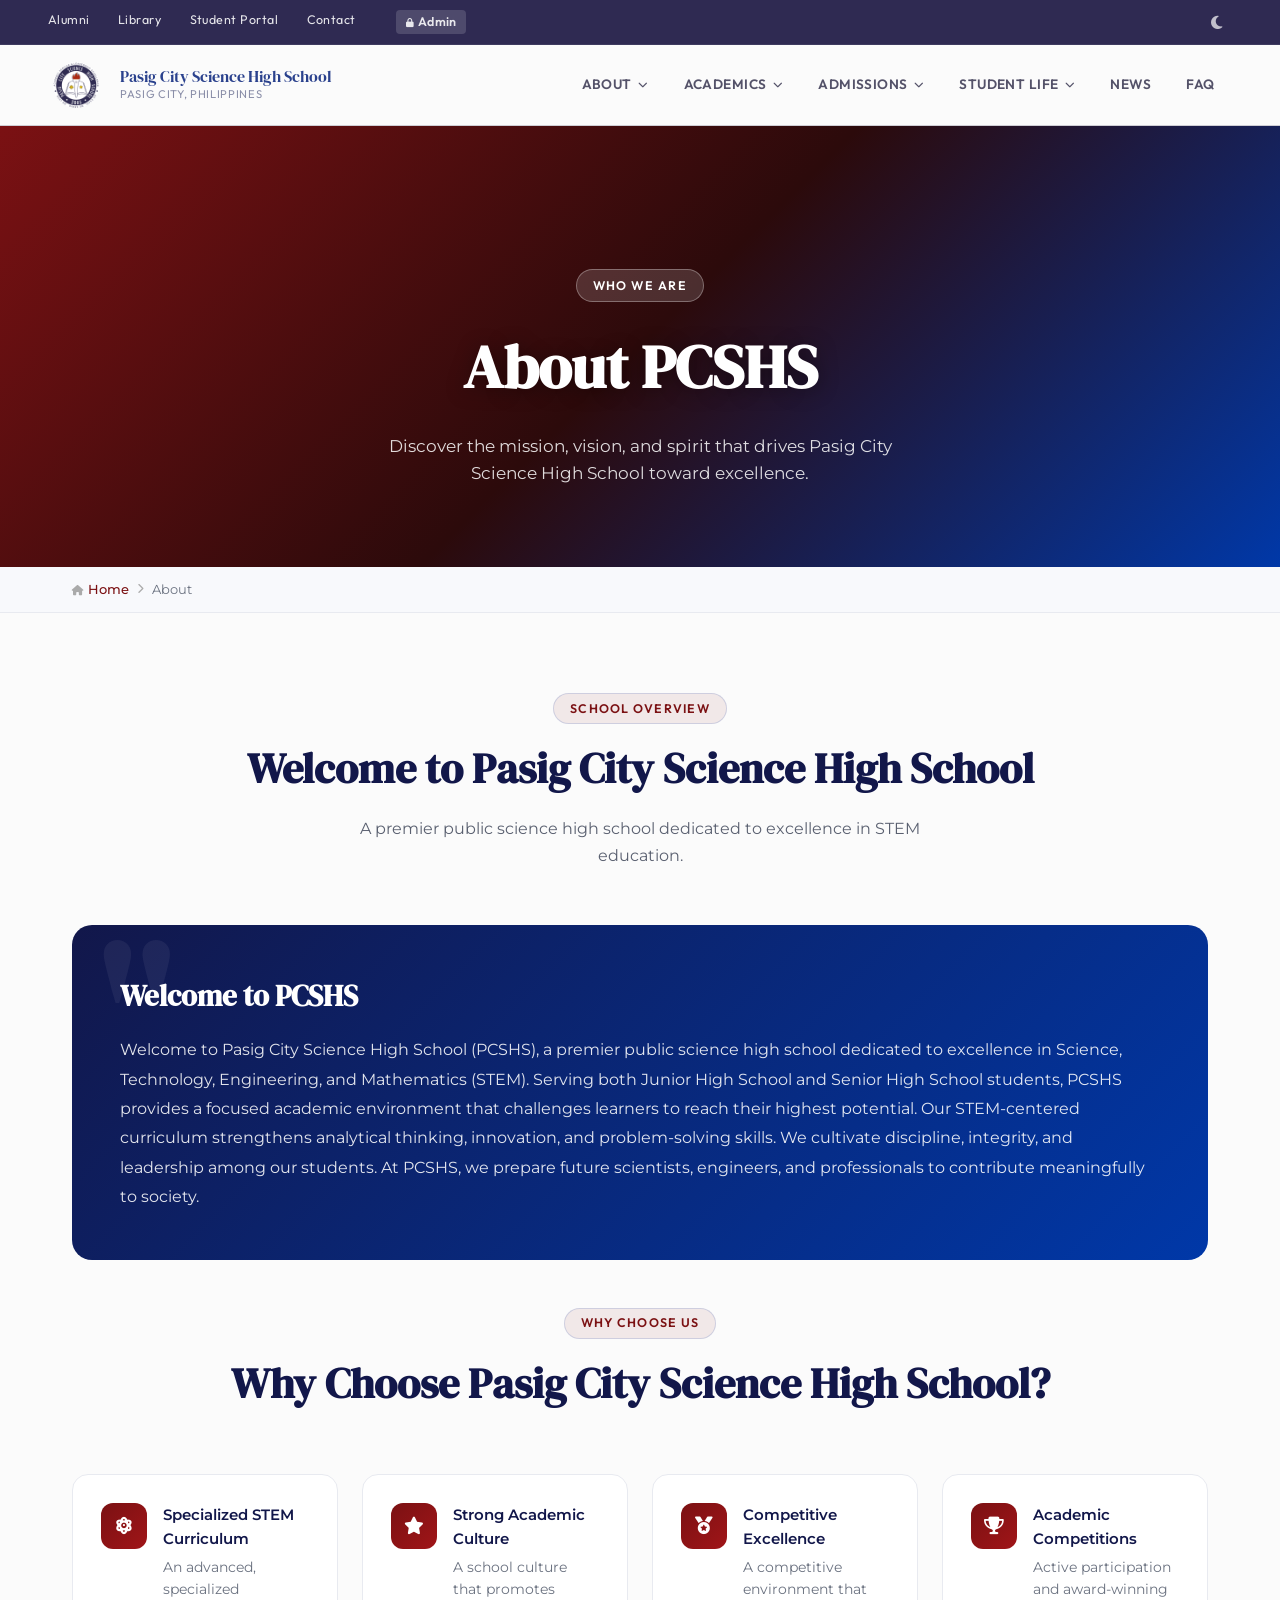
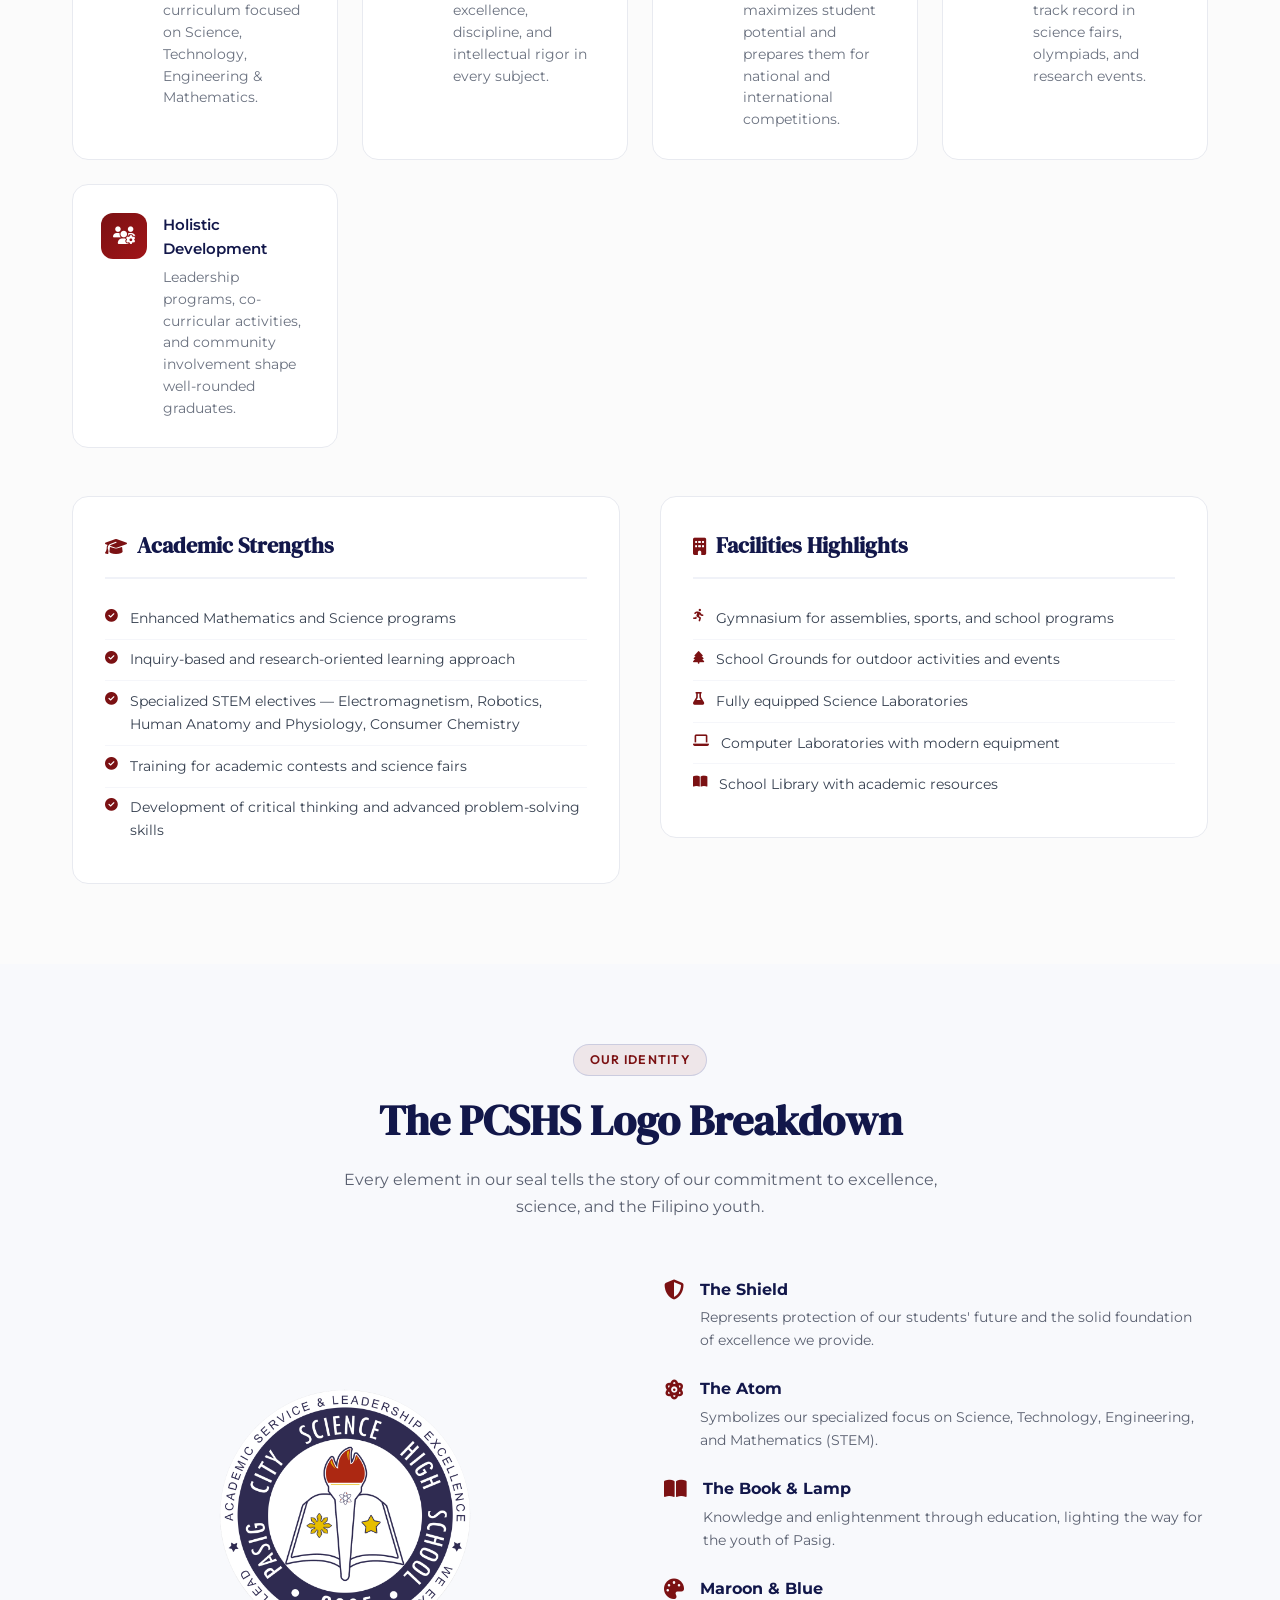
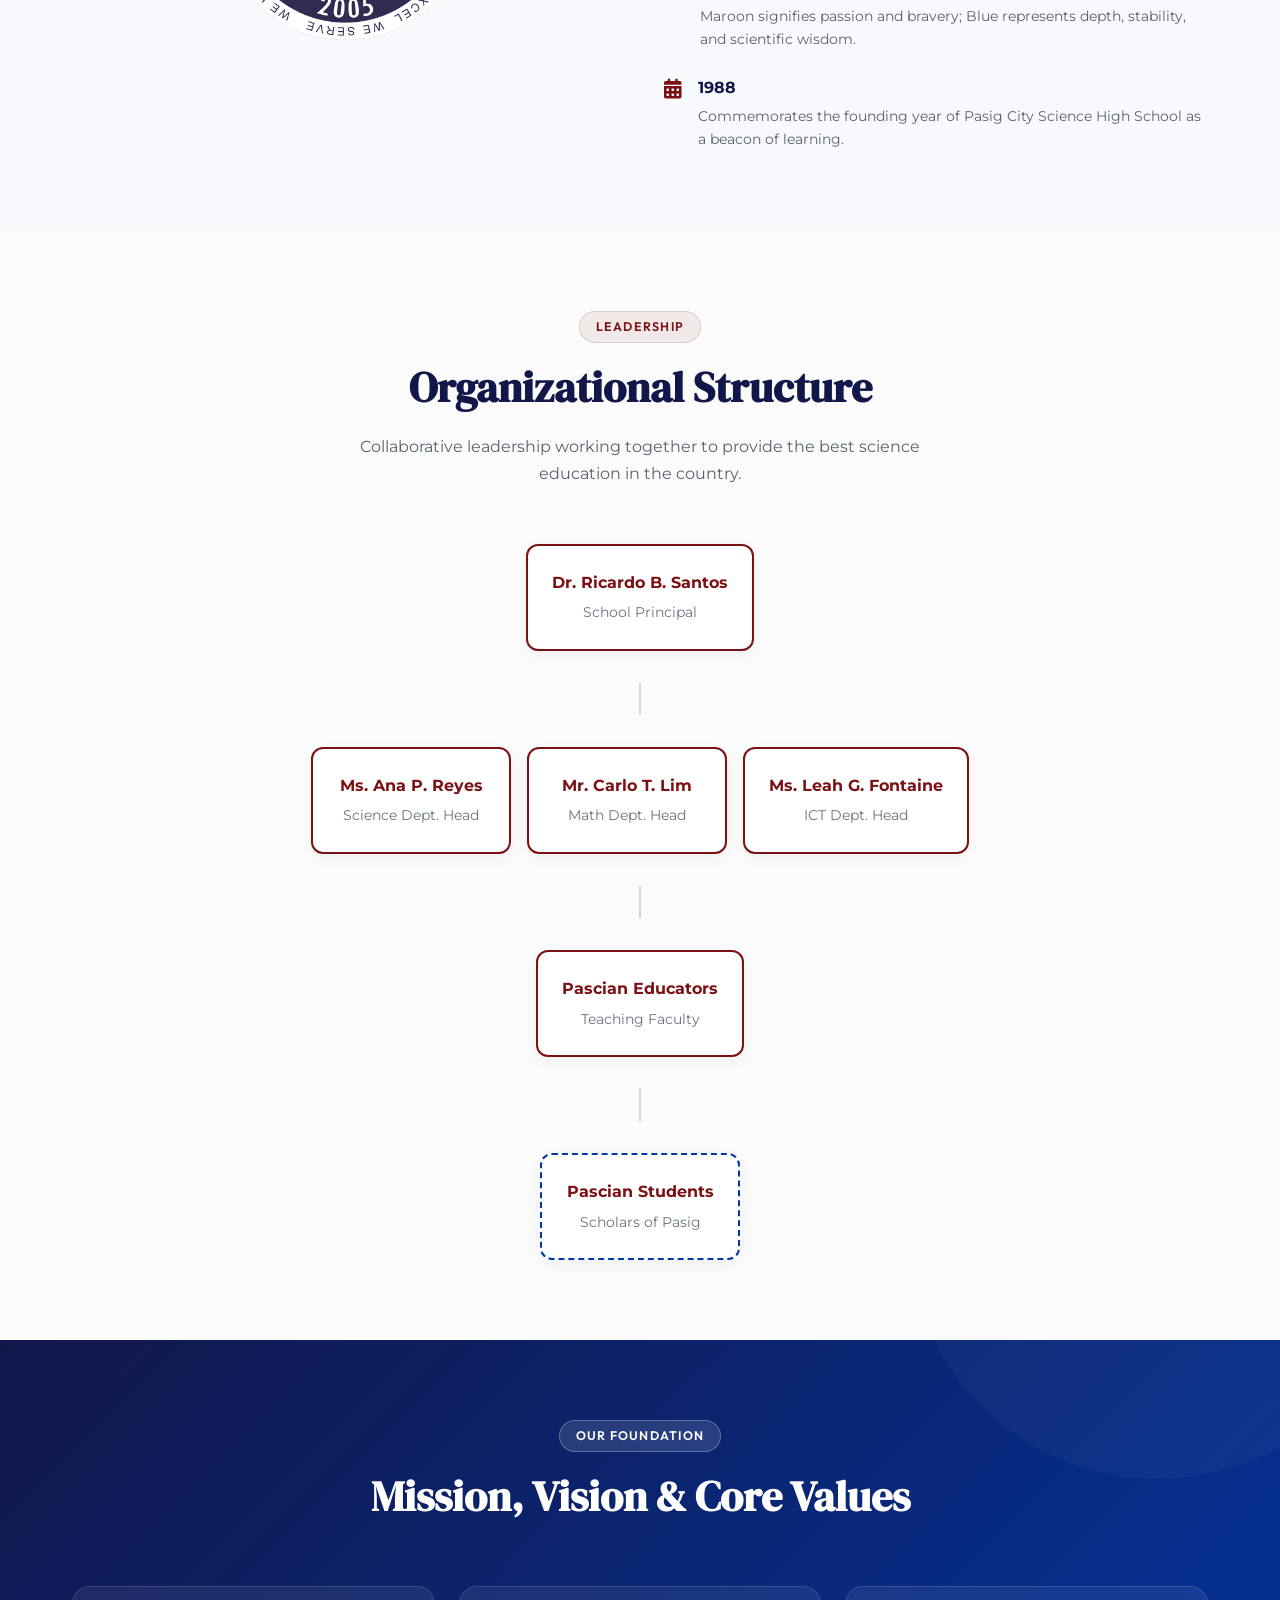
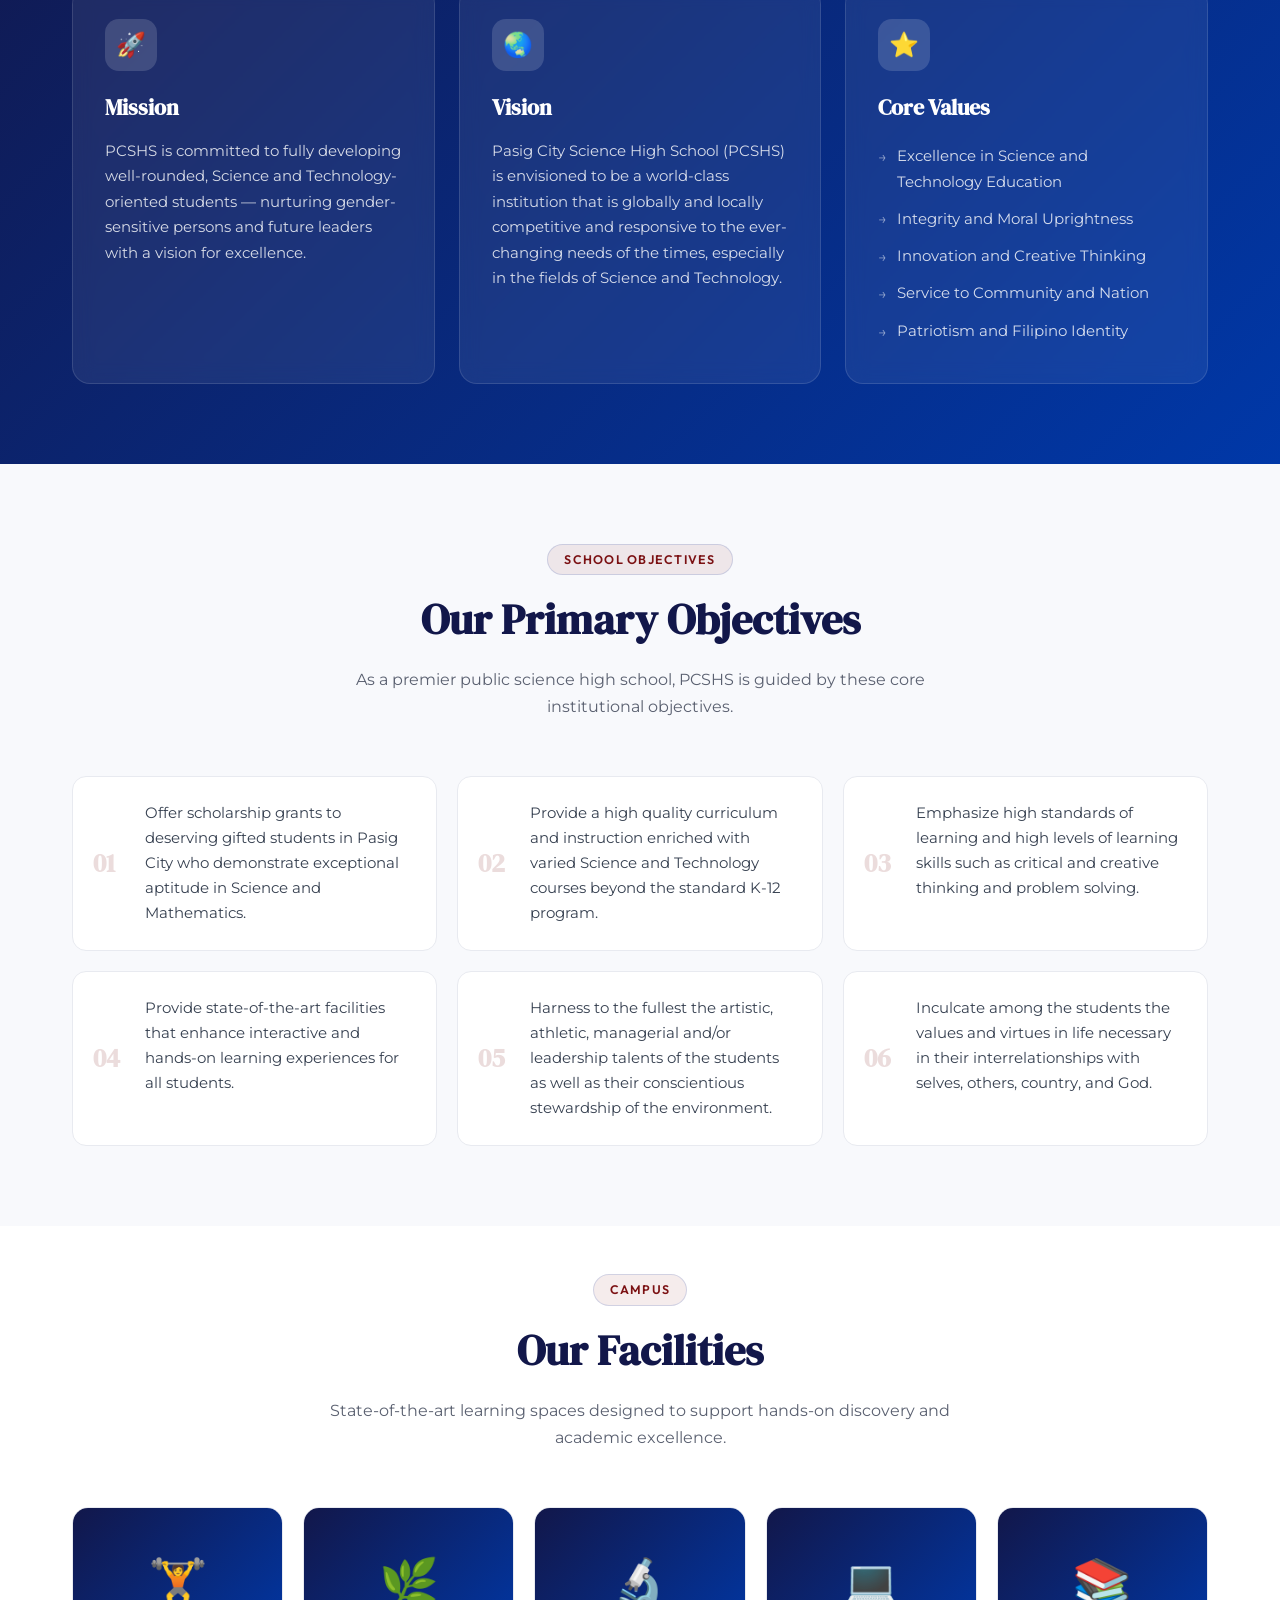
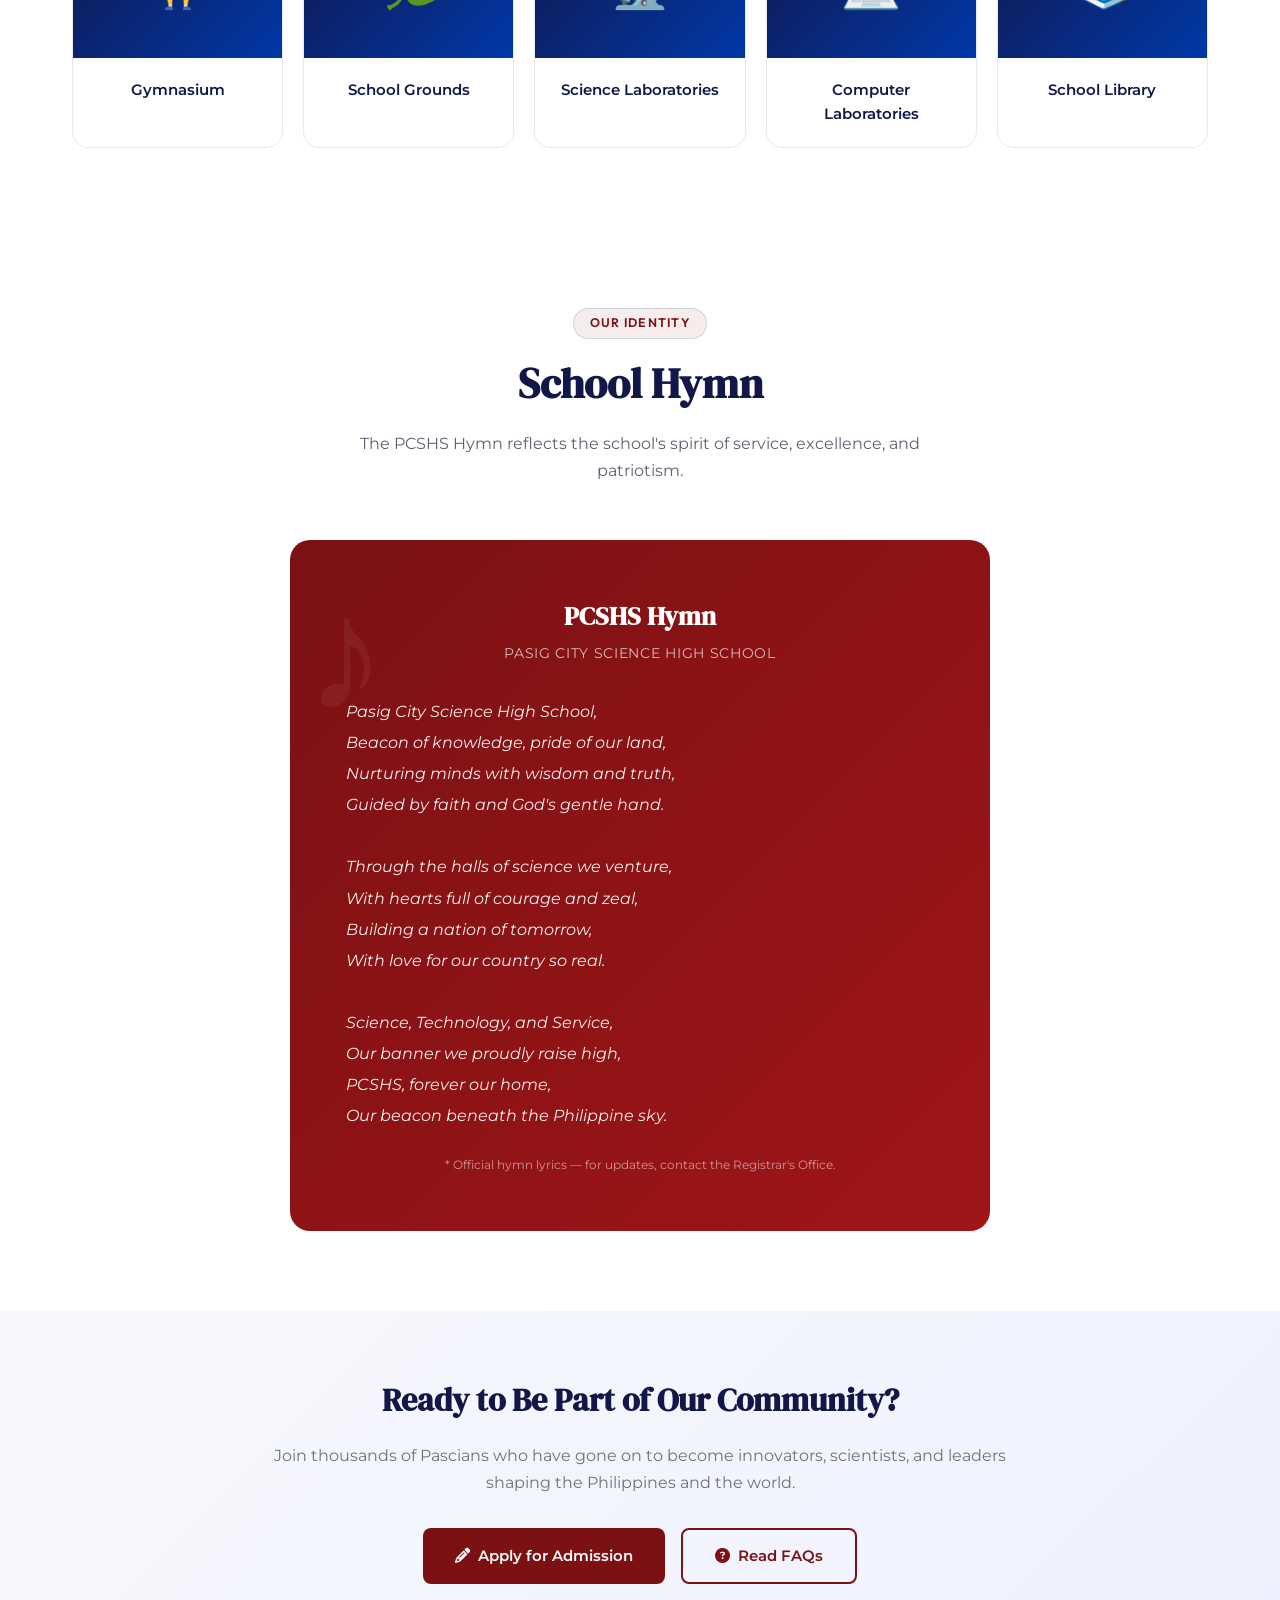
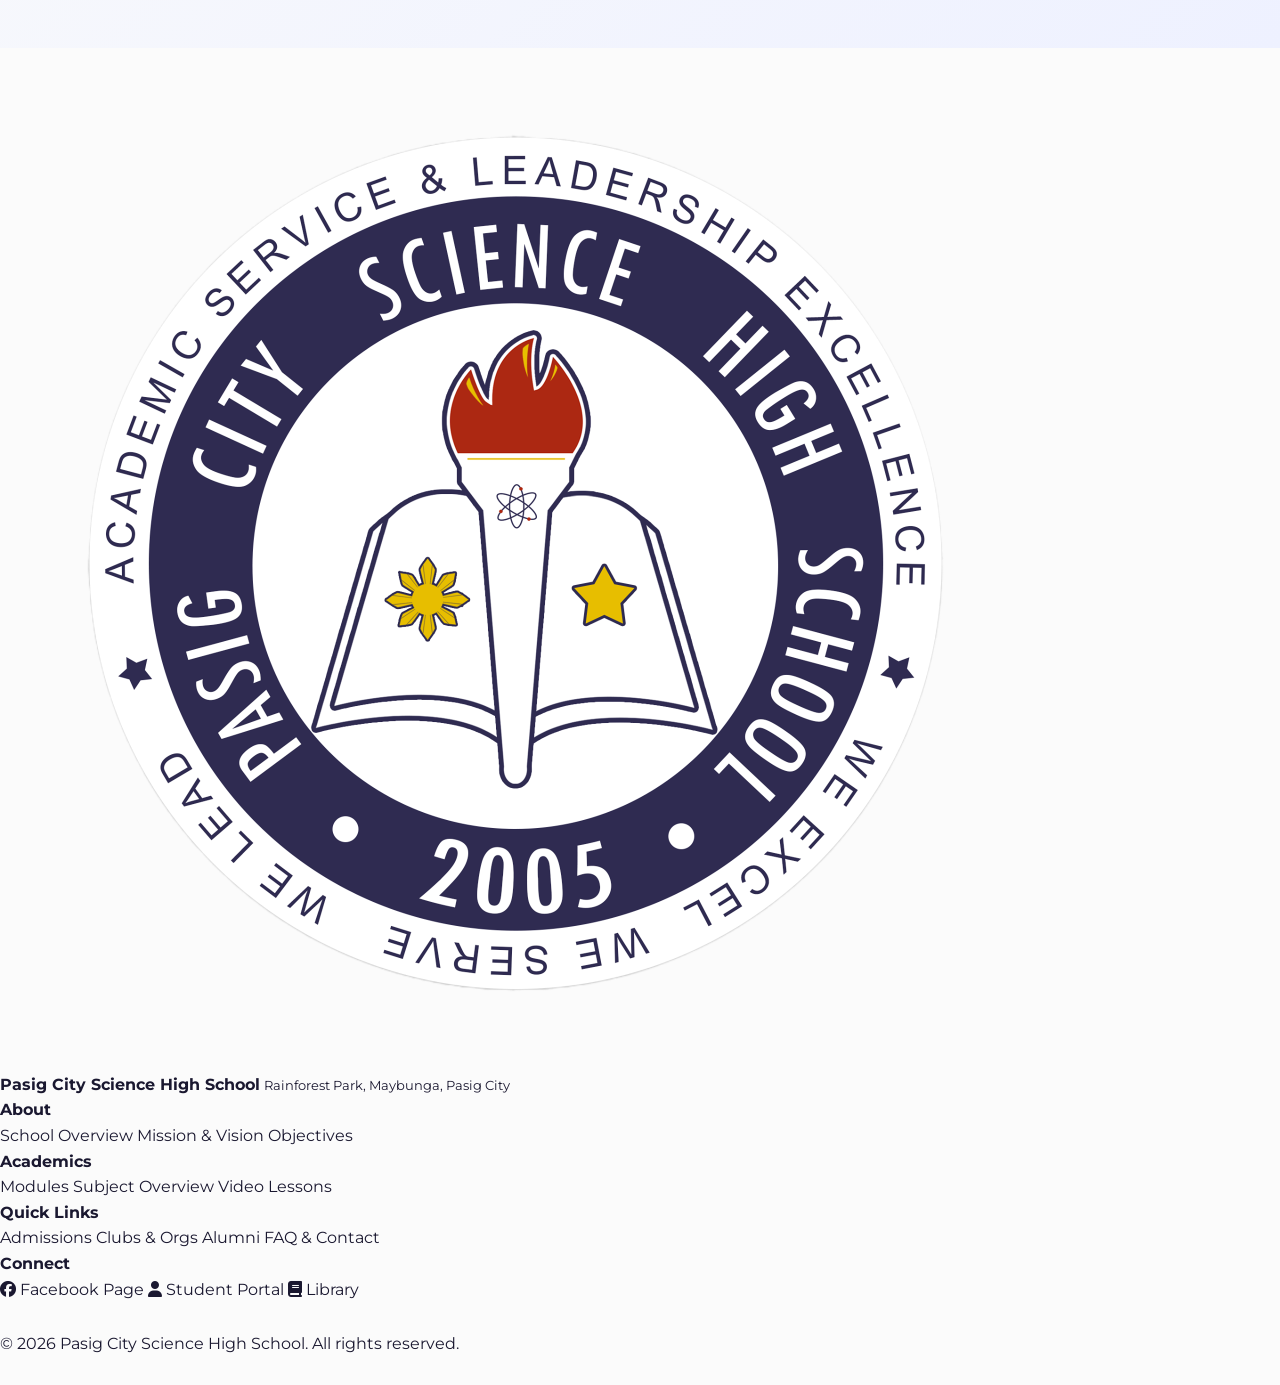
<file: about.html>
<!DOCTYPE html>
<html lang="en">

<head>
    <meta charset="UTF-8" />
    <meta name="viewport" content="width=device-width, initial-scale=1.0" />
    <meta name="description"
        content="About Pasig City Science High School — Mission, Vision, Objectives, and School Overview." />
    <title>About PCSHS | Pasig City Science High School</title>
    <link rel="preconnect" href="https://fonts.googleapis.com" />
    <link rel="preconnect" href="https://fonts.gstatic.com" crossorigin />
    <link
        href="https://fonts.googleapis.com/css2?family=DM+Serif+Display:ital@0;1&family=Inter:wght@300;400;500;600;700&family=Outfit:wght@400;500;600;700&display=swap"
        rel="stylesheet" />
    <link rel="stylesheet" href="https://cdnjs.cloudflare.com/ajax/libs/font-awesome/6.5.0/css/all.min.css" />
    <link rel="stylesheet" href="style.css" />
    <style>
        /* ===== ABOUT PAGE SPECIFIC STYLES ===== */
        .page-hero {
            background: linear-gradient(135deg, #7B1113 0%, #2c0a0b 50%, #0038A8 100%);
            padding: 9rem 0 5rem;
            text-align: center;
            position: relative;
            overflow: hidden;
        }

        .page-hero::before {
            content: '';
            position: absolute;
            inset: 0;
            background: url('https://images.unsplash.com/photo-1562774053-701939374585?w=1600&q=60') center/cover no-repeat;
            opacity: 0.12;
        }

        .page-hero-content {
            position: relative;
            z-index: 2;
        }

        .page-hero .section-tag {
            background: rgba(255, 255, 255, 0.15);
            color: #fff;
            border: 1px solid rgba(255, 255, 255, 0.3);
            padding: 0.35rem 1rem;
            border-radius: 999px;
            font-size: 0.78rem;
            font-weight: 600;
            letter-spacing: 0.12em;
            text-transform: uppercase;
            display: inline-block;
            margin-bottom: 1rem;
        }

        .page-hero h1 {
            font-family: 'DM Serif Display', serif;
            font-size: clamp(2.2rem, 5vw, 3.8rem);
            color: #fff;
            margin-bottom: 1rem;
            text-shadow: 0 2px 20px rgba(0, 0, 0, 0.4);
        }

        .page-hero p {
            color: rgba(255, 255, 255, 0.85);
            font-size: 1.08rem;
            max-width: 560px;
            margin: 0 auto;
        }

        /* Breadcrumb */
        .breadcrumb-bar {
            background: #f8f9fc;
            border-bottom: 1px solid #e8eaf0;
            padding: 0.75rem 0;
        }

        .breadcrumb-inner {
            max-width: 1200px;
            margin: 0 auto;
            padding: 0 2rem;
            display: flex;
            align-items: center;
            gap: 0.5rem;
            font-size: 0.82rem;
            color: #6B7280;
        }

        .breadcrumb-inner a {
            color: #7B1113;
            text-decoration: none;
            font-weight: 500;
        }

        .breadcrumb-inner i {
            font-size: 0.65rem;
            color: #aaa;
        }

        /* Overview Section */
        .about-page-section {
            padding: 5rem 0;
        }

        .about-page-section .container {
            max-width: 1200px;
            margin: 0 auto;
            padding: 0 2rem;
        }

        .section-intro {
            text-align: center;
            margin-bottom: 3.5rem;
        }

        .section-intro .section-tag {
            background: rgba(123, 17, 19, 0.08);
            color: #7B1113;
            padding: 0.3rem 1rem;
            border-radius: 999px;
            font-size: 0.78rem;
            font-weight: 600;
            letter-spacing: 0.1em;
            text-transform: uppercase;
            display: inline-block;
            margin-bottom: 0.75rem;
        }

        .section-intro h2 {
            font-family: 'DM Serif Display', serif;
            font-size: clamp(1.8rem, 3.5vw, 2.6rem);
            color: #12174a;
            margin-bottom: 0.75rem;
        }

        .section-intro p {
            color: #5a6070;
            max-width: 620px;
            margin: 0 auto;
            line-height: 1.7;
        }

        /* Welcome Box */
        .welcome-box {
            background: linear-gradient(135deg, #12174a 0%, #0038A8 100%);
            border-radius: 20px;
            padding: 3rem;
            color: #fff;
            margin-bottom: 3rem;
            position: relative;
            overflow: hidden;
        }

        .welcome-box::before {
            content: '"';
            position: absolute;
            top: -0.5rem;
            left: 1.5rem;
            font-family: 'DM Serif Display', serif;
            font-size: 12rem;
            color: rgba(255, 255, 255, 0.06);
            line-height: 1;
        }

        .welcome-box h3 {
            font-family: 'DM Serif Display', serif;
            font-size: 1.8rem;
            margin-bottom: 1rem;
            position: relative;
        }

        .welcome-box p {
            line-height: 1.8;
            color: rgba(255, 255, 255, 0.88);
            font-size: 1.02rem;
            position: relative;
        }

        /* Why Choose Cards */
        .why-grid {
            display: grid;
            grid-template-columns: repeat(auto-fit, minmax(240px, 1fr));
            gap: 1.5rem;
            margin-bottom: 3rem;
        }

        .why-card {
            background: #fff;
            border: 1px solid #e8eaf0;
            border-radius: 16px;
            padding: 1.75rem;
            display: flex;
            align-items: flex-start;
            gap: 1rem;
            transition: transform 0.25s, box-shadow 0.25s;
        }

        .why-card:hover {
            transform: translateY(-4px);
            box-shadow: 0 12px 30px rgba(0, 56, 168, 0.1);
        }

        .why-icon {
            width: 46px;
            height: 46px;
            border-radius: 12px;
            background: linear-gradient(135deg, #7B1113, #a01518);
            display: flex;
            align-items: center;
            justify-content: center;
            color: #fff;
            font-size: 1.1rem;
            flex-shrink: 0;
        }

        .why-card h4 {
            font-size: 0.95rem;
            font-weight: 600;
            color: #12174a;
            margin-bottom: 0.35rem;
        }

        .why-card p {
            font-size: 0.85rem;
            color: #6B7280;
            line-height: 1.6;
        }

        /* Two-column layout */
        .two-col {
            display: grid;
            grid-template-columns: 1fr 1fr;
            gap: 2.5rem;
            align-items: start;
        }

        @media (max-width: 768px) {
            .two-col {
                grid-template-columns: 1fr;
            }
        }

        /* Info Card */
        .info-card {
            background: #fff;
            border: 1px solid #e8eaf0;
            border-radius: 16px;
            padding: 2rem;
        }

        .info-card h3 {
            font-family: 'DM Serif Display', serif;
            font-size: 1.35rem;
            color: #12174a;
            margin-bottom: 1.2rem;
            padding-bottom: 0.8rem;
            border-bottom: 2px solid #f0f2f8;
            display: flex;
            align-items: center;
            gap: 0.6rem;
        }

        .info-card h3 i {
            color: #7B1113;
            font-size: 1.1rem;
        }

        .info-card ul {
            list-style: none;
            padding: 0;
        }

        .info-card ul li {
            display: flex;
            align-items: flex-start;
            gap: 0.75rem;
            padding: 0.55rem 0;
            font-size: 0.9rem;
            color: #374151;
            line-height: 1.6;
            border-bottom: 1px solid #f5f6fa;
        }

        .info-card ul li:last-child {
            border-bottom: none;
        }

        .info-card ul li i {
            color: #7B1113;
            margin-top: 0.2rem;
            font-size: 0.8rem;
            flex-shrink: 0;
        }

        .info-card p {
            color: #374151;
            line-height: 1.75;
            font-size: 0.92rem;
        }

        /* Mission Vision Section */
        .mv-page-section {
            background: linear-gradient(135deg, #12174a 0%, #0038A8 100%);
            padding: 5rem 0;
            position: relative;
            overflow: hidden;
        }

        .mv-page-section::after {
            content: '';
            position: absolute;
            top: -50%;
            right: -10%;
            width: 500px;
            height: 500px;
            border-radius: 50%;
            background: rgba(255, 255, 255, 0.03);
        }

        .mv-page-section .container {
            max-width: 1200px;
            margin: 0 auto;
            padding: 0 2rem;
            position: relative;
            z-index: 2;
        }

        .mv-page-header {
            text-align: center;
            margin-bottom: 3.5rem;
        }

        .mv-page-header .section-tag {
            background: rgba(255, 255, 255, 0.12);
            color: #fff;
            border: 1px solid rgba(255, 255, 255, 0.25);
            padding: 0.3rem 1rem;
            border-radius: 999px;
            font-size: 0.78rem;
            font-weight: 600;
            letter-spacing: 0.1em;
            text-transform: uppercase;
            display: inline-block;
            margin-bottom: 0.75rem;
        }

        .mv-page-header h2 {
            font-family: 'DM Serif Display', serif;
            font-size: clamp(1.8rem, 3.5vw, 2.6rem);
            color: #fff;
        }

        .mv-page-grid {
            display: grid;
            grid-template-columns: repeat(auto-fit, minmax(280px, 1fr));
            gap: 1.5rem;
        }

        .mv-page-card {
            background: rgba(255, 255, 255, 0.07);
            border: 1px solid rgba(255, 255, 255, 0.12);
            border-radius: 18px;
            padding: 2rem;
            backdrop-filter: blur(10px);
            transition: background 0.3s;
        }

        .mv-page-card:hover {
            background: rgba(255, 255, 255, 0.12);
        }

        .mv-page-card .mv-badge {
            width: 52px;
            height: 52px;
            border-radius: 14px;
            background: rgba(255, 255, 255, 0.15);
            display: flex;
            align-items: center;
            justify-content: center;
            font-size: 1.5rem;
            margin-bottom: 1.2rem;
        }

        .mv-page-card h3 {
            font-family: 'DM Serif Display', serif;
            font-size: 1.35rem;
            color: #fff;
            margin-bottom: 0.85rem;
        }

        .mv-page-card p,
        .mv-page-card li {
            color: rgba(255, 255, 255, 0.82);
            line-height: 1.75;
            font-size: 0.91rem;
        }

        .mv-page-card ul {
            list-style: none;
            padding: 0;
        }

        .mv-page-card ul li {
            display: flex;
            gap: 0.6rem;
            padding: 0.35rem 0;
            align-items: flex-start;
        }

        .mv-page-card ul li::before {
            content: '→';
            color: rgba(255, 255, 255, 0.5);
            flex-shrink: 0;
            margin-top: 0.05rem;
        }

        /* All objectives */
        .objectives-section {
            padding: 5rem 0;
            background: #f8f9fc;
        }

        .objectives-section .container {
            max-width: 1200px;
            margin: 0 auto;
            padding: 0 2rem;
        }

        .objectives-list {
            counter-reset: obj;
            list-style: none;
            padding: 0;
            display: grid;
            grid-template-columns: repeat(auto-fit, minmax(320px, 1fr));
            gap: 1.25rem;
            margin-top: 2.5rem;
        }

        .objectives-list li {
            counter-increment: obj;
            background: #fff;
            border: 1px solid #e8eaf0;
            border-radius: 14px;
            padding: 1.5rem 1.5rem 1.5rem 4.5rem;
            position: relative;
            color: #374151;
            font-size: 0.92rem;
            line-height: 1.7;
            transition: box-shadow 0.25s;
        }

        .objectives-list li:hover {
            box-shadow: 0 6px 20px rgba(0, 56, 168, 0.08);
        }

        .objectives-list li::before {
            content: counter(obj, decimal-leading-zero);
            position: absolute;
            left: 1.25rem;
            top: 50%;
            transform: translateY(-50%);
            font-size: 1.6rem;
            font-weight: 700;
            color: rgba(123, 17, 19, 0.15);
            font-family: 'DM Serif Display', serif;
        }

        /* Facilities */
        .facilities-grid {
            display: grid;
            grid-template-columns: repeat(auto-fit, minmax(200px, 1fr));
            gap: 1.25rem;
            margin-top: 2.5rem;
        }

        .facility-card {
            background: #fff;
            border: 1px solid #e8eaf0;
            border-radius: 16px;
            overflow: hidden;
            transition: transform 0.25s, box-shadow 0.25s;
            text-align: center;
        }

        .facility-card:hover {
            transform: translateY(-5px);
            box-shadow: 0 14px 35px rgba(0, 0, 0, 0.1);
        }

        .facility-img {
            height: 150px;
            background: linear-gradient(135deg, #12174a, #0038A8);
            display: flex;
            align-items: center;
            justify-content: center;
            font-size: 3rem;
        }

        .facility-body {
            padding: 1.25rem;
        }

        .facility-body h4 {
            font-size: 0.95rem;
            font-weight: 600;
            color: #12174a;
        }

        /* Hymn Section */
        .hymn-section {
            padding: 5rem 0;
            background: #fff;
        }

        .hymn-section .container {
            max-width: 1200px;
            margin: 0 auto;
            padding: 0 2rem;
        }

        .hymn-box {
            background: linear-gradient(135deg, #7B1113 0%, #a01518 100%);
            border-radius: 20px;
            padding: 3.5rem;
            text-align: center;
            color: #fff;
            max-width: 700px;
            margin: 2.5rem auto 0;
            position: relative;
            overflow: hidden;
        }

        .hymn-box::before {
            content: '♪';
            position: absolute;
            top: -1rem;
            left: 1rem;
            font-size: 10rem;
            opacity: 0.06;
        }

        .hymn-box h3 {
            font-family: 'DM Serif Display', serif;
            font-size: 1.6rem;
            margin-bottom: 0.35rem;
        }

        .hymn-box .hymn-subtitle {
            font-size: 0.85rem;
            opacity: 0.7;
            margin-bottom: 2rem;
            letter-spacing: 0.05em;
            text-transform: uppercase;
        }

        .hymn-verse {
            font-style: italic;
            line-height: 2;
            font-size: 0.97rem;
            opacity: 0.92;
            position: relative;
            text-align: left;
        }

        .hymn-box .hymn-note {
            margin-top: 1.5rem;
            font-size: 0.78rem;
            opacity: 0.55;
            font-style: normal;
        }

        /* CTA */
        .about-cta {
            background: linear-gradient(135deg, #f8f9fc 0%, #eef1ff 100%);
            padding: 4rem 0;
            text-align: center;
        }

        .about-cta .container {
            max-width: 800px;
            margin: 0 auto;
            padding: 0 2rem;
        }

        .about-cta h2 {
            font-family: 'DM Serif Display', serif;
            font-size: 2rem;
            color: #12174a;
            margin-bottom: 1rem;
        }

        .about-cta p {
            color: #6B7280;
            margin-bottom: 2rem;
            line-height: 1.7;
        }

        .cta-btns {
            display: flex;
            gap: 1rem;
            justify-content: center;
            flex-wrap: wrap;
        }

        .btn-maroon-solid {
            background: #7B1113;
            color: #fff;
            padding: 0.85rem 2rem;
            border-radius: 8px;
            text-decoration: none;
            font-weight: 600;
            font-size: 0.95rem;
            transition: background 0.2s, transform 0.2s;
            display: inline-flex;
            align-items: center;
            gap: 0.5rem;
        }

        .btn-maroon-solid:hover {
            background: #9a1519;
            transform: translateY(-2px);
        }

        .btn-outline-maroon {
            background: transparent;
            color: #7B1113;
            padding: 0.85rem 2rem;
            border-radius: 8px;
            text-decoration: none;
            font-weight: 600;
            font-size: 0.95rem;
            border: 2px solid #7B1113;
            transition: all 0.2s;
            display: inline-flex;
            align-items: center;
            gap: 0.5rem;
        }

        .btn-outline-maroon:hover {
            background: #7B1113;
            color: #fff;
        }

        /* Dark mode */
        body.dark-mode .breadcrumb-bar {
            background: #1a1f3c;
            border-color: #2a3060;
        }

        body.dark-mode .breadcrumb-inner {
            color: #aaa;
        }

        body.dark-mode .why-card,
        body.dark-mode .info-card {
            background: #1e2447;
            border-color: #2a3060;
        }

        body.dark-mode .why-card h4,
        body.dark-mode .info-card h3 {
            color: #e0e6ff;
        }

        body.dark-mode .why-card p,
        body.dark-mode .info-card p,
        body.dark-mode .info-card ul li {
            color: #9aa5cc;
        }

        body.dark-mode .section-intro h2 {
            color: #e0e6ff;
        }

        body.dark-mode .section-intro p {
            color: #9aa5cc;
        }

        body.dark-mode .objectives-section {
            background: #141830;
        }

        body.dark-mode .objectives-list li {
            background: #1e2447;
            border-color: #2a3060;
            color: #9aa5cc;
        }

        body.dark-mode .facility-card {
            background: #1e2447;
            border-color: #2a3060;
        }

        body.dark-mode .facility-body h4 {
            color: #e0e6ff;
        }

        body.dark-mode .about-cta {
            background: #141830;
        }

        body.dark-mode .about-cta h2 {
            color: #e0e6ff;
        }

        body.dark-mode .about-cta p {
            color: #9aa5cc;
        }

        /* Logo Breakdown Styles */
        .logo-breakdown-grid {
            display: grid;
            grid-template-columns: 1fr 1fr;
            gap: 3rem;
            align-items: center;
            margin-top: 3rem;
        }
        .logo-main-img {
            max-width: 300px;
            margin: 0 auto;
            display: block;
        }
        .logo-parts {
            display: grid;
            gap: 1.5rem;
        }
        .logo-part {
            display: flex;
            gap: 1rem;
            align-items: flex-start;
        }
        .logo-part-icon {
            color: #7B1113;
            font-size: 1.25rem;
            margin-top: 0.2rem;
        }
        .logo-part h4 {
            color: #12174a;
            margin-bottom: 0.25rem;
        }
        .logo-part p {
            font-size: 0.9rem;
            color: #5a6070;
            line-height: 1.6;
        }

        /* Org Structure Styles */
        .org-chart {
            display: flex;
            flex-direction: column;
            align-items: center;
            gap: 2rem;
            margin-top: 3rem;
        }
        .org-level {
            display: flex;
            gap: 1rem;
            justify-content: center;
            flex-wrap: wrap;
        }
        .org-node {
            background: #fff;
            border: 2px solid #7B1113;
            border-radius: 12px;
            padding: 1.5rem;
            text-align: center;
            min-width: 200px;
            box-shadow: 0 4px 15px rgba(0,0,0,0.05);
        }
        .org-node strong {
            display: block;
            color: #7B1113;
            margin-bottom: 0.25rem;
        }
        .org-node span {
            font-size: 0.85rem;
            color: #6B7280;
        }
        .org-line {
            width: 2px;
            height: 2rem;
            background: #cbd5e1;
        }

        @media (max-width: 768px) {
            .logo-breakdown-grid {
                grid-template-columns: 1fr;
            }
        }
    </style>
</head>

<body>

    
    <div class="utility-bar" id="utilityBar">
        <div class="utility-inner">
            <div class="utility-links">
                <a href="alumni.html">Alumni</a>
                <a href="library.html">Library</a>
                <a href="portal.html">Student Portal</a>
                <a href="faq.html">Contact</a>
                <a href="admin.html"
                    style="margin-left:0.75rem;padding:0.15rem 0.6rem;background:rgba(255,255,255,0.15);border-radius:4px;font-weight:600;letter-spacing:0.03em;"
                    title="Staff / Admin Login"><i class="fas fa-lock"
                        style="margin-right:4px;font-size:0.7em;"></i>Admin</a>
            </div>
            <div class="utility-right">
                <button class="theme-toggle" id="themeToggle" onclick="toggleTheme()" title="Toggle dark mode">
                    <i class="fas fa-moon"></i>
                </button>
            </div>
        </div>
    </div>

    
    <header class="main-header" id="mainHeader">
        <div class="header-inner">
            <a href="index.html" class="logo-wrap">
                <img src="pcshs_logo.png"
                    onerror="this.src='https://via.placeholder.com/60x60/7B1113/FFFFFF?text=PCSHS'" alt="PCSHS Logo"
                    class="logo-img" />
                <div class="logo-text">
                    <span class="logo-main">Pasig City Science High School</span>
                    <span class="logo-sub">Pasig City, Philippines</span>
                </div>
            </a>
            <nav class="main-nav" id="mainNav">
                <ul>
                    <li class="has-dropdown">
                        <a href="about.html">About <i class="fas fa-chevron-down"></i></a>
                        <div class="dropdown">
                            <a href="about.html#overview"><i class="fas fa-school"></i> Our School</a>
                            <a href="about.html#logo"><i class="fas fa-circle-info"></i> Logo Symbols</a>
                            <a href="about.html#org"><i class="fas fa-sitemap"></i> Org Structure</a>
                            <a href="about.html#mission"><i class="fas fa-bullseye"></i> Mission & Vision</a>
                            <a href="about.html#objectives"><i class="fas fa-list-check"></i> Objectives</a>
                            <a href="about.html#hymn"><i class="fas fa-music"></i> School Hymn</a>
                        </div>
                    </li>
                    <li class="has-dropdown">
                        <a href="index.html#academics">Academics <i class="fas fa-chevron-down"></i></a>
                        <div class="dropdown">
                            <a href="resources.html"><i class="fas fa-book-open"></i> Resources & Modules</a>
                            <a href="resources.html#subjects"><i class="fas fa-flask"></i> Subject Overview</a>
                            <a href="resources.html#videos"><i class="fas fa-video"></i> Video Lessons</a>
                        </div>
                    </li>
                    <li class="has-dropdown">
                        <a href="admissions.html">Admissions <i class="fas fa-chevron-down"></i></a>
                        <div class="dropdown">
                            <a href="admissions.html#overview"><i class="fas fa-info-circle"></i> Overview</a>
                            <a href="admissions.html#steps"><i class="fas fa-list-ol"></i> Application Steps</a>
                            <a href="admissions.html#requirements"><i class="fas fa-file-alt"></i> Requirements</a>
                            <a href="enroll.html"><i class="fas fa-pencil-alt"></i> Apply Online</a>
                        </div>
                    </li>
                    <li class="has-dropdown">
                        <a href="index.html#life">Student Life <i class="fas fa-chevron-down"></i></a>
                        <div class="dropdown">
                            <a href="clubs.html"><i class="fas fa-users"></i> Clubs & Orgs</a>
                            <a href="achievers.html"><i class="fas fa-trophy"></i> Pascian Achievers</a>
                            <a href="alumni.html"><i class="fas fa-graduation-cap"></i> Alumni</a>
                        </div>
                    </li>
                    <li><a href="news.html">News</a></li>
                    <li><a href="faq.html">FAQ</a></li>
                </ul>
            </nav>
            <button class="hamburger" id="hamburger" onclick="toggleMobileNav()" aria-label="Menu">
                <span></span><span></span><span></span>
            </button>
        </div>
    </header>

    
    <section class="page-hero">
        <div class="page-hero-content">
            <span class="section-tag">Who We Are</span>
            <h1>About PCSHS</h1>
            <p>Discover the mission, vision, and spirit that drives Pasig City Science High School toward excellence.
            </p>
        </div>
    </section>

    
    <div class="breadcrumb-bar">
        <div class="breadcrumb-inner">
            <a href="index.html"><i class="fas fa-home"></i> Home</a>
            <i class="fas fa-chevron-right"></i>
            <span>About</span>
        </div>
    </div>

    
    <section class="about-page-section" id="overview">
        <div class="container">

            <div class="section-intro">
                <span class="section-tag">School Overview</span>
                <h2>Welcome to Pasig City Science High School</h2>
                <p>A premier public science high school dedicated to excellence in STEM education.</p>
            </div>

            <div class="welcome-box">
                <h3>Welcome to PCSHS</h3>
                <p>
                    Welcome to Pasig City Science High School (PCSHS), a premier public science high school dedicated to
                    excellence in Science, Technology, Engineering, and Mathematics (STEM). Serving both Junior High
                    School
                    and Senior High School students, PCSHS provides a focused academic environment that challenges
                    learners to
                    reach their highest potential. Our STEM-centered curriculum strengthens analytical thinking,
                    innovation,
                    and problem-solving skills. We cultivate discipline, integrity, and leadership among our students.
                    At
                    PCSHS, we prepare future scientists, engineers, and professionals to contribute meaningfully to
                    society.
                </p>
            </div>

            
            <div class="section-intro" style="margin-top: 3rem;">
                <span class="section-tag">Why Choose Us</span>
                <h2>Why Choose Pasig City Science High School?</h2>
            </div>

            <div class="why-grid">
                <div class="why-card">
                    <div class="why-icon"><i class="fas fa-atom"></i></div>
                    <div>
                        <h4>Specialized STEM Curriculum</h4>
                        <p>An advanced, specialized curriculum focused on Science, Technology, Engineering &
                            Mathematics.</p>
                    </div>
                </div>
                <div class="why-card">
                    <div class="why-icon"><i class="fas fa-star"></i></div>
                    <div>
                        <h4>Strong Academic Culture</h4>
                        <p>A school culture that promotes excellence, discipline, and intellectual rigor in every
                            subject.</p>
                    </div>
                </div>
                <div class="why-card">
                    <div class="why-icon"><i class="fas fa-medal"></i></div>
                    <div>
                        <h4>Competitive Excellence</h4>
                        <p>A competitive environment that maximizes student potential and prepares them for national and
                            international competitions.</p>
                    </div>
                </div>
                <div class="why-card">
                    <div class="why-icon"><i class="fas fa-trophy"></i></div>
                    <div>
                        <h4>Academic Competitions</h4>
                        <p>Active participation and award-winning track record in science fairs, olympiads, and research
                            events.</p>
                    </div>
                </div>
                <div class="why-card">
                    <div class="why-icon"><i class="fas fa-users-cog"></i></div>
                    <div>
                        <h4>Holistic Development</h4>
                        <p>Leadership programs, co-curricular activities, and community involvement shape well-rounded
                            graduates.</p>
                    </div>
                </div>
            </div>

            
            <div class="two-col">
                <div class="info-card">
                    <h3><i class="fas fa-graduation-cap"></i> Academic Strengths</h3>
                    <ul>
                        <li><i class="fas fa-check-circle"></i> Enhanced Mathematics and Science programs</li>
                        <li><i class="fas fa-check-circle"></i> Inquiry-based and research-oriented learning approach
                        </li>
                        <li><i class="fas fa-check-circle"></i> Specialized STEM electives — Electromagnetism, Robotics,
                            Human Anatomy and Physiology, Consumer Chemistry</li>
                        <li><i class="fas fa-check-circle"></i> Training for academic contests and science fairs</li>
                        <li><i class="fas fa-check-circle"></i> Development of critical thinking and advanced
                            problem-solving skills</li>
                    </ul>
                </div>
                <div class="info-card">
                    <h3><i class="fas fa-building"></i> Facilities Highlights</h3>
                    <ul>
                        <li><i class="fas fa-running"></i> Gymnasium for assemblies, sports, and school programs</li>
                        <li><i class="fas fa-tree"></i> School Grounds for outdoor activities and events</li>
                        <li><i class="fas fa-flask"></i> Fully equipped Science Laboratories</li>
                        <li><i class="fas fa-laptop"></i> Computer Laboratories with modern equipment</li>
                        <li><i class="fas fa-book-open"></i> School Library with academic resources</li>
                    </ul>
                </div>
            </div>

            </div>

        </div>
    </section>

    
    <section class="about-page-section" id="logo" style="background: #f8f9fc;">
        <div class="container">
            <div class="section-intro">
                <span class="section-tag">Our Identity</span>
                <h2>The PCSHS Logo Breakdown</h2>
                <p>Every element in our seal tells the story of our commitment to excellence, science, and the Filipino youth.</p>
            </div>
            
            <div class="logo-breakdown-grid">
                <div>
                    <img src="pcshs_logo.png" onerror="this.src='https://via.placeholder.com/300x300/7B1113/FFFFFF?text=PCSHS+LOGO'" alt="PCSHS Logo" class="logo-main-img" />
                </div>
                <div class="logo-parts">
                    <div class="logo-part">
                        <i class="fas fa-shield-halved logo-part-icon"></i>
                        <div>
                            <h4>The Shield</h4>
                            <p>Represents protection of our students' future and the solid foundation of excellence we provide.</p>
                        </div>
                    </div>
                    <div class="logo-part">
                        <i class="fas fa-atom logo-part-icon"></i>
                        <div>
                            <h4>The Atom</h4>
                            <p>Symbolizes our specialized focus on Science, Technology, Engineering, and Mathematics (STEM).</p>
                        </div>
                    </div>
                    <div class="logo-part">
                        <i class="fas fa-book-open logo-part-icon"></i>
                        <div>
                            <h4>The Book & Lamp</h4>
                            <p>Knowledge and enlightenment through education, lighting the way for the youth of Pasig.</p>
                        </div>
                    </div>
                    <div class="logo-part">
                        <i class="fas fa-palette logo-part-icon"></i>
                        <div>
                            <h4>Maroon & Blue</h4>
                            <p>Maroon signifies passion and bravery; Blue represents depth, stability, and scientific wisdom.</p>
                        </div>
                    </div>
                    <div class="logo-part">
                        <i class="fas fa-calendar-days logo-part-icon"></i>
                        <div>
                            <h4>1988</h4>
                            <p>Commemorates the founding year of Pasig City Science High School as a beacon of learning.</p>
                        </div>
                    </div>
                </div>
            </div>
        </div>
    </section>

    
    <section class="about-page-section" id="org">
        <div class="container">
            <div class="section-intro">
                <span class="section-tag">Leadership</span>
                <h2>Organizational Structure</h2>
                <p>Collaborative leadership working together to provide the best science education in the country.</p>
            </div>

            <div class="org-chart">
                <div class="org-node">
                    <strong>Dr. Ricardo B. Santos</strong>
                    <span>School Principal</span>
                </div>
                <div class="org-line"></div>
                <div class="org-level">
                    <div class="org-node">
                        <strong>Ms. Ana P. Reyes</strong>
                        <span>Science Dept. Head</span>
                    </div>
                    <div class="org-node">
                        <strong>Mr. Carlo T. Lim</strong>
                        <span>Math Dept. Head</span>
                    </div>
                    <div class="org-node">
                        <strong>Ms. Leah G. Fontaine</strong>
                        <span>ICT Dept. Head</span>
                    </div>
                </div>
                <div class="org-line"></div>
                <div class="org-node">
                    <strong>Pascian Educators</strong>
                    <span>Teaching Faculty</span>
                </div>
                <div class="org-line"></div>
                <div class="org-node" style="border-style: dashed; border-color: #0038A8;">
                    <strong>Pascian Students</strong>
                    <span>Scholars of Pasig</span>
                </div>
            </div>
        </div>
    </section>

    
    <section class="mv-page-section" id="mission">
        <div class="container">
            <div class="mv-page-header">
                <span class="section-tag">Our Foundation</span>
                <h2>Mission, Vision & Core Values</h2>
            </div>
            <div class="mv-page-grid">
                <div class="mv-page-card">
                    <div class="mv-badge">🚀</div>
                    <h3>Mission</h3>
                    <p>PCSHS is committed to fully developing well-rounded, Science and Technology-oriented students —
                        nurturing gender-sensitive persons and future leaders with a vision for excellence.</p>
                </div>
                <div class="mv-page-card">
                    <div class="mv-badge">🌏</div>
                    <h3>Vision</h3>
                    <p>Pasig City Science High School (PCSHS) is envisioned to be a world-class institution that is
                        globally and locally competitive and responsive to the ever-changing needs of the times,
                        especially
                        in the fields of Science and Technology.</p>
                </div>
                <div class="mv-page-card">
                    <div class="mv-badge">⭐</div>
                    <h3>Core Values</h3>
                    <ul>
                        <li>Excellence in Science and Technology Education</li>
                        <li>Integrity and Moral Uprightness</li>
                        <li>Innovation and Creative Thinking</li>
                        <li>Service to Community and Nation</li>
                        <li>Patriotism and Filipino Identity</li>
                    </ul>
                </div>
            </div>
        </div>
    </section>

    
    <section class="objectives-section" id="objectives">
        <div class="container">
            <div class="section-intro">
                <span class="section-tag">School Objectives</span>
                <h2>Our Primary Objectives</h2>
                <p>As a premier public science high school, PCSHS is guided by these core institutional objectives.</p>
            </div>
            <ol class="objectives-list">
                <li>Offer scholarship grants to deserving gifted students in Pasig City who demonstrate exceptional
                    aptitude in Science and Mathematics.</li>
                <li>Provide a high quality curriculum and instruction enriched with varied Science and Technology
                    courses beyond the standard K-12 program.</li>
                <li>Emphasize high standards of learning and high levels of learning skills such as critical and
                    creative thinking and problem solving.</li>
                <li>Provide state-of-the-art facilities that enhance interactive and hands-on learning experiences for
                    all students.</li>
                <li>Harness to the fullest the artistic, athletic, managerial and/or leadership talents of the students
                    as well as their conscientious stewardship of the environment.</li>
                <li>Inculcate among the students the values and virtues in life necessary in their interrelationships
                    with selves, others, country, and God.</li>
            </ol>
        </div>
    </section>

    
    <section class="about-page-section" style="padding-top: 3rem; padding-bottom: 5rem; background: #fff;">
        <div class="container">
            <div class="section-intro">
                <span class="section-tag">Campus</span>
                <h2>Our Facilities</h2>
                <p>State-of-the-art learning spaces designed to support hands-on discovery and academic excellence.</p>
            </div>
            <div class="facilities-grid">
                <div class="facility-card">
                    <div class="facility-img">🏋️</div>
                    <div class="facility-body">
                        <h4>Gymnasium</h4>
                    </div>
                </div>
                <div class="facility-card">
                    <div class="facility-img">🌿</div>
                    <div class="facility-body">
                        <h4>School Grounds</h4>
                    </div>
                </div>
                <div class="facility-card">
                    <div class="facility-img">🔬</div>
                    <div class="facility-body">
                        <h4>Science Laboratories</h4>
                    </div>
                </div>
                <div class="facility-card">
                    <div class="facility-img">💻</div>
                    <div class="facility-body">
                        <h4>Computer Laboratories</h4>
                    </div>
                </div>
                <div class="facility-card">
                    <div class="facility-img">📚</div>
                    <div class="facility-body">
                        <h4>School Library</h4>
                    </div>
                </div>
            </div>
        </div>
    </section>

    
    <section class="hymn-section" id="hymn">
        <div class="container">
            <div class="section-intro">
                <span class="section-tag">Our Identity</span>
                <h2>School Hymn</h2>
                <p>The PCSHS Hymn reflects the school's spirit of service, excellence, and patriotism.</p>
            </div>
            <div class="hymn-box">
                <h3>PCSHS Hymn</h3>
                <p class="hymn-subtitle">Pasig City Science High School</p>
                <div class="hymn-verse">
                    Pasig City Science High School,<br>
                    Beacon of knowledge, pride of our land,<br>
                    Nurturing minds with wisdom and truth,<br>
                    Guided by faith and God's gentle hand.<br><br>

                    Through the halls of science we venture,<br>
                    With hearts full of courage and zeal,<br>
                    Building a nation of tomorrow,<br>
                    With love for our country so real.<br><br>

                    Science, Technology, and Service,<br>
                    Our banner we proudly raise high,<br>
                    PCSHS, forever our home,<br>
                    Our beacon beneath the Philippine sky.
                </div>
                <p class="hymn-note">* Official hymn lyrics — for updates, contact the Registrar's Office.</p>
            </div>
        </div>
    </section>

    
    <section class="about-cta">
        <div class="container">
            <h2>Ready to Be Part of Our Community?</h2>
            <p>Join thousands of Pascians who have gone on to become innovators, scientists, and leaders shaping the
                Philippines and the world.</p>
            <div class="cta-btns">
                <a href="admissions.html" class="btn-maroon-solid"><i class="fas fa-pencil-alt"></i> Apply for
                    Admission</a>
                <a href="faq.html" class="btn-outline-maroon"><i class="fas fa-question-circle"></i> Read FAQs</a>
            </div>
        </div>
    </section>

    
    <footer class="site-footer">
        <div class="footer-inner">
            <div class="footer-brand">
                <img src="pcshs_logo.png"
                    onerror="this.src='https://via.placeholder.com/50x50/7B1113/FFFFFF?text=PCSHS'" alt="PCSHS" />
                <div>
                    <strong>Pasig City Science High School</strong>
                    <small>Rainforest Park, Maybunga, Pasig City</small>
                </div>
            </div>
            <div class="footer-links">
                <div class="fl-col">
                    <h4>About</h4>
                    <a href="about.html#overview">School Overview</a>
                    <a href="about.html#mission">Mission & Vision</a>
                    <a href="about.html#objectives">Objectives</a>
                </div>
                <div class="fl-col">
                    <h4>Academics</h4>
                    <a href="resources.html">Modules</a>
                    <a href="resources.html#subjects">Subject Overview</a>
                    <a href="resources.html#videos">Video Lessons</a>
                </div>
                <div class="fl-col">
                    <h4>Quick Links</h4>
                    <a href="admissions.html">Admissions</a>
                    <a href="clubs.html">Clubs & Orgs</a>
                    <a href="alumni.html">Alumni</a>
                    <a href="faq.html">FAQ & Contact</a>
                </div>
                <div class="fl-col">
                    <h4>Connect</h4>
                    <a href="https://www.facebook.com/pcshs.edu" target="_blank"><i class="fab fa-facebook"></i>
                        Facebook Page</a>
                    <a href="portal.html"><i class="fas fa-user"></i> Student Portal</a>
                    <a href="library.html"><i class="fas fa-book"></i> Library</a>
                </div>
            </div>
        </div>
        <div class="footer-bottom">
            <p>&copy; 2026 Pasig City Science High School. All rights reserved.</p>
        </div>
    </footer>

    <script src="script.js"></script>
    <script>
        // Theme persistence
        (function () {
            if (localStorage.getItem('pcshs_dark') === '1') {
                document.body.classList.add('dark-mode');
                const icon = document.querySelector('#themeToggle i');
                if (icon) { icon.className = 'fas fa-sun'; }
            }
        })();
    </script>
</body>

</html>
</file>
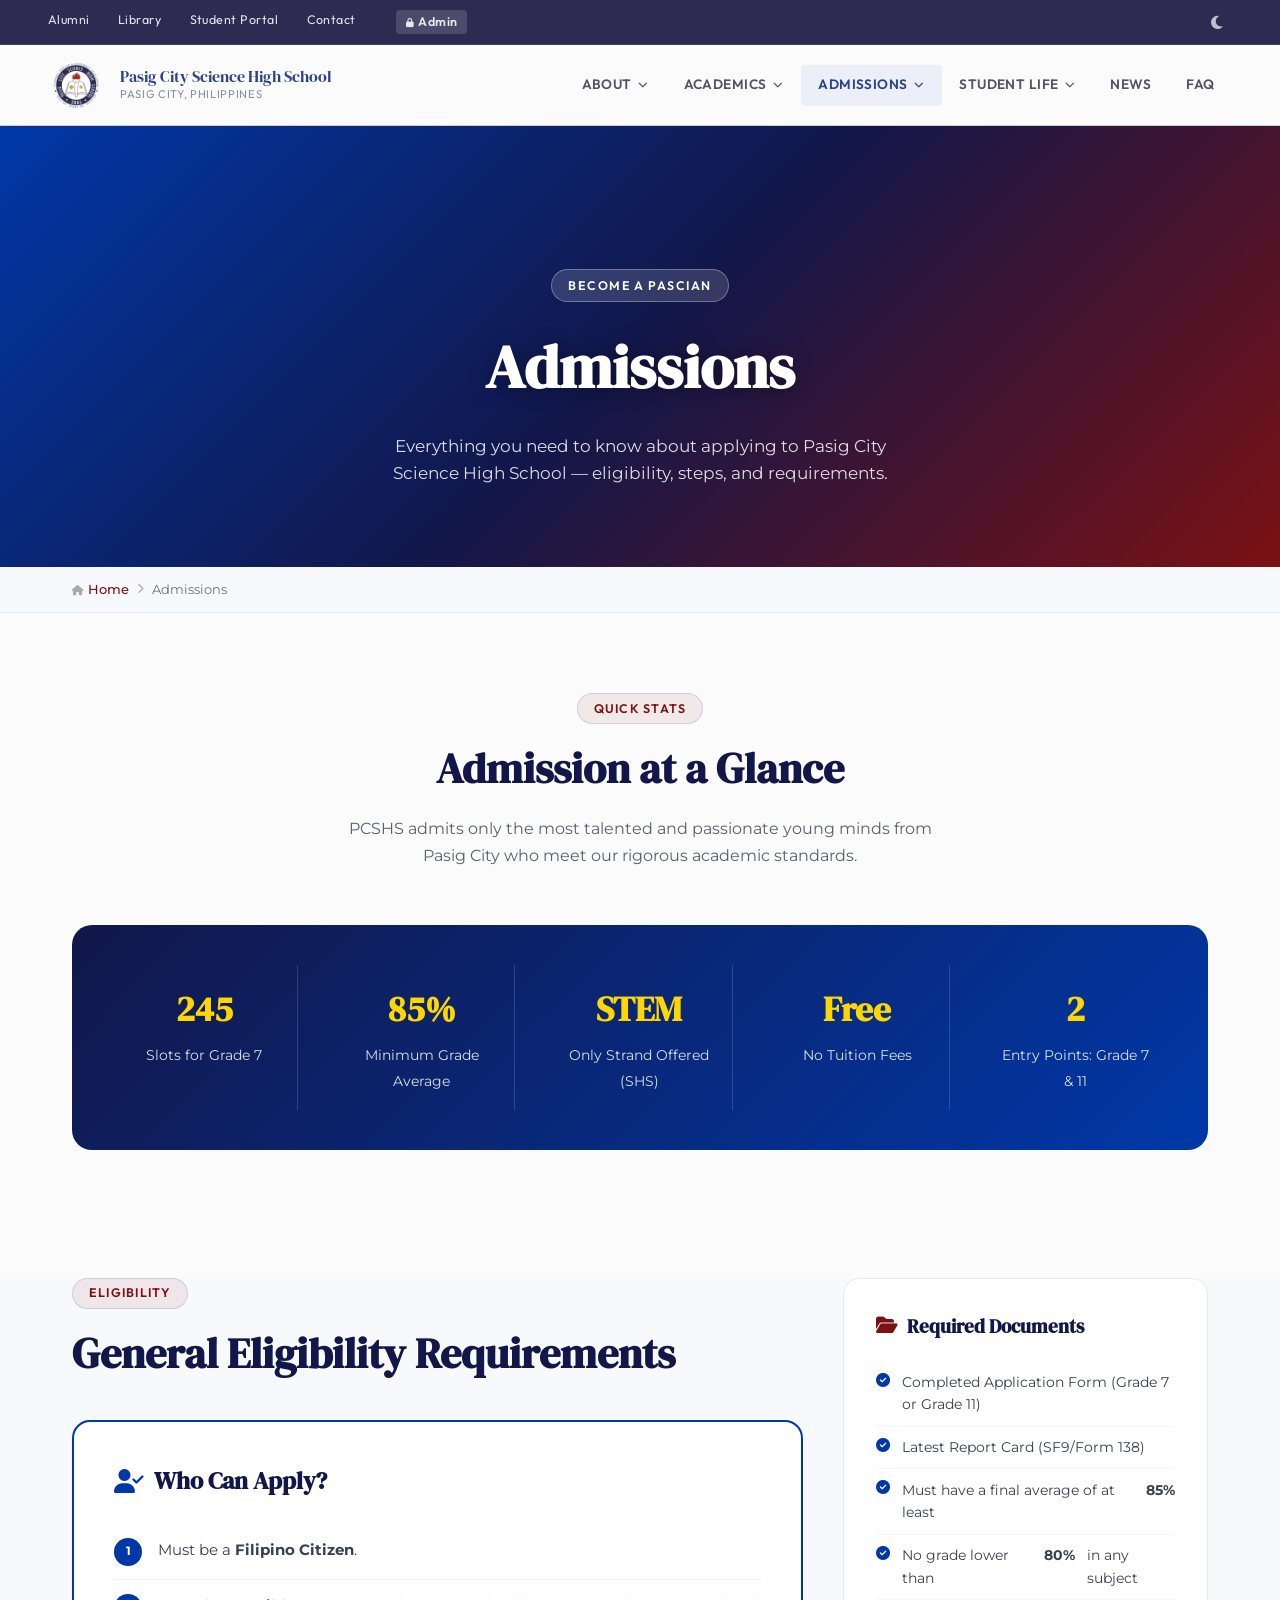
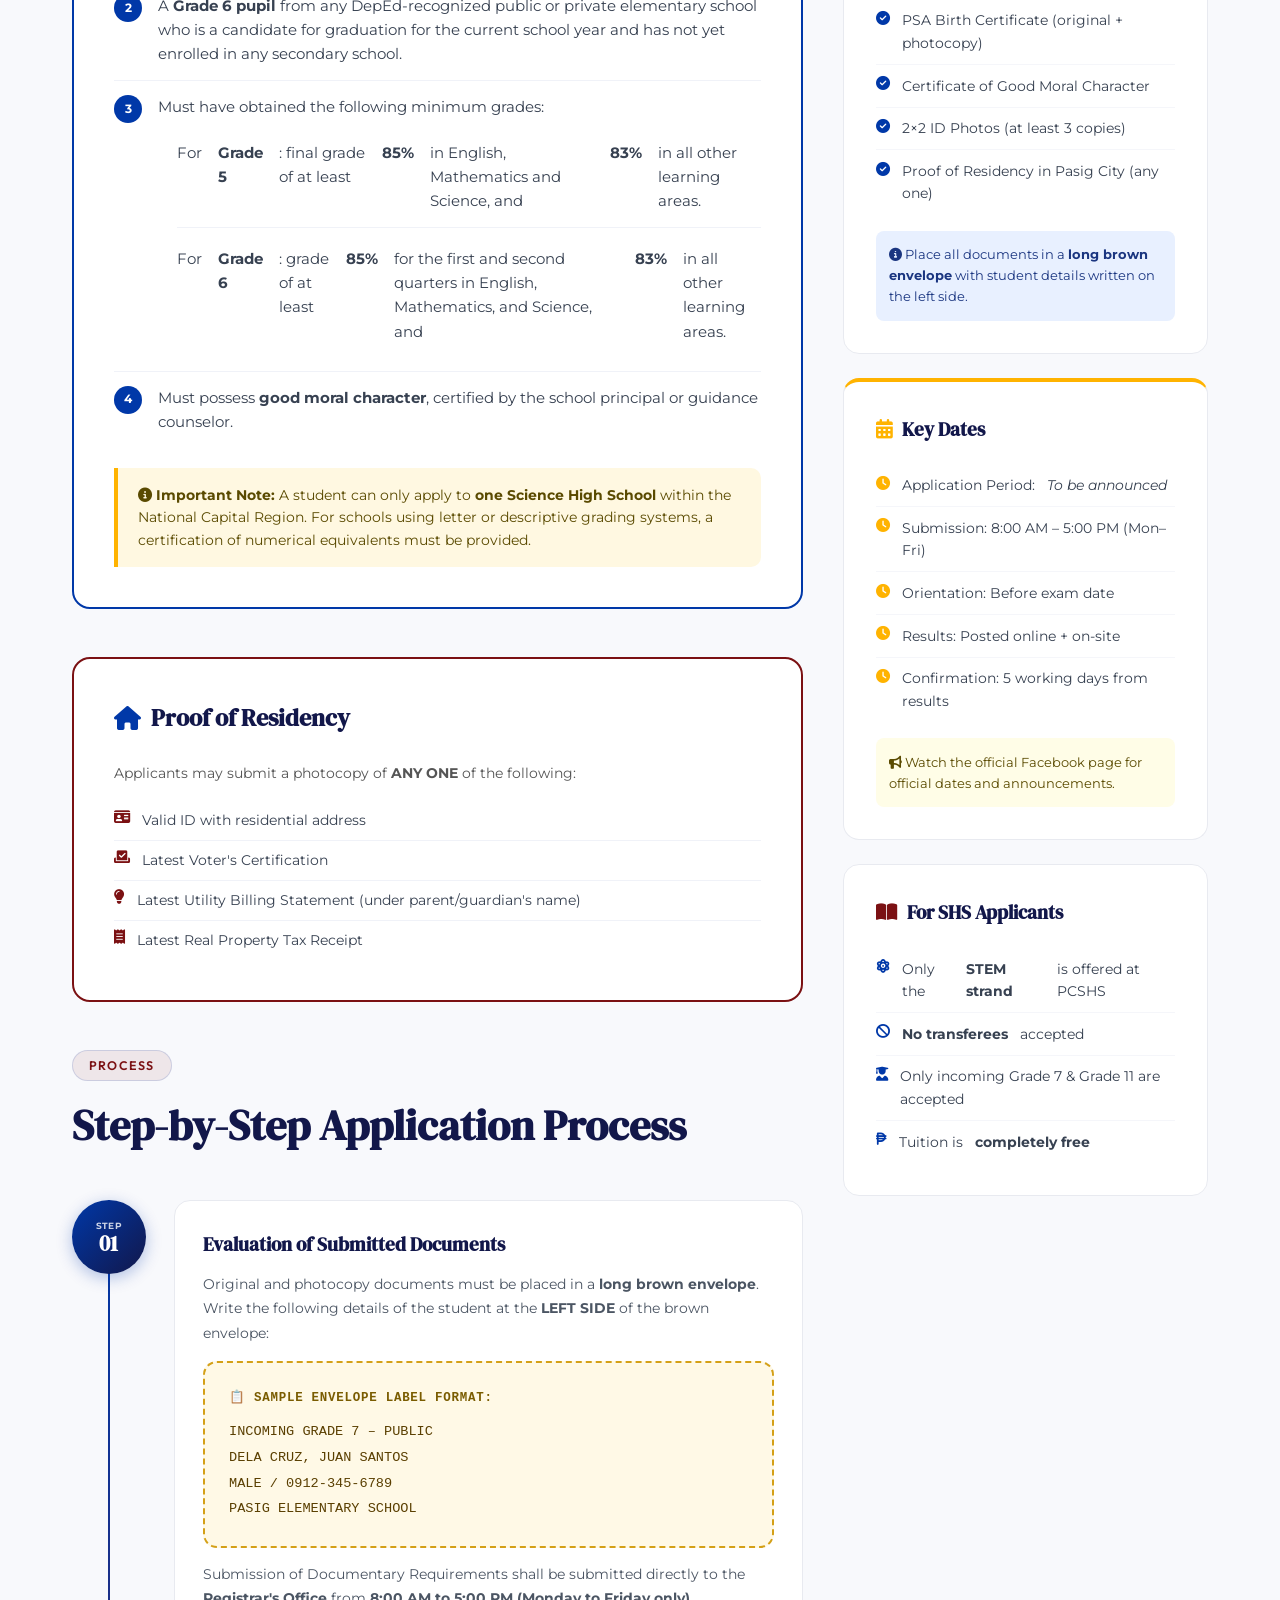
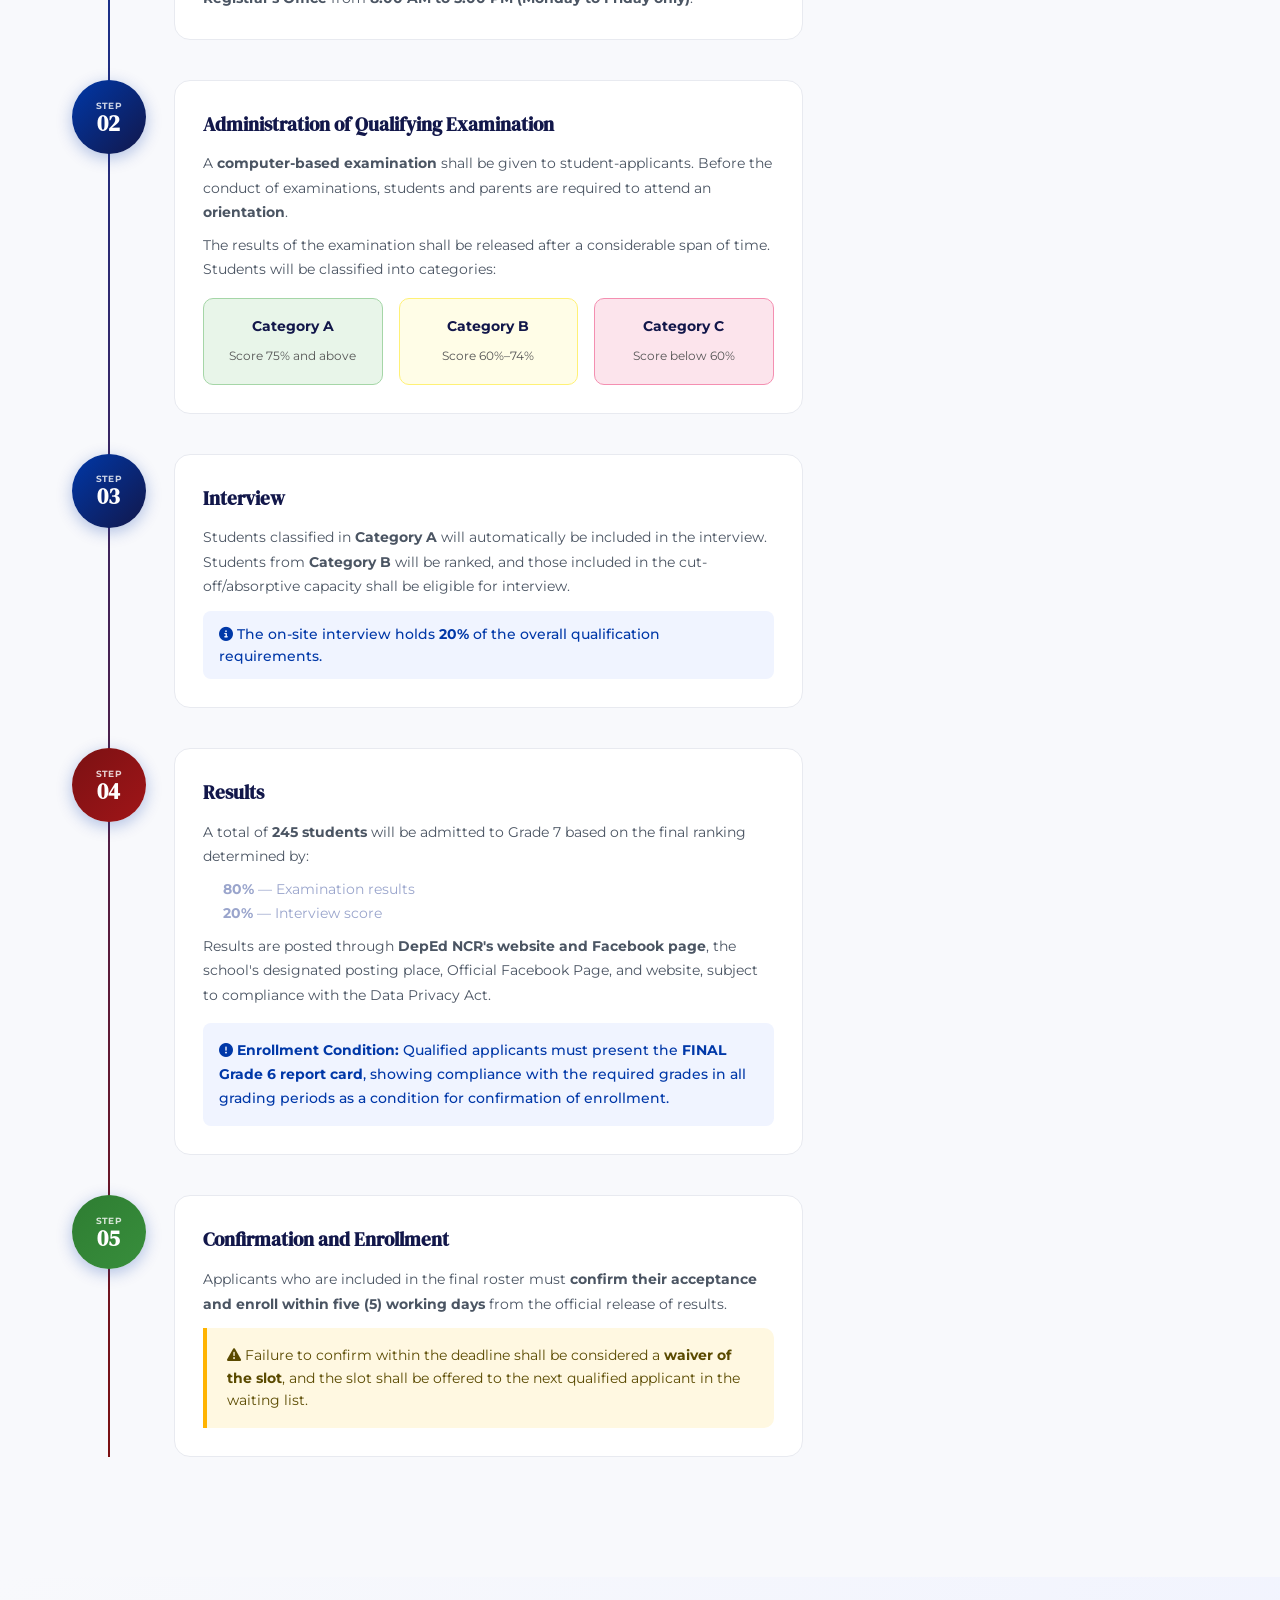
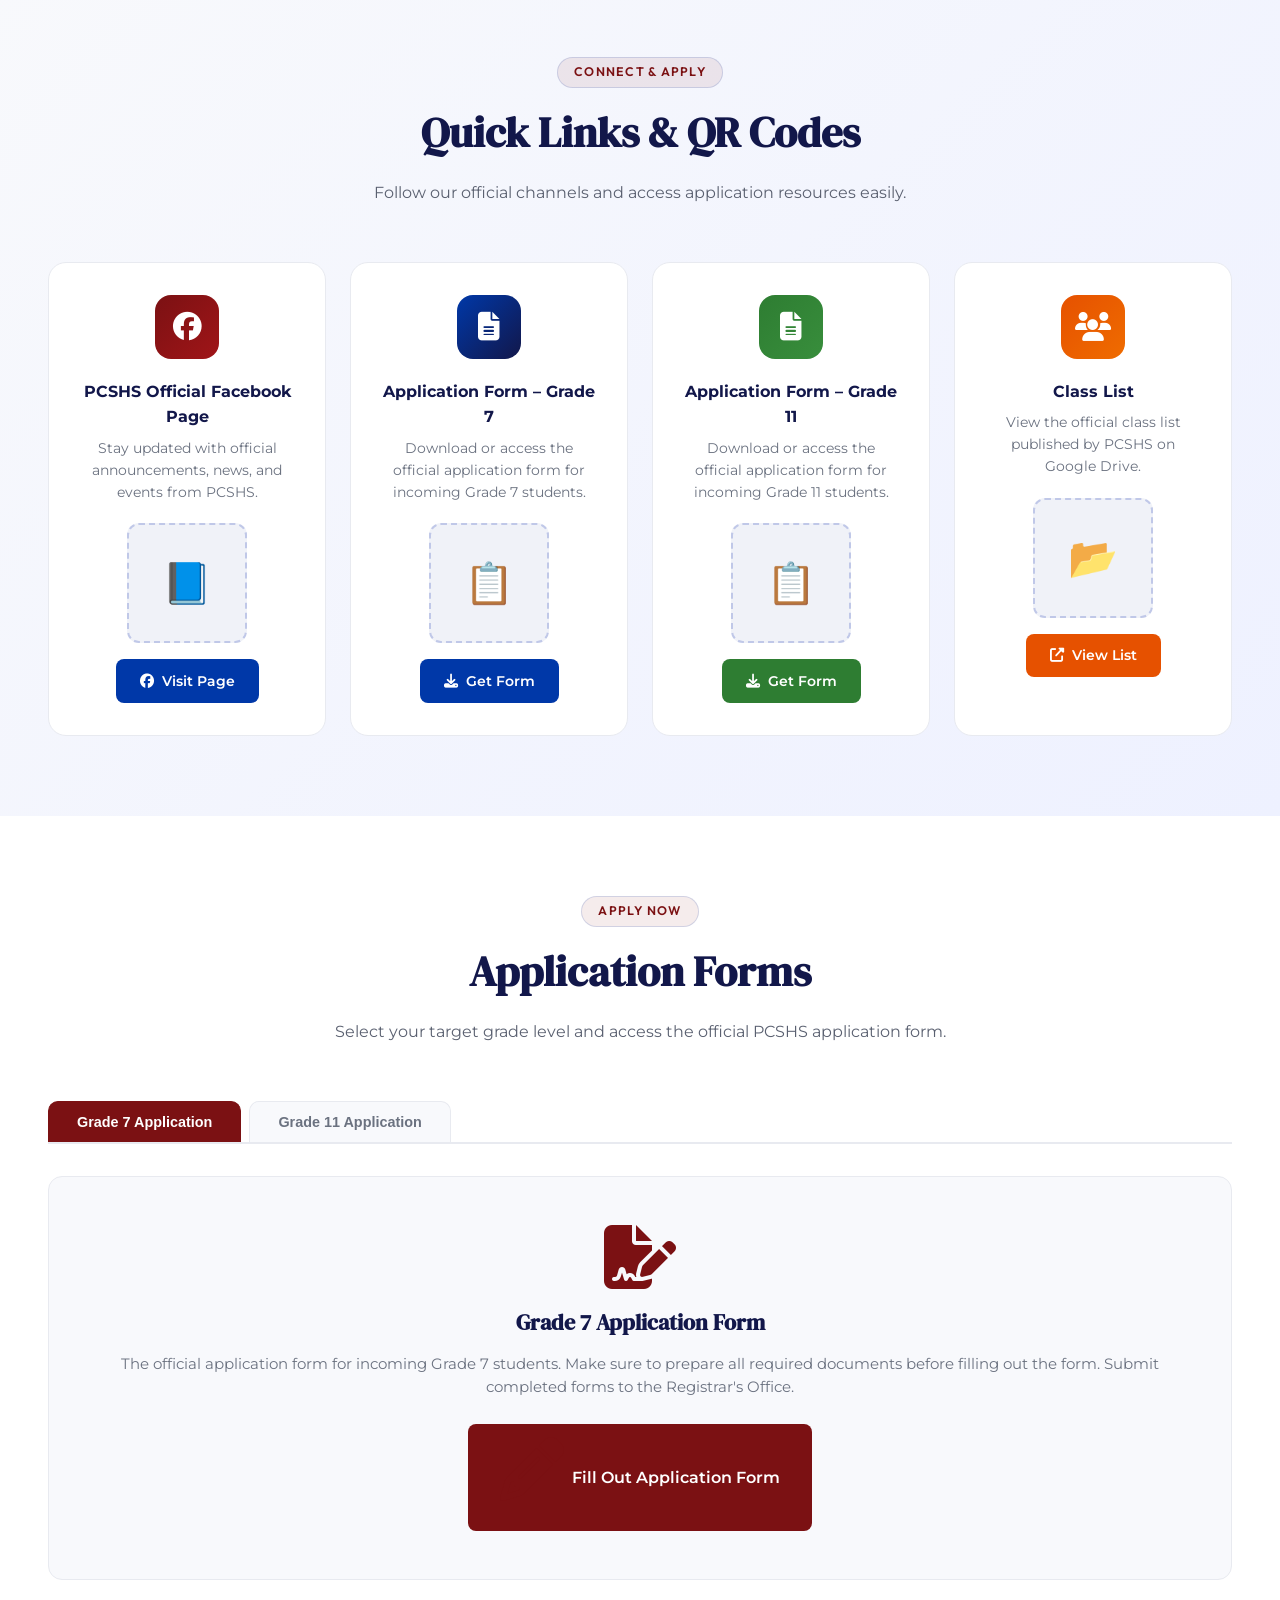
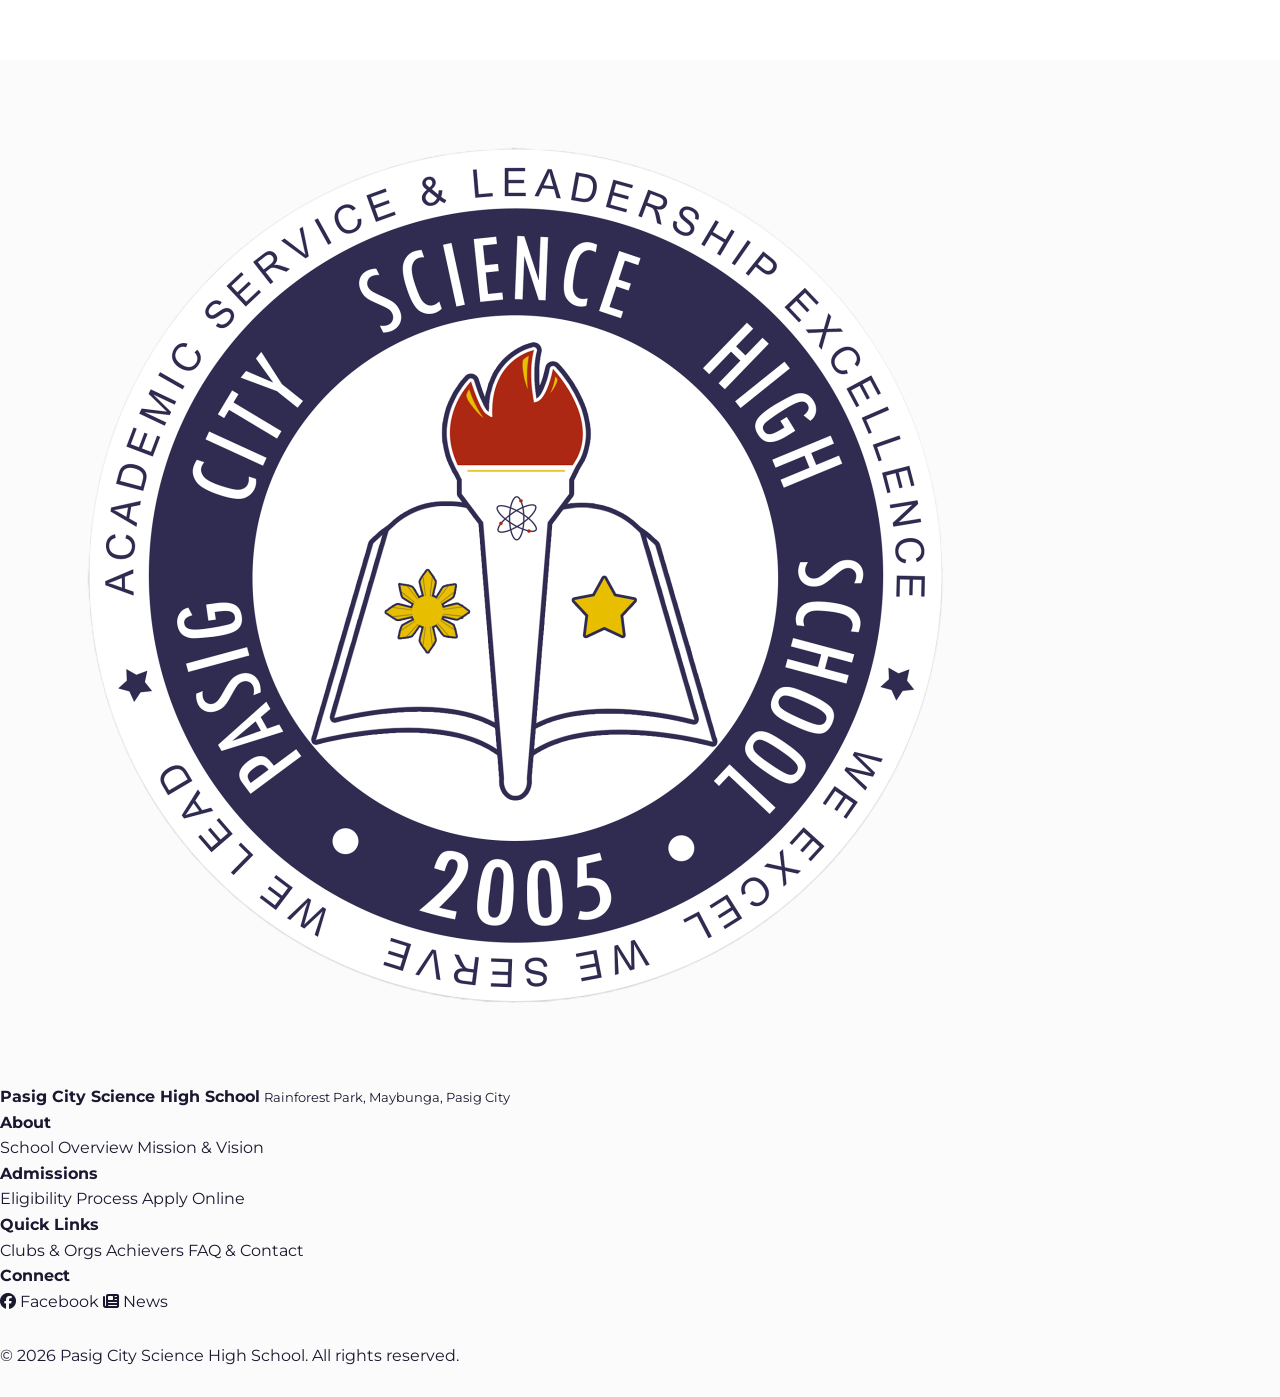
<file: admissions.html>
<!DOCTYPE html>
<html lang="en">

<head>
    <meta charset="UTF-8" />
    <meta name="viewport" content="width=device-width, initial-scale=1.0" />
    <meta name="description"
        content="PCSHS Admissions — Learn how to apply to Pasig City Science High School. Step-by-step guide, eligibility requirements, and application process." />
    <title>Admissions | Pasig City Science High School</title>
    <link rel="preconnect" href="https://fonts.googleapis.com" />
    <link rel="preconnect" href="https://fonts.gstatic.com" crossorigin />
    <link
        href="https://fonts.googleapis.com/css2?family=DM+Serif+Display:ital@0;1&family=Inter:wght@300;400;500;600;700&family=Outfit:wght@400;500;600;700&display=swap"
        rel="stylesheet" />
    <link rel="stylesheet" href="https://cdnjs.cloudflare.com/ajax/libs/font-awesome/6.5.0/css/all.min.css" />
    <link rel="stylesheet" href="style.css" />
    <style>
        /* ===== ADMISSIONS PAGE STYLES ===== */
        .page-hero {
            background: linear-gradient(135deg, #0038A8 0%, #12174a 50%, #7B1113 100%);
            padding: 9rem 0 5rem;
            text-align: center;
            position: relative;
            overflow: hidden;
        }

        .page-hero::before {
            content: '';
            position: absolute;
            inset: 0;
            background: url('https://images.unsplash.com/photo-1503676260728-1c00da094a0b?w=1600&q=60') center/cover no-repeat;
            opacity: 0.1;
        }

        .page-hero-content {
            position: relative;
            z-index: 2;
        }

        .page-hero .section-tag {
            background: rgba(255, 255, 255, 0.15);
            color: #fff;
            border: 1px solid rgba(255, 255, 255, 0.3);
            padding: 0.35rem 1rem;
            border-radius: 999px;
            font-size: 0.78rem;
            font-weight: 600;
            letter-spacing: 0.12em;
            text-transform: uppercase;
            display: inline-block;
            margin-bottom: 1rem;
        }

        .page-hero h1 {
            font-family: 'DM Serif Display', serif;
            font-size: clamp(2.2rem, 5vw, 3.8rem);
            color: #fff;
            margin-bottom: 1rem;
            text-shadow: 0 2px 20px rgba(0, 0, 0, 0.4);
        }

        .page-hero p {
            color: rgba(255, 255, 255, 0.85);
            font-size: 1.08rem;
            max-width: 560px;
            margin: 0 auto;
        }

        .breadcrumb-bar {
            background: #f8f9fc;
            border-bottom: 1px solid #e8eaf0;
            padding: 0.75rem 0;
        }

        .breadcrumb-inner {
            max-width: 1200px;
            margin: 0 auto;
            padding: 0 2rem;
            display: flex;
            align-items: center;
            gap: 0.5rem;
            font-size: 0.82rem;
            color: #6B7280;
        }

        .breadcrumb-inner a {
            color: #7B1113;
            text-decoration: none;
            font-weight: 500;
        }

        .breadcrumb-inner i {
            font-size: 0.65rem;
            color: #aaa;
        }

        .page-section {
            padding: 5rem 0;
        }

        .page-section .container {
            max-width: 1200px;
            margin: 0 auto;
            padding: 0 2rem;
        }

        .section-intro {
            text-align: center;
            margin-bottom: 3.5rem;
        }

        .section-intro .section-tag {
            background: rgba(123, 17, 19, 0.08);
            color: #7B1113;
            padding: 0.3rem 1rem;
            border-radius: 999px;
            font-size: 0.78rem;
            font-weight: 600;
            letter-spacing: 0.1em;
            text-transform: uppercase;
            display: inline-block;
            margin-bottom: 0.75rem;
        }

        .section-intro h2 {
            font-family: 'DM Serif Display', serif;
            font-size: clamp(1.8rem, 3.5vw, 2.6rem);
            color: #12174a;
            margin-bottom: 0.75rem;
        }

        .section-intro p {
            color: #5a6070;
            max-width: 620px;
            margin: 0 auto;
            line-height: 1.7;
        }

        /* Overview highlight cards */
        .overview-highlight {
            background: linear-gradient(135deg, #12174a, #0038A8);
            border-radius: 20px;
            padding: 2.5rem;
            color: #fff;
            margin-bottom: 3rem;
            display: grid;
            grid-template-columns: repeat(auto-fit, minmax(180px, 1fr));
            gap: 2rem;
            text-align: center;
        }

        .ov-stat {
            padding: 1rem;
            border-right: 1px solid rgba(255, 255, 255, 0.15);
        }

        .ov-stat:last-child {
            border-right: none;
        }

        .ov-stat strong {
            display: block;
            font-family: 'DM Serif Display', serif;
            font-size: 2.2rem;
            color: #FFD700;
            margin-bottom: 0.3rem;
        }

        .ov-stat span {
            font-size: 0.85rem;
            opacity: 0.85;
        }

        /* Eligibility */
        .eligibility-card {
            background: #fff;
            border: 2px solid #0038A8;
            border-radius: 18px;
            padding: 2.5rem;
            margin-bottom: 3rem;
        }

        .eligibility-card h3 {
            font-family: 'DM Serif Display', serif;
            font-size: 1.5rem;
            color: #12174a;
            margin-bottom: 1.5rem;
            display: flex;
            align-items: center;
            gap: 0.6rem;
        }

        .eligibility-card h3 i {
            color: #0038A8;
        }

        .eligibility-list {
            list-style: none;
            padding: 0;
            counter-reset: elig;
        }

        .eligibility-list li {
            counter-increment: elig;
            display: flex;
            gap: 1rem;
            padding: 0.85rem 0;
            border-bottom: 1px solid #f0f2f8;
            font-size: 0.92rem;
            color: #374151;
            line-height: 1.65;
            align-items: flex-start;
        }

        .eligibility-list li:last-child {
            border-bottom: none;
        }

        .elig-num {
            width: 28px;
            height: 28px;
            background: #0038A8;
            color: #fff;
            border-radius: 50%;
            display: flex;
            align-items: center;
            justify-content: center;
            font-size: 0.78rem;
            font-weight: 700;
            flex-shrink: 0;
        }

        .note-box {
            background: #fff8e1;
            border-left: 4px solid #FFB300;
            border-radius: 0 10px 10px 0;
            padding: 1rem 1.25rem;
            margin-top: 1.25rem;
            font-size: 0.88rem;
            color: #5a4a00;
        }

        /* Steps */
        .steps-timeline {
            position: relative;
            margin-top: 2.5rem;
        }

        .steps-timeline::before {
            content: '';
            position: absolute;
            left: 36px;
            top: 0;
            bottom: 0;
            width: 2px;
            background: linear-gradient(180deg, #0038A8, #7B1113);
        }

        .step-block {
            display: flex;
            gap: 1.75rem;
            margin-bottom: 2.5rem;
            position: relative;
        }

        .step-circle {
            width: 74px;
            height: 74px;
            border-radius: 50%;
            background: linear-gradient(135deg, #0038A8, #12174a);
            color: #fff;
            display: flex;
            flex-direction: column;
            align-items: center;
            justify-content: center;
            flex-shrink: 0;
            font-size: 0.6rem;
            font-weight: 700;
            letter-spacing: 0.05em;
            text-transform: uppercase;
            box-shadow: 0 4px 16px rgba(0, 56, 168, 0.3);
            z-index: 2;
        }

        .step-circle span:first-child {
            font-size: 0.55rem;
            opacity: 0.8;
        }

        .step-circle span:last-child {
            font-size: 1.4rem;
            font-family: 'DM Serif Display', serif;
            font-style: normal;
            line-height: 1;
        }

        .step-body {
            background: #fff;
            border: 1px solid #e8eaf0;
            border-radius: 16px;
            padding: 1.75rem;
            flex: 1;
            transition: box-shadow 0.25s;
        }

        .step-body:hover {
            box-shadow: 0 8px 25px rgba(0, 56, 168, 0.1);
        }

        .step-body h4 {
            font-family: 'DM Serif Display', serif;
            font-size: 1.2rem;
            color: #12174a;
            margin-bottom: 0.75rem;
        }

        .step-body p,
        .step-body li {
            font-size: 0.9rem;
            color: #4B5563;
            line-height: 1.7;
        }

        .step-body ul {
            padding-left: 1.25rem;
            margin-top: 0.5rem;
        }

        .step-body .step-highlight {
            background: #f0f4ff;
            border-radius: 8px;
            padding: 0.75rem 1rem;
            margin-top: 0.75rem;
            font-size: 0.87rem;
            color: #0038A8;
            font-weight: 500;
        }

        /* Category boxes */
        .category-row {
            display: grid;
            grid-template-columns: repeat(3, 1fr);
            gap: 1rem;
            margin-top: 1rem;
        }

        @media (max-width: 640px) {
            .category-row {
                grid-template-columns: 1fr;
            }
        }

        .cat-box {
            border-radius: 10px;
            padding: 1rem;
            text-align: center;
        }

        .cat-box.green {
            background: #e8f5e9;
            border: 1px solid #a5d6a7;
        }

        .cat-box.yellow {
            background: #fffde7;
            border: 1px solid #fff176;
        }

        .cat-box.red {
            background: #fce4ec;
            border: 1px solid #f48fb1;
        }

        .cat-box strong {
            display: block;
            font-size: 0.9rem;
            margin-bottom: 0.25rem;
            color: #12174a;
        }

        .cat-box span {
            font-size: 0.78rem;
            color: #555;
        }

        /* Envelope example */
        .envelope-example {
            background: #FFF9E6;
            border: 2px dashed #d4a017;
            border-radius: 14px;
            padding: 1.5rem;
            margin-top: 1rem;
            font-family: monospace;
            font-size: 0.85rem;
            color: #5a3f00;
            line-height: 1.9;
        }

        .envelope-example strong {
            display: block;
            font-size: 0.78rem;
            color: #7a5c00;
            letter-spacing: 0.06em;
            text-transform: uppercase;
            margin-bottom: 0.5rem;
        }

        /* Requirements sidebar layout */
        .adm-layout {
            display: grid;
            grid-template-columns: 2fr 1fr;
            gap: 2.5rem;
            align-items: start;
        }

        @media (max-width: 900px) {
            .adm-layout {
                grid-template-columns: 1fr;
            }
        }

        .req-card {
            background: #fff;
            border: 1px solid #e8eaf0;
            border-radius: 16px;
            padding: 2rem;
            position: sticky;
            top: 100px;
        }

        .req-card h3 {
            font-family: 'DM Serif Display', serif;
            font-size: 1.2rem;
            color: #12174a;
            margin-bottom: 1.25rem;
            display: flex;
            align-items: center;
            gap: 0.6rem;
        }

        .req-card h3 i {
            color: #7B1113;
        }

        .req-card ul {
            list-style: none;
            padding: 0;
        }

        .req-card ul li {
            display: flex;
            gap: 0.75rem;
            align-items: flex-start;
            padding: 0.6rem 0;
            font-size: 0.88rem;
            color: #374151;
            border-bottom: 1px solid #f5f6fa;
        }

        .req-card ul li:last-child {
            border-bottom: none;
        }

        .req-card ul li i {
            color: #0038A8;
            flex-shrink: 0;
            margin-top: 0.1rem;
        }

        .req-card .req-note {
            background: #e8f0ff;
            border-radius: 8px;
            padding: 0.85rem;
            font-size: 0.82rem;
            color: #1a3580;
            margin-top: 1rem;
        }

        /* Links/QR Section */
        .links-section {
            background: linear-gradient(135deg, #f8f9fc 0%, #eef1ff 100%);
            padding: 5rem 0;
        }

        .links-grid {
            display: grid;
            grid-template-columns: repeat(auto-fit, minmax(240px, 1fr));
            gap: 1.5rem;
            margin-top: 2.5rem;
        }

        .link-card {
            background: #fff;
            border: 1px solid #e8eaf0;
            border-radius: 18px;
            padding: 2rem;
            text-align: center;
            transition: transform 0.25s, box-shadow 0.25s;
        }

        .link-card:hover {
            transform: translateY(-5px);
            box-shadow: 0 14px 35px rgba(0, 56, 168, 0.12);
        }

        .link-icon {
            width: 64px;
            height: 64px;
            border-radius: 16px;
            background: linear-gradient(135deg, #7B1113, #a01518);
            display: flex;
            align-items: center;
            justify-content: center;
            font-size: 1.8rem;
            color: #fff;
            margin: 0 auto 1.25rem;
        }

        .link-card h4 {
            font-size: 1rem;
            font-weight: 700;
            color: #12174a;
            margin-bottom: 0.5rem;
        }

        .link-card p {
            font-size: 0.85rem;
            color: #6B7280;
            margin-bottom: 1.25rem;
            line-height: 1.6;
        }

        .qr-placeholder {
            width: 120px;
            height: 120px;
            background: #f0f2f8;
            border: 2px dashed #c0c8e8;
            border-radius: 12px;
            display: flex;
            align-items: center;
            justify-content: center;
            margin: 0 auto 1rem;
            font-size: 2.5rem;
        }

        .link-btn {
            display: inline-flex;
            align-items: center;
            gap: 0.5rem;
            background: #0038A8;
            color: #fff;
            padding: 0.65rem 1.5rem;
            border-radius: 8px;
            text-decoration: none;
            font-size: 0.88rem;
            font-weight: 600;
            transition: background 0.2s;
        }

        .link-btn:hover {
            background: #0030a0;
        }

        /* Application Form Embed */
        .form-embed-section {
            padding: 5rem 0;
            background: #fff;
        }

        .form-tabs {
            display: flex;
            gap: 0.5rem;
            margin-bottom: 2rem;
            border-bottom: 2px solid #e8eaf0;
        }

        .form-tab {
            padding: 0.75rem 1.75rem;
            border-radius: 10px 10px 0 0;
            background: #f8f9fc;
            border: 1px solid #e8eaf0;
            border-bottom: none;
            cursor: pointer;
            font-weight: 600;
            font-size: 0.9rem;
            color: #6B7280;
            transition: all 0.2s;
        }

        .form-tab.active {
            background: #7B1113;
            color: #fff;
            border-color: #7B1113;
        }

        .form-content {
            display: none;
        }

        .form-content.active {
            display: block;
        }

        .form-embed-box {
            background: #f8f9fc;
            border: 1px solid #e8eaf0;
            border-radius: 14px;
            padding: 3rem;
            text-align: center;
        }

        .form-embed-box i {
            font-size: 4rem;
            color: #7B1113;
            margin-bottom: 1rem;
        }

        .form-embed-box h4 {
            font-family: 'DM Serif Display', serif;
            font-size: 1.4rem;
            color: #12174a;
            margin-bottom: 0.75rem;
        }

        .form-embed-box p {
            color: #6B7280;
            margin-bottom: 1.5rem;
            font-size: 0.92rem;
        }

        .form-embed-box a {
            display: inline-flex;
            align-items: center;
            gap: 0.5rem;
            background: #7B1113;
            color: #fff;
            padding: 0.85rem 2rem;
            border-radius: 8px;
            font-weight: 600;
            text-decoration: none;
            transition: background 0.2s;
        }

        .form-embed-box a:hover {
            background: #9a1519;
        }

        /* Dark mode */
        body.dark-mode .breadcrumb-bar {
            background: #1a1f3c;
            border-color: #2a3060;
        }

        body.dark-mode .breadcrumb-inner {
            color: #aaa;
        }

        body.dark-mode .eligibility-card {
            background: #1e2447;
            border-color: #0038A8;
        }

        body.dark-mode .eligibility-card h3 {
            color: #e0e6ff;
        }

        body.dark-mode .eligibility-list li {
            color: #9aa5cc;
            border-color: #2a3060;
        }

        body.dark-mode .step-body {
            background: #1e2447;
            border-color: #2a3060;
        }

        body.dark-mode .step-body h4 {
            color: #e0e6ff;
        }

        body.dark-mode .step-body p,
        .step-body li {
            color: #9aa5cc;
        }

        body.dark-mode .req-card {
            background: #1e2447;
            border-color: #2a3060;
        }

        body.dark-mode .req-card h3 {
            color: #e0e6ff;
        }

        body.dark-mode .req-card ul li {
            color: #9aa5cc;
            border-color: #2a3060;
        }

        body.dark-mode .links-section {
            background: #141830;
        }

        body.dark-mode .link-card {
            background: #1e2447;
            border-color: #2a3060;
        }

        body.dark-mode .link-card h4 {
            color: #e0e6ff;
        }

        body.dark-mode .link-card p {
            color: #9aa5cc;
        }

        body.dark-mode .form-embed-section {
            background: #141830;
        }

        body.dark-mode .form-embed-box {
            background: #1e2447;
            border-color: #2a3060;
        }

        body.dark-mode .form-embed-box h4 {
            color: #e0e6ff;
        }

        body.dark-mode .form-embed-box p {
            color: #9aa5cc;
        }

        body.dark-mode .section-intro h2 {
            color: #e0e6ff;
        }

        body.dark-mode .section-intro p {
            color: #9aa5cc;
        }

        body.dark-mode .note-box {
            background: #2a2410;
            border-color: #a07800;
            color: #e0bb60;
        }
    </style>
</head>

<body>

    
    <div class="utility-bar" id="utilityBar">
        <div class="utility-inner">
            <div class="utility-links">
                <a href="alumni.html">Alumni</a>
                <a href="library.html">Library</a>
                <a href="portal.html">Student Portal</a>
                <a href="faq.html">Contact</a>
                <a href="admin.html"
                    style="margin-left:0.75rem;padding:0.15rem 0.6rem;background:rgba(255,255,255,0.15);border-radius:4px;font-weight:600;"
                    title="Admin Login"><i class="fas fa-lock" style="margin-right:4px;font-size:0.7em;"></i>Admin</a>
            </div>
            <div class="utility-right">
                <button class="theme-toggle" id="themeToggle" onclick="toggleTheme()" title="Toggle dark mode">
                    <i class="fas fa-moon"></i>
                </button>
            </div>
        </div>
    </div>

    
    <header class="main-header" id="mainHeader">
        <div class="header-inner">
            <a href="index.html" class="logo-wrap">
                <img src="pcshs_logo.png"
                    onerror="this.src='https://via.placeholder.com/60x60/7B1113/FFFFFF?text=PCSHS'" alt="PCSHS Logo"
                    class="logo-img" />
                <div class="logo-text">
                    <span class="logo-main">Pasig City Science High School</span>
                    <span class="logo-sub">Pasig City, Philippines</span>
                </div>
            </a>
            <nav class="main-nav" id="mainNav">
                <ul>
                    <li class="has-dropdown">
                        <a href="about.html">About <i class="fas fa-chevron-down"></i></a>
                        <div class="dropdown">
                            <a href="about.html#overview"><i class="fas fa-school"></i> Our School</a>
                            <a href="about.html#mission"><i class="fas fa-bullseye"></i> Mission & Vision</a>
                            <a href="about.html#objectives"><i class="fas fa-list-check"></i> Objectives</a>
                        </div>
                    </li>
                    <li class="has-dropdown">
                        <a href="index.html#academics">Academics <i class="fas fa-chevron-down"></i></a>
                        <div class="dropdown">
                            <a href="resources.html"><i class="fas fa-book-open"></i> Resources & Modules</a>
                            <a href="resources.html#subjects"><i class="fas fa-flask"></i> Subject Overview</a>
                        </div>
                    </li>
                    <li class="has-dropdown">
                        <a href="admissions.html" class="active">Admissions <i class="fas fa-chevron-down"></i></a>
                        <div class="dropdown">
                            <a href="admissions.html#overview"><i class="fas fa-info-circle"></i> Overview</a>
                            <a href="admissions.html#steps"><i class="fas fa-list-ol"></i> Application Steps</a>
                            <a href="admissions.html#requirements"><i class="fas fa-file-alt"></i> Requirements</a>
                            <a href="enroll.html"><i class="fas fa-pencil-alt"></i> Apply Online</a>
                        </div>
                    </li>
                    <li class="has-dropdown">
                        <a href="index.html#life">Student Life <i class="fas fa-chevron-down"></i></a>
                        <div class="dropdown">
                            <a href="clubs.html"><i class="fas fa-users"></i> Clubs & Orgs</a>
                            <a href="achievers.html"><i class="fas fa-trophy"></i> Pascian Achievers</a>
                            <a href="alumni.html"><i class="fas fa-graduation-cap"></i> Alumni</a>
                        </div>
                    </li>
                    <li><a href="news.html">News</a></li>
                    <li><a href="faq.html">FAQ</a></li>
                </ul>
            </nav>
            <button class="hamburger" id="hamburger" onclick="toggleMobileNav()" aria-label="Menu">
                <span></span><span></span><span></span>
            </button>
        </div>
    </header>

    
    <section class="page-hero">
        <div class="page-hero-content">
            <span class="section-tag">Become a Pascian</span>
            <h1>Admissions</h1>
            <p>Everything you need to know about applying to Pasig City Science High School — eligibility, steps, and
                requirements.</p>
        </div>
    </section>

    
    <div class="breadcrumb-bar">
        <div class="breadcrumb-inner">
            <a href="index.html"><i class="fas fa-home"></i> Home</a>
            <i class="fas fa-chevron-right"></i>
            <span>Admissions</span>
        </div>
    </div>

    
    <section class="page-section" id="overview">
        <div class="container">
            <div class="section-intro">
                <span class="section-tag">Quick Stats</span>
                <h2>Admission at a Glance</h2>
                <p>PCSHS admits only the most talented and passionate young minds from Pasig City who meet our rigorous
                    academic standards.</p>
            </div>
            <div class="overview-highlight">
                <div class="ov-stat">
                    <strong>245</strong>
                    <span>Slots for Grade 7</span>
                </div>
                <div class="ov-stat">
                    <strong>85%</strong>
                    <span>Minimum Grade Average</span>
                </div>
                <div class="ov-stat">
                    <strong>STEM</strong>
                    <span>Only Strand Offered (SHS)</span>
                </div>
                <div class="ov-stat">
                    <strong>Free</strong>
                    <span>No Tuition Fees</span>
                </div>
                <div class="ov-stat">
                    <strong>2</strong>
                    <span>Entry Points: Grade 7 & 11</span>
                </div>
            </div>
        </div>
    </section>

    
    <section class="page-section" id="steps" style="padding-top: 0; background: #f8f9fc;">
        <div class="container">
            <div class="adm-layout">

                
                <div>
                    
                    <div class="section-intro" style="text-align:left; margin-bottom: 2rem;">
                        <span class="section-tag">Eligibility</span>
                        <h2>General Eligibility Requirements</h2>
                    </div>

                    <div class="eligibility-card">
                        <h3><i class="fas fa-user-check"></i> Who Can Apply?</h3>
                        <ol class="eligibility-list">
                            <li>
                                <div class="elig-num">1</div>
                                <div>Must be a <strong>Filipino Citizen</strong>.</div>
                            </li>
                            <li>
                                <div class="elig-num">2</div>
                                <div>A <strong>Grade 6 pupil</strong> from any DepEd-recognized public or private
                                    elementary school who is a candidate for graduation for the current school year and
                                    has not yet enrolled in any secondary school.</div>
                            </li>
                            <li>
                                <div class="elig-num">3</div>
                                <div>
                                    Must have obtained the following minimum grades:
                                    <ul style="margin-top:0.5rem; padding-left:1.2rem;">
                                        <li style="margin-bottom:0.3rem;">For <strong>Grade 5</strong>: final grade of
                                            at least <strong>85%</strong> in English, Mathematics and Science, and
                                            <strong>83%</strong> in all other learning areas.</li>
                                        <li>For <strong>Grade 6</strong>: grade of at least <strong>85%</strong> for the
                                            first and second quarters in English, Mathematics, and Science, and
                                            <strong>83%</strong> in all other learning areas.</li>
                                    </ul>
                                </div>
                            </li>
                            <li>
                                <div class="elig-num">4</div>
                                <div>Must possess <strong>good moral character</strong>, certified by the school
                                    principal or guidance counselor.</div>
                            </li>
                        </ol>
                        <div class="note-box">
                            <strong><i class="fas fa-info-circle"></i> Important Note:</strong> A student can only apply
                            to <strong>one Science High School</strong> within the National Capital Region. For schools
                            using letter or descriptive grading systems, a certification of numerical equivalents must
                            be provided.
                        </div>
                    </div>

                    
                    <div class="eligibility-card" style="border-color: #7B1113; margin-top: 1.5rem;">
                        <h3><i class="fas fa-home"></i> Proof of Residency</h3>
                        <p style="font-size:0.9rem; color:#555; margin-bottom:1rem;">Applicants may submit a photocopy
                            of <strong>ANY ONE</strong> of the following:</p>
                        <ul style="list-style:none; padding:0;">
                            <li
                                style="display:flex; gap:0.75rem; padding:0.5rem 0; font-size:0.9rem; color:#374151; border-bottom:1px solid #f0f2f8;">
                                <i class="fas fa-id-card" style="color:#7B1113; margin-top:0.1rem;"></i> Valid ID with
                                residential address</li>
                            <li
                                style="display:flex; gap:0.75rem; padding:0.5rem 0; font-size:0.9rem; color:#374151; border-bottom:1px solid #f0f2f8;">
                                <i class="fas fa-vote-yea" style="color:#7B1113; margin-top:0.1rem;"></i> Latest Voter's
                                Certification</li>
                            <li
                                style="display:flex; gap:0.75rem; padding:0.5rem 0; font-size:0.9rem; color:#374151; border-bottom:1px solid #f0f2f8;">
                                <i class="fas fa-lightbulb" style="color:#7B1113; margin-top:0.1rem;"></i> Latest
                                Utility Billing Statement (under parent/guardian's name)</li>
                            <li style="display:flex; gap:0.75rem; padding:0.5rem 0; font-size:0.9rem; color:#374151;"><i
                                    class="fas fa-receipt" style="color:#7B1113; margin-top:0.1rem;"></i> Latest Real
                                Property Tax Receipt</li>
                        </ul>
                    </div>

                    
                    <div class="section-intro" style="text-align:left; margin-top: 3rem; margin-bottom: 2rem;">
                        <span class="section-tag">Process</span>
                        <h2>Step-by-Step Application Process</h2>
                    </div>

                    <div class="steps-timeline">

                        
                        <div class="step-block">
                            <div class="step-circle">
                                <span>Step</span>
                                <span>01</span>
                            </div>
                            <div class="step-body">
                                <h4>Evaluation of Submitted Documents</h4>
                                <p>Original and photocopy documents must be placed in a <strong>long brown
                                        envelope</strong>. Write the following details of the student at the
                                    <strong>LEFT SIDE</strong> of the brown envelope:</p>
                                <div class="envelope-example">
                                    <strong>📋 Sample Envelope Label Format:</strong>
                                    INCOMING GRADE 7 – PUBLIC<br>
                                    DELA CRUZ, JUAN SANTOS<br>
                                    MALE / 0912-345-6789<br>
                                    PASIG ELEMENTARY SCHOOL
                                </div>
                                <p style="margin-top:0.85rem;">Submission of Documentary Requirements shall be submitted
                                    directly to the <strong>Registrar's Office</strong> from <strong>8:00 AM to 5:00 PM
                                        (Monday to Friday only)</strong>.</p>
                            </div>
                        </div>

                        
                        <div class="step-block">
                            <div class="step-circle">
                                <span>Step</span>
                                <span>02</span>
                            </div>
                            <div class="step-body">
                                <h4>Administration of Qualifying Examination</h4>
                                <p>A <strong>computer-based examination</strong> shall be given to student-applicants.
                                    Before the conduct of examinations, students and parents are required to attend an
                                    <strong>orientation</strong>.</p>
                                <p style="margin-top:0.5rem;">The results of the examination shall be released after a
                                    considerable span of time. Students will be classified into categories:</p>
                                <div class="category-row">
                                    <div class="cat-box green">
                                        <strong>Category A</strong>
                                        <span>Score 75% and above</span>
                                    </div>
                                    <div class="cat-box yellow">
                                        <strong>Category B</strong>
                                        <span>Score 60%–74%</span>
                                    </div>
                                    <div class="cat-box red">
                                        <strong>Category C</strong>
                                        <span>Score below 60%</span>
                                    </div>
                                </div>
                            </div>
                        </div>

                        
                        <div class="step-block">
                            <div class="step-circle">
                                <span>Step</span>
                                <span>03</span>
                            </div>
                            <div class="step-body">
                                <h4>Interview</h4>
                                <p>Students classified in <strong>Category A</strong> will automatically be included in
                                    the interview. Students from <strong>Category B</strong> will be ranked, and those
                                    included in the cut-off/absorptive capacity shall be eligible for interview.</p>
                                <div class="step-highlight">
                                    <i class="fas fa-info-circle"></i> The on-site interview holds <strong>20%</strong>
                                    of the overall qualification requirements.
                                </div>
                            </div>
                        </div>

                        
                        <div class="step-block">
                            <div class="step-circle" style="background: linear-gradient(135deg, #7B1113, #a01518);">
                                <span>Step</span>
                                <span>04</span>
                            </div>
                            <div class="step-body">
                                <h4>Results</h4>
                                <p>A total of <strong>245 students</strong> will be admitted to Grade 7 based on the
                                    final ranking determined by:</p>
                                <ul>
                                    <li><strong>80%</strong> — Examination results</li>
                                    <li><strong>20%</strong> — Interview score</li>
                                </ul>
                                <p style="margin-top:0.5rem;">Results are posted through <strong>DepEd NCR's website and
                                        Facebook page</strong>, the school's designated posting place, Official Facebook
                                    Page, and website, subject to compliance with the Data Privacy Act.</p>

                                <div style="margin-top: 1rem; padding: 1rem; background: #f0f4ff; border-radius: 8px;">
                                    <p style="font-size:0.87rem; color:#0038A8; font-weight:500;">
                                        <i class="fas fa-exclamation-circle"></i> <strong>Enrollment Condition:</strong>
                                        Qualified applicants must present the <strong>FINAL Grade 6 report
                                            card</strong>, showing compliance with the required grades in all grading
                                        periods as a condition for confirmation of enrollment.
                                    </p>
                                </div>
                            </div>
                        </div>

                        
                        <div class="step-block">
                            <div class="step-circle" style="background: linear-gradient(135deg, #2e7d32, #388e3c);">
                                <span>Step</span>
                                <span>05</span>
                            </div>
                            <div class="step-body">
                                <h4>Confirmation and Enrollment</h4>
                                <p>Applicants who are included in the final roster must <strong>confirm their acceptance
                                        and enroll within five (5) working days</strong> from the official release of
                                    results.</p>
                                <div class="note-box" style="margin-top:0.75rem;">
                                    <i class="fas fa-exclamation-triangle"></i> Failure to confirm within the deadline
                                    shall be considered a <strong>waiver of the slot</strong>, and the slot shall be
                                    offered to the next qualified applicant in the waiting list.
                                </div>
                            </div>
                        </div>

                    </div>
                </div>

                
                <div id="requirements">
                    <div class="req-card">
                        <h3><i class="fas fa-folder-open"></i> Required Documents</h3>
                        <ul>
                            <li><i class="fas fa-check-circle"></i> Completed Application Form (Grade 7 or Grade 11)
                            </li>
                            <li><i class="fas fa-check-circle"></i> Latest Report Card (SF9/Form 138)</li>
                            <li><i class="fas fa-check-circle"></i> Must have a final average of at least
                                <strong>85%</strong></li>
                            <li><i class="fas fa-check-circle"></i> No grade lower than <strong>80%</strong> in any
                                subject</li>
                            <li><i class="fas fa-check-circle"></i> PSA Birth Certificate (original + photocopy)</li>
                            <li><i class="fas fa-check-circle"></i> Certificate of Good Moral Character</li>
                            <li><i class="fas fa-check-circle"></i> 2×2 ID Photos (at least 3 copies)</li>
                            <li><i class="fas fa-check-circle"></i> Proof of Residency in Pasig City (any one)</li>
                        </ul>
                        <div class="req-note">
                            <i class="fas fa-info-circle"></i> Place all documents in a <strong>long brown
                                envelope</strong> with student details written on the left side.
                        </div>
                    </div>

                    <div class="req-card" style="margin-top: 1.5rem; border-top: 4px solid #FFB300;">
                        <h3><i class="fas fa-calendar-alt" style="color:#FFB300;"></i> Key Dates</h3>
                        <ul>
                            <li><i class="fas fa-clock" style="color:#FFB300;"></i> Application Period: <em>To be
                                    announced</em></li>
                            <li><i class="fas fa-clock" style="color:#FFB300;"></i> Submission: 8:00 AM – 5:00 PM
                                (Mon–Fri)</li>
                            <li><i class="fas fa-clock" style="color:#FFB300;"></i> Orientation: Before exam date</li>
                            <li><i class="fas fa-clock" style="color:#FFB300;"></i> Results: Posted online + on-site
                            </li>
                            <li><i class="fas fa-clock" style="color:#FFB300;"></i> Confirmation: 5 working days from
                                results</li>
                        </ul>
                        <div class="req-note" style="background:#fffde7; color:#5a4a00;">
                            <i class="fas fa-bullhorn"></i> Watch the official Facebook page for official dates and
                            announcements.
                        </div>
                    </div>

                    <div class="req-card" style="margin-top: 1.5rem;">
                        <h3><i class="fas fa-book-open"></i> For SHS Applicants</h3>
                        <ul>
                            <li><i class="fas fa-atom"></i> Only the <strong>STEM strand</strong> is offered at PCSHS
                            </li>
                            <li><i class="fas fa-ban"></i> <strong>No transferees</strong> accepted</li>
                            <li><i class="fas fa-user-graduate"></i> Only incoming Grade 7 & Grade 11 are accepted</li>
                            <li><i class="fas fa-peso-sign"></i> Tuition is <strong>completely free</strong></li>
                        </ul>
                    </div>
                </div>

            </div>
        </div>
    </section>

    
    <section class="links-section" id="links">
        <div class="container">
            <div class="section-intro">
                <span class="section-tag">Connect & Apply</span>
                <h2>Quick Links & QR Codes</h2>
                <p>Follow our official channels and access application resources easily.</p>
            </div>
            <div class="links-grid">

                <div class="link-card">
                    <div class="link-icon"><i class="fab fa-facebook"></i></div>
                    <h4>PCSHS Official Facebook Page</h4>
                    <p>Stay updated with official announcements, news, and events from PCSHS.</p>
                    <div class="qr-placeholder">📘</div>
                    <a href="https://www.facebook.com/pcshs.edu" target="_blank" class="link-btn">
                        <i class="fab fa-facebook"></i> Visit Page
                    </a>
                </div>

                <div class="link-card">
                    <div class="link-icon" style="background: linear-gradient(135deg, #0038A8, #12174a);">
                        <i class="fas fa-file-alt"></i>
                    </div>
                    <h4>Application Form – Grade 7</h4>
                    <p>Download or access the official application form for incoming Grade 7 students.</p>
                    <div class="qr-placeholder">📋</div>
                    <a href="enroll.html" class="link-btn" style="background:#0038A8;">
                        <i class="fas fa-download"></i> Get Form
                    </a>
                </div>

                <div class="link-card">
                    <div class="link-icon" style="background: linear-gradient(135deg, #2e7d32, #388e3c);">
                        <i class="fas fa-file-alt"></i>
                    </div>
                    <h4>Application Form – Grade 11</h4>
                    <p>Download or access the official application form for incoming Grade 11 students.</p>
                    <div class="qr-placeholder">📋</div>
                    <a href="enroll.html" class="link-btn" style="background:#2e7d32;">
                        <i class="fas fa-download"></i> Get Form
                    </a>
                </div>

                <div class="link-card">
                    <div class="link-icon" style="background: linear-gradient(135deg, #e65100, #ef6c00);">
                        <i class="fas fa-users"></i>
                    </div>
                    <h4>Class List</h4>
                    <p>View the official class list published by PCSHS on Google Drive.</p>
                    <div class="qr-placeholder">📂</div>
                    <a href="https://drive.google.com/drive/folders/1MzRrgoA9UCZt5PU_hQfU-DsF56SePCGE" target="_blank"
                        class="link-btn" style="background:#e65100;">
                        <i class="fas fa-external-link-alt"></i> View List
                    </a>
                </div>

            </div>
        </div>
    </section>

    
    <section class="form-embed-section" id="apply">
        <div class="container">
            <div class="section-intro">
                <span class="section-tag">Apply Now</span>
                <h2>Application Forms</h2>
                <p>Select your target grade level and access the official PCSHS application form.</p>
            </div>

            <div class="form-tabs">
                <button class="form-tab active" id="tab-g7" onclick="switchTab('g7')">Grade 7 Application</button>
                <button class="form-tab" id="tab-g11" onclick="switchTab('g11')">Grade 11 Application</button>
            </div>

            <div class="form-content active" id="content-g7">
                <div class="form-embed-box">
                    <i class="fas fa-file-signature"></i>
                    <h4>Grade 7 Application Form</h4>
                    <p>The official application form for incoming Grade 7 students. Make sure to prepare all required
                        documents before filling out the form. Submit completed forms to the Registrar's Office.</p>
                    <a href="enroll.html">
                        <i class="fas fa-pencil-alt"></i> Fill Out Application Form
                    </a>
                </div>
            </div>

            <div class="form-content" id="content-g11">
                <div class="form-embed-box">
                    <i class="fas fa-file-signature"></i>
                    <h4>Grade 11 Application Form</h4>
                    <p>The official application form for incoming Grade 11 (SHS-STEM) students. Please ensure you meet
                        all academic requirements before applying. Submit completed forms to the Registrar's Office.</p>
                    <a href="enroll.html">
                        <i class="fas fa-pencil-alt"></i> Fill Out Application Form
                    </a>
                </div>
            </div>
        </div>
    </section>

    
    <footer class="site-footer">
        <div class="footer-inner">
            <div class="footer-brand">
                <img src="pcshs_logo.png"
                    onerror="this.src='https://via.placeholder.com/50x50/7B1113/FFFFFF?text=PCSHS'" alt="PCSHS" />
                <div>
                    <strong>Pasig City Science High School</strong>
                    <small>Rainforest Park, Maybunga, Pasig City</small>
                </div>
            </div>
            <div class="footer-links">
                <div class="fl-col">
                    <h4>About</h4>
                    <a href="about.html#overview">School Overview</a>
                    <a href="about.html#mission">Mission & Vision</a>
                </div>
                <div class="fl-col">
                    <h4>Admissions</h4>
                    <a href="admissions.html#eligibility">Eligibility</a>
                    <a href="admissions.html#steps">Process</a>
                    <a href="enroll.html">Apply Online</a>
                </div>
                <div class="fl-col">
                    <h4>Quick Links</h4>
                    <a href="clubs.html">Clubs & Orgs</a>
                    <a href="achievers.html">Achievers</a>
                    <a href="faq.html">FAQ & Contact</a>
                </div>
                <div class="fl-col">
                    <h4>Connect</h4>
                    <a href="https://www.facebook.com/pcshs.edu" target="_blank"><i class="fab fa-facebook"></i>
                        Facebook</a>
                    <a href="news.html"><i class="fas fa-newspaper"></i> News</a>
                </div>
            </div>
        </div>
        <div class="footer-bottom">
            <p>&copy; 2026 Pasig City Science High School. All rights reserved.</p>
        </div>
    </footer>

    <script src="script.js"></script>
    <script>
        function switchTab(tab) {
            document.querySelectorAll('.form-tab').forEach(t => t.classList.remove('active'));
            document.querySelectorAll('.form-content').forEach(c => c.classList.remove('active'));
            document.getElementById('tab-' + tab).classList.add('active');
            document.getElementById('content-' + tab).classList.add('active');
        }

        (function () {
            if (localStorage.getItem('pcshs_dark') === '1') {
                document.body.classList.add('dark-mode');
                const icon = document.querySelector('#themeToggle i');
                if (icon) { icon.className = 'fas fa-sun'; }
            }
        })();
    </script>
</body>

</html>
</file>
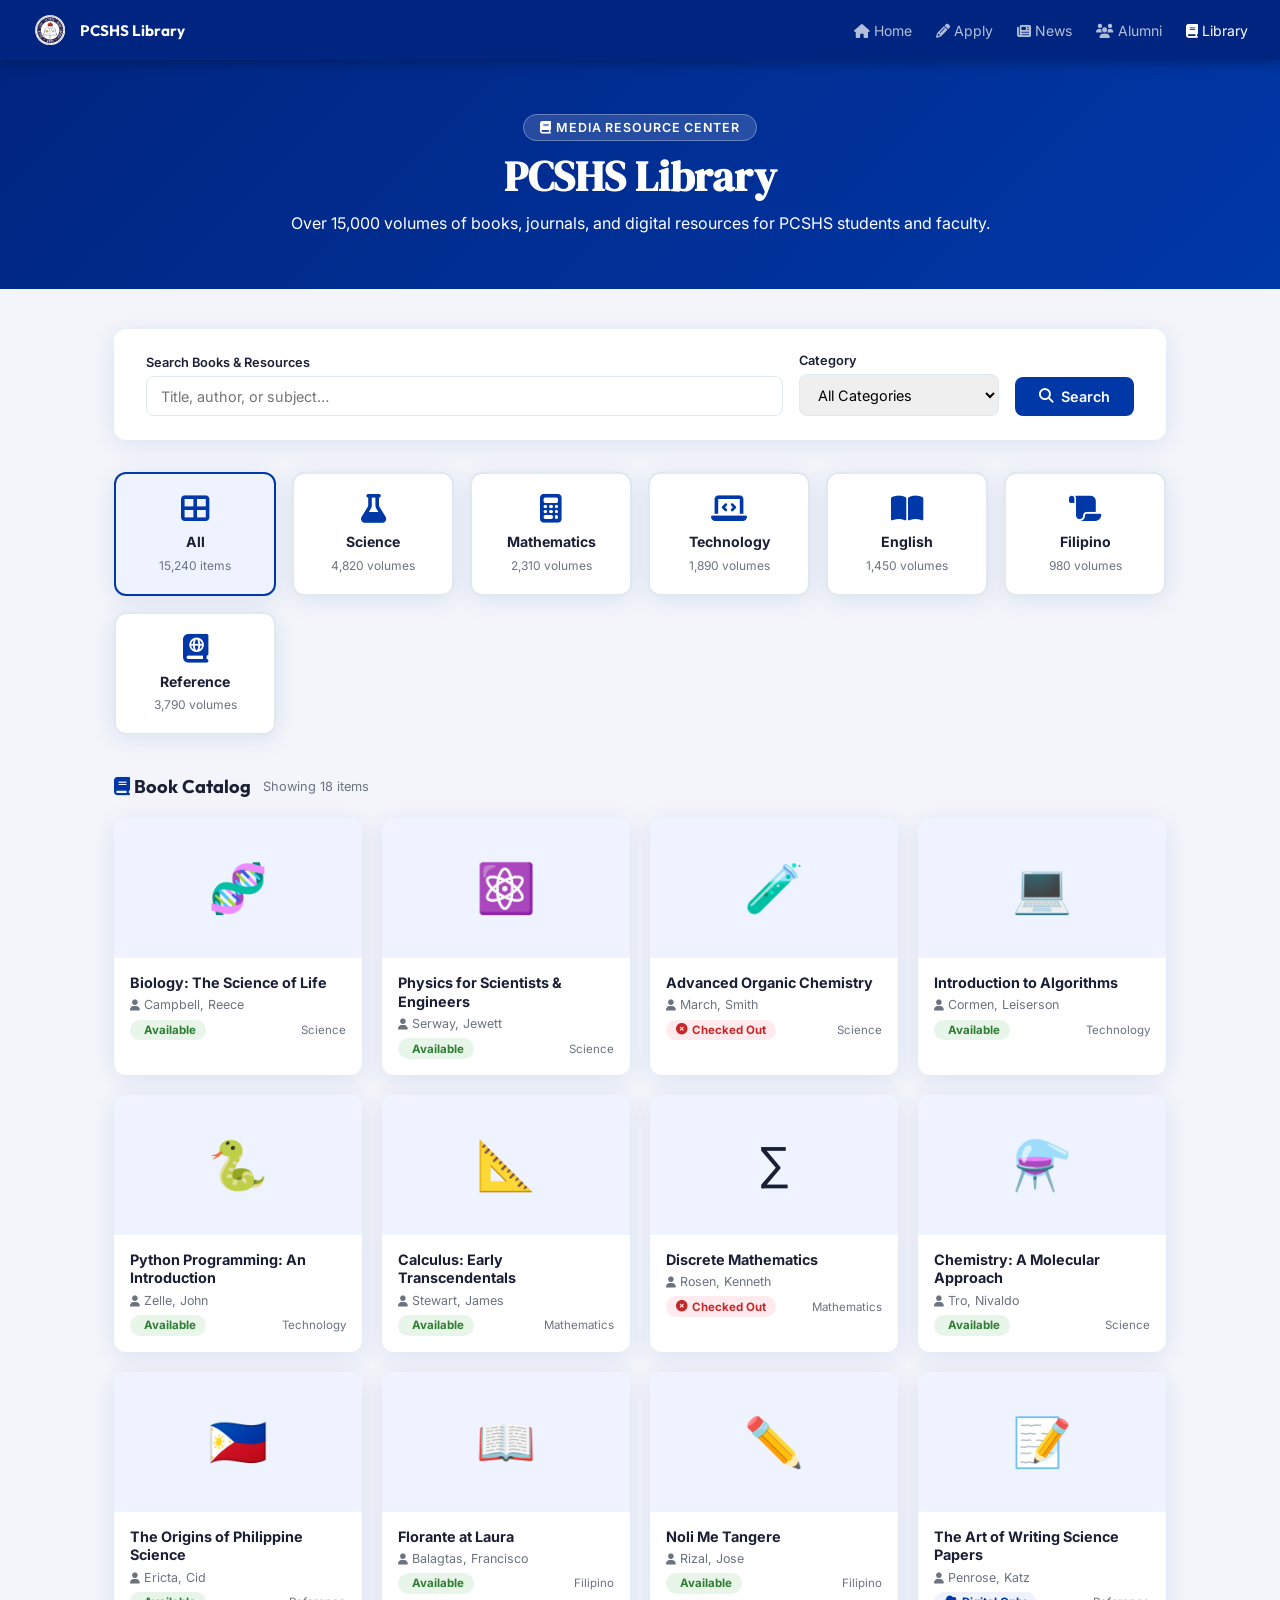
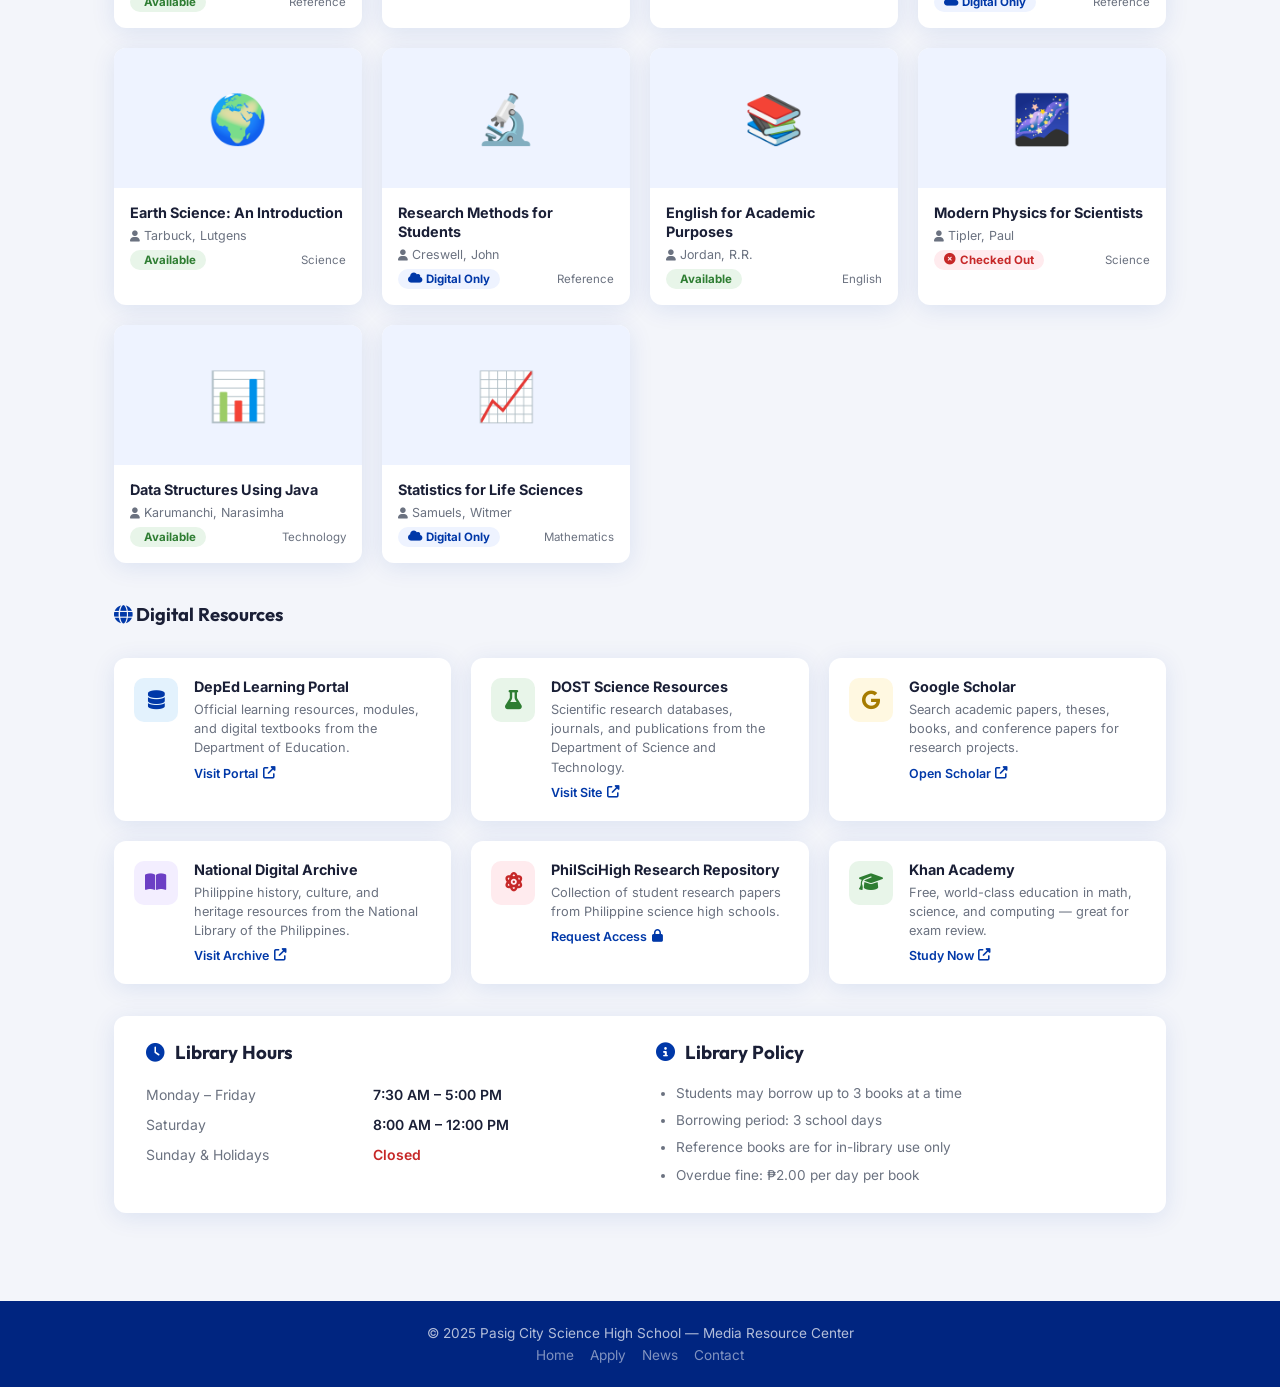
<file: library.html>
<!DOCTYPE html>
<html lang="en">

<head>
    <meta charset="UTF-8" />
    <meta name="viewport" content="width=device-width, initial-scale=1.0" />
    <title>Library — PCSHS</title>
    <link rel="preconnect" href="https://fonts.googleapis.com" />
    <link
        href="https://fonts.googleapis.com/css2?family=DM+Serif+Display&family=Inter:wght@400;500;600;700&family=Outfit:wght@600;700&display=swap"
        rel="stylesheet" />
    <link rel="stylesheet" href="https://cdnjs.cloudflare.com/ajax/libs/font-awesome/6.5.0/css/all.min.css" />
    <style>
        *,
        *::before,
        *::after {
            box-sizing: border-box;
            margin: 0;
            padding: 0
        }

        :root {
            --blue: #0038A8;
            --blue-dark: #002580;
            --blue-pale: #EEF3FF;
            --white: #fff;
            --text: #1A1F36;
            --text-light: #6B7280;
            --gray: #F3F5FA;
            --border: #E2E8F0;
            --radius: 12px;
            --shadow: 0 4px 24px rgba(0, 56, 168, .1)
        }

        body {
            font-family: 'Inter', sans-serif;
            background: var(--gray);
            color: var(--text)
        }

        .enr-nav {
            background: var(--blue-dark);
            padding: .75rem 2rem;
            display: flex;
            align-items: center;
            justify-content: space-between;
            position: sticky;
            top: 0;
            z-index: 100;
            box-shadow: 0 2px 12px rgba(0, 0, 0, .3)
        }

        .enr-nav-logo {
            display: flex;
            align-items: center;
            gap: .75rem;
            text-decoration: none
        }

        .enr-nav-logo img {
            width: 36px;
            height: 36px;
            object-fit: contain
        }

        .enr-nav-logo span {
            color: #fff;
            font-family: 'Outfit', sans-serif;
            font-weight: 700;
            font-size: .95rem
        }

        .enr-nav-links {
            display: flex;
            gap: 1.5rem
        }

        .enr-nav-links a {
            color: rgba(255, 255, 255, .7);
            text-decoration: none;
            font-size: .875rem;
            transition: color .2s
        }

        .enr-nav-links a:hover,
        .enr-nav-links a.active {
            color: #fff
        }

        .page-hero {
            background: linear-gradient(135deg, var(--blue-dark), var(--blue));
            padding: 3.5rem 2rem;
            text-align: center;
            color: #fff;
            position: relative;
            overflow: hidden
        }

        .page-hero::before {
            content: '';
            position: absolute;
            inset: 0;
            background: url('https://images.unsplash.com/photo-1580582932707-520aed937b7b?w=1400&q=60')center/cover;
            opacity: .1
        }

        .page-hero-inner {
            position: relative
        }

        .page-hero h1 {
            font-family: 'DM Serif Display', serif;
            font-size: clamp(1.8rem, 4vw, 2.6rem);
            margin: .75rem 0 .5rem
        }

        .page-tag {
            background: rgba(255, 255, 255, .15);
            border: 1px solid rgba(255, 255, 255, .3);
            padding: .3rem 1rem;
            border-radius: 20px;
            font-size: .78rem;
            font-weight: 600;
            text-transform: uppercase;
            letter-spacing: .07em
        }

        .page-body {
            max-width: 1100px;
            margin: 0 auto;
            padding: 2.5rem 1.5rem
        }

        .search-wrap {
            background: var(--white);
            border-radius: var(--radius);
            padding: 1.5rem 2rem;
            box-shadow: var(--shadow);
            margin-bottom: 2rem;
            display: flex;
            gap: 1rem;
            align-items: flex-end;
            flex-wrap: wrap
        }

        .search-wrap .fg {
            flex: 1;
            min-width: 200px
        }

        .search-wrap .fg label {
            display: block;
            font-size: .8rem;
            font-weight: 600;
            margin-bottom: .4rem
        }

        .search-wrap .fg input,
        .search-wrap .fg select {
            width: 100%;
            padding: .65rem .9rem;
            border: 1.5px solid var(--border);
            border-radius: 8px;
            font-family: 'Inter', sans-serif;
            font-size: .9rem;
            transition: border-color .2s
        }

        .search-wrap .fg input:focus,
        .search-wrap .fg select:focus {
            outline: none;
            border-color: var(--blue)
        }

        .btn {
            display: inline-flex;
            align-items: center;
            gap: .5rem;
            padding: .7rem 1.5rem;
            border-radius: 8px;
            font-weight: 600;
            font-size: .9rem;
            cursor: pointer;
            border: none;
            transition: all .25s;
            font-family: 'Inter', sans-serif
        }

        .btn-primary {
            background: var(--blue);
            color: #fff
        }

        .btn-primary:hover {
            background: var(--blue-dark)
        }

        /* Categories */
        .cat-grid {
            display: grid;
            grid-template-columns: repeat(auto-fill, minmax(160px, 1fr));
            gap: 1rem;
            margin-bottom: 2.5rem
        }

        .cat-card {
            background: var(--white);
            border-radius: var(--radius);
            padding: 1.25rem;
            text-align: center;
            cursor: pointer;
            transition: all .25s;
            border: 2px solid var(--border);
            box-shadow: var(--shadow)
        }

        .cat-card:hover,
        .cat-card.active {
            border-color: var(--blue);
            background: var(--blue-pale)
        }

        .cat-card i {
            font-size: 1.8rem;
            color: var(--blue);
            margin-bottom: .65rem
        }

        .cat-card h4 {
            font-size: .88rem;
            font-weight: 700;
            margin-bottom: .2rem
        }

        .cat-card span {
            font-size: .75rem;
            color: var(--text-light)
        }

        /* Books */
        .books-grid {
            display: grid;
            grid-template-columns: repeat(auto-fill, minmax(220px, 1fr));
            gap: 1.25rem
        }

        .book-card {
            background: var(--white);
            border-radius: var(--radius);
            overflow: hidden;
            box-shadow: var(--shadow);
            transition: transform .25s
        }

        .book-card:hover {
            transform: translateY(-3px)
        }

        .book-cover {
            height: 140px;
            display: flex;
            align-items: center;
            justify-content: center;
            font-size: 3rem
        }

        .book-body {
            padding: 1rem
        }

        .book-body h4 {
            font-size: .9rem;
            font-weight: 700;
            margin-bottom: .3rem;
            line-height: 1.3
        }

        .book-body .b-author {
            font-size: .78rem;
            color: var(--text-light);
            margin-bottom: .45rem
        }

        .book-body .b-tag {
            display: inline-flex;
            align-items: center;
            gap: .3rem;
            font-size: .72rem;
            font-weight: 700;
            padding: .2rem .6rem;
            border-radius: 12px
        }

        .b-avail {
            background: #E8F5E9;
            color: #2E7D32
        }

        .b-out {
            background: #FFEBEE;
            color: #C62828
        }

        .b-digital {
            background: var(--blue-pale);
            color: var(--blue)
        }

        /* Digital resources */
        .res-grid {
            display: grid;
            grid-template-columns: repeat(auto-fill, minmax(280px, 1fr));
            gap: 1.25rem;
            margin-top: 2rem
        }

        .res-card {
            background: var(--white);
            border-radius: var(--radius);
            padding: 1.25rem;
            box-shadow: var(--shadow);
            display: flex;
            align-items: flex-start;
            gap: 1rem
        }

        .res-icon {
            width: 44px;
            height: 44px;
            border-radius: 10px;
            display: flex;
            align-items: center;
            justify-content: center;
            font-size: 1.2rem;
            flex-shrink: 0
        }

        .res-card h4 {
            font-size: .9rem;
            font-weight: 700;
            margin-bottom: .3rem
        }

        .res-card p {
            font-size: .8rem;
            color: var(--text-light);
            line-height: 1.5
        }

        .res-card a {
            font-size: .78rem;
            font-weight: 600;
            color: var(--blue);
            text-decoration: none;
            display: inline-flex;
            align-items: center;
            gap: .3rem;
            margin-top: .5rem
        }

        .section-head {
            margin: 2.5rem 0 1.25rem;
            display: flex;
            align-items: center;
            gap: .75rem
        }

        .section-head h2 {
            font-family: 'Outfit', sans-serif;
            font-size: 1.15rem;
            font-weight: 700
        }

        .section-head span {
            font-size: .8rem;
            color: var(--text-light)
        }

        .enr-footer {
            background: var(--blue-dark);
            color: rgba(255, 255, 255, .7);
            text-align: center;
            padding: 1.5rem;
            font-size: .85rem;
            margin-top: 3rem
        }

        .enr-footer a {
            color: rgba(255, 255, 255, .5);
            text-decoration: none;
            margin: 0 .5rem
        }

        @media(max-width:600px) {
            .enr-nav-links {
                display: none
            }

            .cat-grid {
                grid-template-columns: repeat(3, 1fr)
            }
        }
    </style>
</head>

<body>
    <nav class="enr-nav">
        <a href="index.html" class="enr-nav-logo">
            <img src="pcshs_logo.png"
                onerror="this.src='https://via.placeholder.com/36/0038A8/fff?text=P'" alt="PCSHS" />
            <span>PCSHS Library</span>
        </a>
        <div class="enr-nav-links">
            <a href="index.html"><i class="fas fa-home"></i> Home</a>
            <a href="enroll.html"><i class="fas fa-pencil-alt"></i> Apply</a>
            <a href="news.html"><i class="fas fa-newspaper"></i> News</a>
            <a href="alumni.html"><i class="fas fa-users"></i> Alumni</a>
            <a href="library.html" class="active"><i class="fas fa-book"></i> Library</a>
        </div>
    </nav>

    <div class="page-hero">
        <div class="page-hero-inner">
            <span class="page-tag"><i class="fas fa-book"></i> Media Resource Center</span>
            <h1>PCSHS Library</h1>
            <p>Over 15,000 volumes of books, journals, and digital resources for PCSHS students and faculty.</p>
        </div>
    </div>

    <div class="page-body">
        
        <div class="search-wrap">
            <div class="fg"><label>Search Books & Resources</label><input type="text" id="bookSearch"
                    placeholder="Title, author, or subject…" oninput="filterBooks()" /></div>
            <div class="fg" style="max-width:200px"><label>Category</label>
                <select id="bookCat" onchange="filterBooks()">
                    <option value="">All Categories</option>
                    <option>Science</option>
                    <option>Mathematics</option>
                    <option>Technology</option>
                    <option>Filipino</option>
                    <option>English</option>
                    <option>Social Science</option>
                    <option>Reference</option>
                </select>
            </div>
            <button class="btn btn-primary" onclick="filterBooks()"><i class="fas fa-search"></i> Search</button>
        </div>

        
        <div class="cat-grid">
            <div class="cat-card active" onclick="setBookCat(this,'')"><i class="fas fa-th-large"></i>
                <h4>All</h4><span>15,240 items</span>
            </div>
            <div class="cat-card" onclick="setBookCat(this,'Science')"><i class="fas fa-flask"></i>
                <h4>Science</h4><span>4,820 volumes</span>
            </div>
            <div class="cat-card" onclick="setBookCat(this,'Mathematics')"><i class="fas fa-calculator"></i>
                <h4>Mathematics</h4><span>2,310 volumes</span>
            </div>
            <div class="cat-card" onclick="setBookCat(this,'Technology')"><i class="fas fa-laptop-code"></i>
                <h4>Technology</h4><span>1,890 volumes</span>
            </div>
            <div class="cat-card" onclick="setBookCat(this,'English')"><i class="fas fa-book-open"></i>
                <h4>English</h4><span>1,450 volumes</span>
            </div>
            <div class="cat-card" onclick="setBookCat(this,'Filipino')"><i class="fas fa-scroll"></i>
                <h4>Filipino</h4><span>980 volumes</span>
            </div>
            <div class="cat-card" onclick="setBookCat(this,'Reference')"><i class="fas fa-atlas"></i>
                <h4>Reference</h4><span>3,790 volumes</span>
            </div>
        </div>

        
        <div class="section-head">
            <h2><i class="fas fa-book" style="color:var(--blue)"></i> Book Catalog</h2><span id="bookCount">Showing all
                items</span>
        </div>
        <div class="books-grid" id="booksGrid"></div>

        
        <div class="section-head">
            <h2><i class="fas fa-globe" style="color:var(--blue)"></i> Digital Resources</h2>
        </div>
        <div class="res-grid">
            <div class="res-card">
                <div class="res-icon" style="background:#E3F2FD"><i class="fas fa-database" style="color:#0038A8"></i>
                </div>
                <div>
                    <h4>DepEd Learning Portal</h4>
                    <p>Official learning resources, modules, and digital textbooks from the Department of Education.</p>
                    <a href="https://lms.deped.gov.ph" target="_blank">Visit Portal <i
                            class="fas fa-external-link-alt"></i></a>
                </div>
            </div>
            <div class="res-card">
                <div class="res-icon" style="background:#E8F5E9"><i class="fas fa-flask" style="color:#2E7D32"></i>
                </div>
                <div>
                    <h4>DOST Science Resources</h4>
                    <p>Scientific research databases, journals, and publications from the Department of Science and
                        Technology.</p><a href="https://www.dost.gov.ph" target="_blank">Visit Site <i
                            class="fas fa-external-link-alt"></i></a>
                </div>
            </div>
            <div class="res-card">
                <div class="res-icon" style="background:#FFF8E1"><i class="fab fa-google" style="color:#A67C00"></i>
                </div>
                <div>
                    <h4>Google Scholar</h4>
                    <p>Search academic papers, theses, books, and conference papers for research projects.</p><a
                        href="https://scholar.google.com" target="_blank">Open Scholar <i
                            class="fas fa-external-link-alt"></i></a>
                </div>
            </div>
            <div class="res-card">
                <div class="res-icon" style="background:#F3EEFF"><i class="fas fa-book-open" style="color:#6C3FC5"></i>
                </div>
                <div>
                    <h4>National Digital Archive</h4>
                    <p>Philippine history, culture, and heritage resources from the National Library of the Philippines.
                    </p><a href="https://nlp.gov.ph" target="_blank">Visit Archive <i
                            class="fas fa-external-link-alt"></i></a>
                </div>
            </div>
            <div class="res-card">
                <div class="res-icon" style="background:#FFEBEE"><i class="fas fa-atom" style="color:#C62828"></i></div>
                <div>
                    <h4>PhilSciHigh Research Repository</h4>
                    <p>Collection of student research papers from Philippine science high schools.</p><a href="#"
                        onclick="alert('Repository access requires student login. Contact the librarian.')">Request
                        Access <i class="fas fa-lock"></i></a>
                </div>
            </div>
            <div class="res-card">
                <div class="res-icon" style="background:#E8F5E9"><i class="fas fa-graduation-cap"
                        style="color:#2E7D32"></i></div>
                <div>
                    <h4>Khan Academy</h4>
                    <p>Free, world-class education in math, science, and computing — great for exam review.</p><a
                        href="https://www.khanacademy.org" target="_blank">Study Now <i
                            class="fas fa-external-link-alt"></i></a>
                </div>
            </div>
        </div>

        
        <div
            style="background:var(--white);border-radius:var(--radius);padding:1.5rem 2rem;box-shadow:var(--shadow);margin-top:2rem;display:grid;grid-template-columns:1fr 1fr;gap:2rem">
            <div>
                <h3 style="font-family:'Outfit',sans-serif;margin-bottom:1rem"><i class="fas fa-clock"
                        style="color:var(--blue);margin-right:.4rem"></i> Library Hours</h3>
                <table style="width:100%;font-size:.875rem;border-collapse:collapse">
                    <tr>
                        <td style="padding:.4rem 0;color:var(--text-light)">Monday – Friday</td>
                        <td style="font-weight:600">7:30 AM – 5:00 PM</td>
                    </tr>
                    <tr>
                        <td style="padding:.4rem 0;color:var(--text-light)">Saturday</td>
                        <td style="font-weight:600">8:00 AM – 12:00 PM</td>
                    </tr>
                    <tr>
                        <td style="padding:.4rem 0;color:var(--text-light)">Sunday & Holidays</td>
                        <td style="font-weight:600;color:#C62828">Closed</td>
                    </tr>
                </table>
            </div>
            <div>
                <h3 style="font-family:'Outfit',sans-serif;margin-bottom:1rem"><i class="fas fa-info-circle"
                        style="color:var(--blue);margin-right:.4rem"></i> Library Policy</h3>
                <ul style="font-size:.85rem;color:var(--text-light);padding-left:1.25rem;line-height:2">
                    <li>Students may borrow up to 3 books at a time</li>
                    <li>Borrowing period: 3 school days</li>
                    <li>Reference books are for in-library use only</li>
                    <li>Overdue fine: ₱2.00 per day per book</li>
                </ul>
            </div>
        </div>
    </div>

    <footer class="enr-footer">
        <p>© 2025 Pasig City Science High School — Media Resource Center</p>
        <p style="margin-top:.4rem"><a href="index.html">Home</a><a href="enroll.html">Apply</a><a
                href="news.html">News</a><a href="index.html#contact">Contact</a></p>
    </footer>

    <script>
        const BOOKS = [
            { title: 'Biology: The Science of Life', author: 'Campbell, Reece', cat: 'Science', emoji: '🧬', status: 'available' },
            { title: 'Physics for Scientists & Engineers', author: 'Serway, Jewett', cat: 'Science', emoji: '⚛️', status: 'available' },
            { title: 'Advanced Organic Chemistry', author: 'March, Smith', cat: 'Science', emoji: '🧪', status: 'borrowed' },
            { title: 'Introduction to Algorithms', author: 'Cormen, Leiserson', cat: 'Technology', emoji: '💻', status: 'available' },
            { title: 'Python Programming: An Introduction', author: 'Zelle, John', cat: 'Technology', emoji: '🐍', status: 'available' },
            { title: 'Calculus: Early Transcendentals', author: 'Stewart, James', cat: 'Mathematics', emoji: '📐', status: 'available' },
            { title: 'Discrete Mathematics', author: 'Rosen, Kenneth', cat: 'Mathematics', emoji: '∑', status: 'borrowed' },
            { title: 'Chemistry: A Molecular Approach', author: 'Tro, Nivaldo', cat: 'Science', emoji: '⚗️', status: 'available' },
            { title: 'The Origins of Philippine Science', author: 'Ericta, Cid', cat: 'Reference', emoji: '🇵🇭', status: 'available' },
            { title: 'Florante at Laura', author: 'Balagtas, Francisco', cat: 'Filipino', emoji: '📖', status: 'available' },
            { title: 'Noli Me Tangere', author: 'Rizal, Jose', cat: 'Filipino', emoji: '✏️', status: 'available' },
            { title: 'The Art of Writing Science Papers', author: 'Penrose, Katz', cat: 'Reference', emoji: '📝', status: 'digital' },
            { title: 'Earth Science: An Introduction', author: 'Tarbuck, Lutgens', cat: 'Science', emoji: '🌍', status: 'available' },
            { title: 'Research Methods for Students', author: 'Creswell, John', cat: 'Reference', emoji: '🔬', status: 'digital' },
            { title: 'English for Academic Purposes', author: 'Jordan, R.R.', cat: 'English', emoji: '📚', status: 'available' },
            { title: 'Modern Physics for Scientists', author: 'Tipler, Paul', cat: 'Science', emoji: '🌌', status: 'borrowed' },
            { title: 'Data Structures Using Java', author: 'Karumanchi, Narasimha', cat: 'Technology', emoji: '📊', status: 'available' },
            { title: 'Statistics for Life Sciences', author: 'Samuels, Witmer', cat: 'Mathematics', emoji: '📈', status: 'digital' },
        ];

        let activeCat2 = '';

        function setBookCat(el, cat) {
            activeCat2 = cat;
            document.getElementById('bookCat').value = cat;
            document.querySelectorAll('.cat-card').forEach(c => c.classList.remove('active'));
            el.classList.add('active');
            filterBooks();
        }

        function filterBooks() {
            const q = document.getElementById('bookSearch').value.toLowerCase();
            const cat = document.getElementById('bookCat').value || activeCat2;
            activeCat2 = cat;
            const filtered = BOOKS.filter(b =>
                (!cat || b.cat === cat) &&
                (b.title.toLowerCase().includes(q) || b.author.toLowerCase().includes(q))
            );
            document.getElementById('bookCount').textContent = `Showing ${filtered.length} item${filtered.length !== 1 ? 's' : ''}`;
            const statusMap = {
                available: { cls: 'b-avail', label: 'Available' },
                borrowed: { cls: 'b-out', label: 'Checked Out' },
                digital: { cls: 'b-digital', label: 'Digital Only' },
            };
            document.getElementById('booksGrid').innerHTML = filtered.map(b => {
                const s = statusMap[b.status] || statusMap.available;
                return `<div class="book-card">
      <div class="book-cover" style="background:var(--blue-pale)">${b.emoji}</div>
      <div class="book-body">
        <h4>${b.title}</h4>
        <div class="b-author"><i class="fas fa-user" style="font-size:.7rem"></i> ${b.author}</div>
        <div style="display:flex;align-items:center;justify-content:space-between">
          <span class="b-tag ${s.cls}"><i class="fas fa-${b.status === 'borrowed' ? 'times-circle' : b.status === 'digital' ? 'cloud' : ' check-circle'}"></i> ${s.label}</span>
          <span style="font-size:.72rem;color:var(--text-light)">${b.cat}</span>
        </div>
      </div>
    </div>`;
            }).join('') || '<p style="grid-column:1/-1;text-align:center;padding:2rem;color:var(--text-light)">No books found for your search.</p>';
        }

        filterBooks();
    </script>
</body>

</html>
</file>
<file: style.css>
@import url('https://fonts.googleapis.com/css2?family=Montserrat:ital,wght@0,300;0,400;0,500;0,600;0,700;0,800;1,400&family=Playfair+Display:ital,wght@0,700;0,900;1,700&family=Outfit:wght@400;500;600;700&display=swap');


:root {
  

  
  --blue-primary: #2A418D;
  --blue-dark: #2F2A52;
  --blue-mid: #3a52a8;
  --blue-light: #4a65c0;
  --blue-pale: #eceef8;
  --blue-glow: #7a90d4;

  
  --maroon: #2A418D;
  --maroon-dark: #2F2A52;
  --maroon-light: #3a52a8;
  --blue-main: #2A418D;
  --orange: #2A418D;
  --orange-light: #4a65c0;
  --orange-pale: #eceef8;
  --forest: #2F2A52;

  
  --gold: #C9A84C;
  --gold-light: #F0D483;

  
  --red-accent: #545269;

  
  --white: #FBFBFB;
  --off-white: #f4f5f9;
  --cream: #eceef8;
  --gray-50: #FBFBFB;
  --gray-100: #f4f5f9;
  --gray-200: #CFCED5;
  --gray-400: #8A8EA8;
  --gray-600: #545269;
  --gray-800: #2F2A52;
  --text: #1a1830;
  --text-light: #545269;
  --text-muted: #8A8EA8;

  
  --shadow-sm: 0 2px 12px rgba(42, 65, 141, .07);
  --shadow-md: 0 8px 32px rgba(42, 65, 141, .12);
  --shadow-lg: 0 20px 60px rgba(42, 65, 141, .16);
  --shadow-xl: 0 30px 80px rgba(42, 65, 141, .22);

  
  --radius: 10px;
  --radius-sm: 6px;
  --radius-lg: 16px;
  --transition: .3s cubic-bezier(.4, 0, .2, 1);
  --header-h: 80px;
  --container: 1320px;
}


[data-theme="dark"] {
  --white: #0A0E1A;
  --off-white: #111525;
  --cream: #151A2E;
  --gray-100: #1A2038;
  --gray-200: #222A48;
  --text: #E8EEFF;
  --text-light: #9AA8CC;
  --blue-pale: #1A2A5E;
  --orange-pale: #0D1A40;
  --shadow-sm: 0 2px 12px rgba(0, 0, 0, .4);
  --shadow-md: 0 8px 32px rgba(0, 0, 0, .55);
  --shadow-lg: 0 20px 60px rgba(0, 0, 0, .65);
}


*,
*::before,
*::after {
  box-sizing: border-box;
  margin: 0;
  padding: 0;
}

html {
  scroll-behavior: smooth;
  font-size: 16px;
}

body {
  font-family: 'Montserrat', sans-serif;
  color: var(--text);
  background: var(--white);
  line-height: 1.6;
  overflow-x: hidden;
  transition: background var(--transition), color var(--transition);
}

img {
  max-width: 100%;
  display: block;
}

a {
  text-decoration: none;
  color: inherit;
}

ul {
  list-style: none;
}


.container {
  max-width: var(--container);
  margin: 0 auto;
  padding: 0 3rem;
}


.section-header {
  text-align: center;
  margin-bottom: 4rem;
}

.section-header h2 {
  font-family: 'DM Serif Display', serif;
  font-size: clamp(2rem, 4vw, 3rem);
  color: var(--text);
  margin: .5rem 0 1rem;
  line-height: 1.1;
  letter-spacing: -.02em;
}

[data-theme="dark"] .section-header h2 {
  color: var(--text);
}

.section-header p {
  color: var(--text-light);
  max-width: 640px;
  margin: 0 auto;
  font-size: 1.05rem;
  line-height: 1.75;
}

.section-header.light h2 {
  color: var(--white);
}

.section-header.light p {
  color: rgba(255, 255, 255, .75);
}


.section-tag {
  display: inline-block;
  background: var(--blue-pale);
  color: var(--blue-primary);
  font-size: .72rem;
  font-weight: 700;
  letter-spacing: .14em;
  text-transform: uppercase;
  padding: .3rem 1rem;
  border-radius: 30px;
  margin-bottom: .75rem;
  font-family: 'Outfit', sans-serif;
  border: 1px solid rgba(0, 56, 168, .15);
}

.section-tag.blue {
  background: var(--blue-pale);
  color: var(--blue-primary);
  border-color: rgba(0, 56, 168, .2);
}

.section-footer {
  text-align: center;
  margin-top: 3rem;
}


.btn {
  display: inline-flex;
  align-items: center;
  gap: .5rem;
  padding: .9rem 2.2rem;
  border-radius: 4px;
  font-weight: 600;
  font-size: .92rem;
  border: 2px solid transparent;
  cursor: pointer;
  transition: all var(--transition);
  font-family: 'Outfit', sans-serif;
  letter-spacing: .03em;
}

.btn-primary {
  background: var(--blue-primary);
  color: var(--white);
  border-color: var(--blue-primary);
  box-shadow: 0 4px 16px rgba(0, 56, 168, .25);
}

.btn-primary:hover {
  background: var(--blue-dark);
  border-color: var(--blue-dark);
  transform: translateY(-2px);
  box-shadow: 0 8px 28px rgba(0, 56, 168, .35);
}

.btn-maroon {
  background: var(--blue-primary);
  color: var(--white);
  border-color: var(--blue-primary);
  box-shadow: 0 4px 16px rgba(0, 56, 168, .25);
}

.btn-maroon:hover {
  background: var(--blue-dark);
  border-color: var(--blue-dark);
  transform: translateY(-2px);
  box-shadow: 0 6px 24px rgba(0, 56, 168, .35);
}

.btn-outline {
  background: transparent;
  color: var(--white);
  border-color: rgba(255, 255, 255, .55);
}

.btn-outline:hover {
  background: rgba(255, 255, 255, .15);
  border-color: var(--white);
}

.btn-outline-dark {
  background: transparent;
  color: var(--text);
  border-color: var(--gray-200);
}

.btn-outline-dark:hover {
  border-color: var(--blue-main);
  color: var(--blue-main);
}

.btn-sm {
  padding: .55rem 1.3rem;
  font-size: .85rem;
}

.btn-blue-accent {
  background: var(--blue-light);
  color: var(--white);
  border-color: var(--blue-light);
  box-shadow: 0 4px 16px rgba(26, 115, 232, .25);
}

.btn-blue-accent:hover {
  background: var(--blue-mid);
  border-color: var(--blue-mid);
  transform: translateY(-2px);
}


.utility-bar {
  background: var(--blue-dark);
  color: rgba(255, 255, 255, .88);
  font-size: .78rem;
  position: sticky;
  top: 0;
  z-index: 1000;
  transition: background var(--transition);
  font-family: 'Outfit', sans-serif;
  border-bottom: 1px solid rgba(255, 255, 255, .08);
}

.utility-inner {
  max-width: var(--container);
  margin: 0 auto;
  padding: .45rem 3rem;
  display: flex;
  justify-content: space-between;
  align-items: center;
}

.utility-links {
  display: flex;
  gap: 1.75rem;
}

.utility-links a {
  letter-spacing: .04em;
  transition: color var(--transition);
}

.utility-links a:hover {
  color: var(--gold-light);
}

.utility-right {
  display: flex;
  gap: .5rem;
  align-items: center;
}

.theme-toggle,
.search-toggle {
  background: transparent;
  border: none;
  color: rgba(255, 255, 255, .7);
  cursor: pointer;
  font-size: .95rem;
  padding: .4rem .6rem;
  border-radius: 4px;
  transition: all var(--transition);
}

.theme-toggle:hover,
.search-toggle:hover {
  background: rgba(255, 255, 255, .12);
  color: var(--white);
}


.search-overlay {
  position: fixed;
  inset: 0;
  background: rgba(0, 25, 80, .97);
  z-index: 5000;
  display: none;
  flex-direction: column;
  align-items: center;
  justify-content: flex-start;
  padding-top: 15vh;
  backdrop-filter: blur(16px);
}

.search-overlay.active {
  display: flex;
  animation: fadeIn .2s ease;
}

.search-box {
  display: flex;
  align-items: center;
  gap: 1rem;
  width: 100%;
  max-width: 760px;
  padding: 0 2rem;
  border-bottom: 2px solid rgba(255, 255, 255, .25);
}

.search-box input {
  flex: 1;
  background: transparent;
  border: none;
  color: var(--white);
  font-size: 2.2rem;
  padding: 1rem 0;
  outline: none;
  font-family: 'DM Serif Display', serif;
}

.search-box input::placeholder {
  color: rgba(255, 255, 255, .35);
}

.search-box button {
  background: transparent;
  border: none;
  color: rgba(255, 255, 255, .6);
  font-size: 1.5rem;
  cursor: pointer;
}

.search-box button:hover {
  color: var(--white);
}

.search-results {
  width: 100%;
  max-width: 760px;
  padding: 1.5rem 2rem;
  color: var(--white);
}

.search-result-item {
  padding: .85rem 1rem;
  border-radius: var(--radius-sm);
  cursor: pointer;
  transition: background var(--transition);
  font-size: 1rem;
  border-bottom: 1px solid rgba(255, 255, 255, .08);
}

.search-result-item:hover {
  background: rgba(255, 255, 255, .08);
}


.main-header {
  background: var(--white);
  box-shadow: 0 1px 0 var(--gray-200);
  position: sticky;
  top: 30px;
  z-index: 999;
  transition: all var(--transition);
}

.main-header.scrolled {
  top: 0;
  box-shadow: var(--shadow-md);
}

.header-inner {
  max-width: var(--container);
  margin: 0 auto;
  padding: 0 3rem;
  display: flex;
  align-items: center;
  justify-content: space-between;
  height: var(--header-h);
}

.logo-wrap {
  display: flex;
  align-items: center;
  gap: 1rem;
}

.logo-img {
  width: 56px;
  height: 56px;
  object-fit: contain;
}

.logo-text {
  display: flex;
  flex-direction: column;
}

.logo-main {
  font-family: 'DM Serif Display', serif;
  font-size: 1rem;
  font-weight: 400;
  color: var(--blue-primary);
  line-height: 1.2;
}

.logo-sub {
  font-size: .7rem;
  color: var(--text-muted);
  letter-spacing: .06em;
  font-family: 'Outfit', sans-serif;
  text-transform: uppercase;
}

[data-theme="dark"] .logo-main {
  color: var(--text);
}


.main-nav ul {
  display: flex;
  gap: 0;
}

.main-nav ul li {
  position: relative;
}

.main-nav ul li a {
  display: flex;
  align-items: center;
  gap: .4rem;
  padding: .6rem 1.1rem;
  font-size: .85rem;
  font-weight: 600;
  color: var(--text-light);
  border-radius: 4px;
  transition: all var(--transition);
  white-space: nowrap;
  font-family: 'Outfit', sans-serif;
  letter-spacing: .03em;
  text-transform: uppercase;
}

.main-nav ul li a:hover,
.main-nav ul li a.active {
  color: var(--blue-primary);
  background: var(--blue-pale);
  border-radius: 4px;
}

.main-nav ul li a i {
  font-size: .6rem;
  transition: transform var(--transition);
}

.main-nav ul li:hover>a i {
  transform: rotate(180deg);
}


.dropdown {
  position: absolute;
  top: calc(100% + 8px);
  left: 50%;
  transform: translateX(-50%) translateY(6px);
  background: var(--white);
  border-radius: var(--radius);
  box-shadow: var(--shadow-lg);
  min-width: 220px;
  padding: .5rem;
  opacity: 0;
  pointer-events: none;
  transition: all var(--transition);
  border-top: 3px solid var(--blue-primary);
}

.has-dropdown:hover .dropdown {
  opacity: 1;
  pointer-events: all;
  transform: translateX(-50%) translateY(0);
}

.dropdown a {
  display: flex;
  align-items: center;
  gap: .75rem;
  padding: .75rem 1rem;
  font-size: .85rem;
  font-weight: 500;
  border-radius: var(--radius-sm);
  color: var(--text) !important;
  transition: all var(--transition);
  text-transform: none;
  letter-spacing: normal;
}

.dropdown a:hover {
  background: var(--blue-pale);
  color: var(--blue-primary) !important;
}

.dropdown a i {
  width: 16px;
  color: var(--blue-primary);
}


.hamburger {
  display: none;
  flex-direction: column;
  gap: 5px;
  background: transparent;
  border: none;
  cursor: pointer;
  padding: .5rem;
}

.hamburger span {
  display: block;
  width: 24px;
  height: 2px;
  background: var(--text);
  border-radius: 2px;
  transition: all var(--transition);
}

.hamburger.active span:nth-child(1) {
  transform: rotate(45deg) translate(5px, 5px);
}

.hamburger.active span:nth-child(2) {
  opacity: 0;
}

.hamburger.active span:nth-child(3) {
  transform: rotate(-45deg) translate(5px, -5px);
}


.hero {
  position: relative;
  height: calc(100vh - var(--header-h) - 30px);
  min-height: 640px;
  overflow: hidden;
}

.slides-container {
  position: absolute;
  inset: 0;
}

.slide {
  position: absolute;
  inset: 0;
  background-size: cover;
  background-position: center;
  opacity: 0;
  transition: opacity 1.2s ease;
}

.slide.active {
  opacity: 1;
}

.slide-overlay {
  position: absolute;
  inset: 0;
  background: linear-gradient(105deg,
      rgba(0, 31, 107, .93) 0%,
      rgba(0, 56, 168, .78) 40%,
      rgba(0, 80, 204, .45) 80%,
      transparent 100%);
}


.slide-content {
  position: absolute;
  bottom: 12%;
  left: 7%;
  max-width: 660px;
  color: var(--white);
  animation: slideUp .9s ease;
}

.slide-label {
  display: inline-flex;
  align-items: center;
  gap: .5rem;
  background: rgba(255, 255, 255, .18);
  border: 1px solid rgba(255, 255, 255, .35);
  color: var(--white);
  backdrop-filter: blur(6px);
  font-size: .72rem;
  font-weight: 700;
  letter-spacing: .18em;
  text-transform: uppercase;
  padding: .35rem 1.1rem;
  border-radius: 20px;
  margin-bottom: 1.25rem;
  font-family: 'Outfit', sans-serif;
}

.slide-content h1 {
  font-family: 'DM Serif Display', serif;
  font-size: clamp(2.6rem, 6vw, 4.8rem);
  line-height: 1.08;
  margin-bottom: 1.25rem;
  font-weight: 400;
  letter-spacing: -.01em;
}

.slide-content p {
  font-size: 1.1rem;
  opacity: .88;
  margin-bottom: 2.2rem;
  line-height: 1.75;
  max-width: 520px;
  font-weight: 300;
}

.hero-btns {
  display: flex;
  gap: 1rem;
  flex-wrap: wrap;
}


.slide-nav {
  position: absolute;
  bottom: 2.5rem;
  left: 7%;
  display: flex;
  gap: .5rem;
  z-index: 10;
}

.slide-btn {
  width: 28px;
  height: 3px;
  border-radius: 2px;
  background: rgba(255, 255, 255, .35);
  border: none;
  cursor: pointer;
  transition: all var(--transition);
}

.slide-btn.active {
  background: #fff;
  width: 48px;
  box-shadow: 0 0 8px rgba(255, 255, 255, .5);
}

.slide-arrow {
  position: absolute;
  top: 50%;
  transform: translateY(-50%);
  background: rgba(255, 255, 255, .12);
  border: 1px solid rgba(255, 255, 255, .25);
  color: var(--white);
  width: 48px;
  height: 48px;
  border-radius: 50%;
  font-size: .95rem;
  cursor: pointer;
  transition: all var(--transition);
  backdrop-filter: blur(8px);
  z-index: 10;
}

.slide-arrow:hover {
  background: rgba(255, 255, 255, .25);
}

.slide-arrow.left {
  left: 2rem;
}

.slide-arrow.right {
  right: 2rem;
}


.hero-scroll-hint {
  position: absolute;
  bottom: 2.2rem;
  right: 3rem;
  display: flex;
  flex-direction: column;
  align-items: center;
  gap: .5rem;
  color: rgba(255, 255, 255, .55);
  font-size: .65rem;
  letter-spacing: .18em;
  text-transform: uppercase;
  font-family: 'Outfit', sans-serif;
}

.scroll-line {
  width: 1px;
  height: 44px;
  background: linear-gradient(to bottom, rgba(255, 255, 255, .5), transparent);
  animation: scrollPulse 2s infinite;
}


.stats-bar {
  background: linear-gradient(135deg, var(--blue-dark) 0%, var(--blue-primary) 100%);
  color: var(--white);
  padding: 2.5rem 0;
  position: relative;
  overflow: hidden;
}

.stats-bar::before {
  content: '';
  position: absolute;
  inset: 0;
  background: url("data:image/svg+xml,%3Csvg width='40' height='40' viewBox='0 0 40 40' xmlns='http://www.w3.org/2000/svg'%3E%3Cg fill='%23ffffff' fill-opacity='0.04'%3E%3Ccircle cx='20' cy='20' r='1'/%3E%3C/g%3E%3C/svg%3E");
}

.stats-inner {
  max-width: var(--container);
  margin: 0 auto;
  padding: 0 3rem;
  display: flex;
  justify-content: space-around;
  flex-wrap: wrap;
  gap: 2rem;
}

.stat-item {
  text-align: center;
  position: relative;
}

.stat-item::after {
  content: '';
  position: absolute;
  right: -1rem;
  top: 15%;
  height: 70%;
  width: 1px;
  background: rgba(255, 255, 255, .15);
}

.stat-item:last-child::after {
  display: none;
}

.stat-num {
  font-family: 'DM Serif Display', serif;
  font-size: 2.8rem;
  font-weight: 400;
  color: #A8D4FF;
  line-height: 1;
}

.stat-unit {
  font-size: 1.8rem;
  font-weight: 600;
  color: #A8D4FF;
}

.stat-label {
  display: block;
  font-size: .75rem;
  opacity: .75;
  margin-top: .35rem;
  letter-spacing: .1em;
  text-transform: uppercase;
  font-family: 'Outfit', sans-serif;
}


.alert-banner {
  background: linear-gradient(90deg, var(--blue-mid) 0%, var(--blue-primary) 100%);
  color: var(--white);
  padding: .65rem 3rem;
  font-size: .88rem;
  font-weight: 500;
  font-family: 'Outfit', sans-serif;
  border-top: 2px solid var(--gold);
}

.alert-inner {
  max-width: var(--container);
  margin: 0 auto;
  display: flex;
  align-items: center;
  gap: 1rem;
}

.alert-inner i {
  font-size: 1rem;
  flex-shrink: 0;
}

.alert-inner span {
  flex: 1;
}

.alert-inner a {
  color: var(--white);
  font-weight: 700;
  text-decoration: underline;
}

.alert-inner button {
  background: transparent;
  border: none;
  cursor: pointer;
  font-size: 1rem;
  color: var(--white);
  padding: .2rem .4rem;
  opacity: .75;
}

.alert-inner button:hover {
  opacity: 1;
}


.news-section {
  padding: 6rem 0;
  background: var(--off-white);
}

.news-grid {
  display: grid;
  grid-template-columns: 2fr 1fr;
  gap: 2rem;
}

.news-card {
  background: var(--white);
  border-radius: var(--radius);
  overflow: hidden;
  box-shadow: var(--shadow-sm);
  transition: all var(--transition);
  border: 1px solid var(--gray-200);
}

.news-card:hover {
  transform: translateY(-4px);
  box-shadow: var(--shadow-md);
}

.news-card.featured {
  grid-row: 1 / 3;
  display: flex;
  flex-direction: column;
}

.news-img {
  height: 220px;
  background-size: cover;
  background-position: center;
  position: relative;
}

.news-card.featured .news-img {
  height: 340px;
}

.news-cat {
  position: absolute;
  top: 1rem;
  left: 1rem;
  background: var(--orange);
  color: var(--white);
  font-size: .68rem;
  font-weight: 700;
  letter-spacing: .12em;
  text-transform: uppercase;
  padding: .25rem .8rem;
  border-radius: 2px;
  font-family: 'Outfit', sans-serif;
}

.news-body {
  padding: 1.75rem;
  flex: 1;
}

.news-date {
  font-size: .78rem;
  color: var(--text-muted);
  display: flex;
  align-items: center;
  gap: .4rem;
  margin-bottom: .75rem;
  font-family: 'Outfit', sans-serif;
}

.news-body h3 {
  font-family: 'DM Serif Display', serif;
  font-size: 1.15rem;
  color: var(--text);
  margin-bottom: .75rem;
  line-height: 1.35;
}

.news-card.featured .news-body h3 {
  font-size: 1.55rem;
}

.news-body p {
  font-size: .9rem;
  color: var(--text-light);
  margin-bottom: 1rem;
  line-height: 1.7;
}

.read-more {
  color: var(--orange);
  font-weight: 600;
  font-size: .85rem;
  display: inline-flex;
  align-items: center;
  gap: .4rem;
  transition: gap var(--transition);
  font-family: 'Outfit', sans-serif;
  letter-spacing: .04em;
  text-transform: uppercase;
}

.read-more:hover {
  gap: .8rem;
}


.about-section {
  padding: 6rem 0;
  background: var(--white);
}

.about-grid {
  display: grid;
  grid-template-columns: 1fr 1fr;
  gap: 5rem;
  align-items: center;
}

.about-images {
  position: relative;
  padding-bottom: 3rem;
}

.about-img-main {
  width: 100%;
  border-radius: var(--radius);
  box-shadow: var(--shadow-lg);
}

.about-img-thumb {
  position: absolute;
  bottom: 0;
  right: -2rem;
  width: 200px;
  border-radius: var(--radius);
  border: 6px solid var(--white);
  box-shadow: var(--shadow-md);
}

.about-badge {
  position: absolute;
  top: 2rem;
  left: -1.5rem;
  background: linear-gradient(135deg, var(--blue-primary) 0%, var(--blue-dark) 100%);
  color: var(--white);
  padding: 1.1rem 1.4rem;
  border-radius: var(--radius);
  text-align: center;
  box-shadow: 0 8px 32px rgba(0, 56, 168, .35);
  border: 3px solid rgba(255, 255, 255, .2);
}

.badge-year {
  display: block;
  font-size: .72rem;
  opacity: .8;
  text-transform: uppercase;
  letter-spacing: .1em;
  font-family: 'Outfit', sans-serif;
}

.badge-num {
  display: block;
  font-family: 'DM Serif Display', serif;
  font-size: 2.2rem;
  color: var(--gold-light);
  line-height: 1;
}

.badge-text {
  display: block;
  font-size: .7rem;
  opacity: .8;
  margin-top: .2rem;
  font-family: 'Outfit', sans-serif;
}

.about-content h2 {
  font-family: 'DM Serif Display', serif;
  font-size: clamp(1.9rem, 3vw, 2.6rem);
  color: var(--text);
  margin: .5rem 0 1.4rem;
  line-height: 1.12;
  letter-spacing: -.02em;
}

.about-content p {
  color: var(--text-light);
  margin-bottom: 1.1rem;
  line-height: 1.8;
}

.about-pillars {
  display: flex;
  gap: 1.25rem;
  flex-wrap: wrap;
  margin: 2.25rem 0;
}

.pillar {
  display: flex;
  flex-direction: column;
  align-items: center;
  gap: .5rem;
  width: 80px;
}

.pillar i {
  font-size: 1.4rem;
  color: var(--blue-primary);
  background: var(--blue-pale);
  padding: .8rem;
  border-radius: 50%;
  border: 2px solid rgba(0, 56, 168, .15);
}

.pillar span {
  font-size: .75rem;
  font-weight: 600;
  color: var(--gray-600);
  text-align: center;
  font-family: 'Outfit', sans-serif;
}


.mission-section {
  position: relative;
  padding: 7rem 0;
  overflow: hidden;
}

.mission-bg {
  position: absolute;
  inset: 0;
  background: linear-gradient(135deg, var(--blue-dark) 0%, var(--blue-primary) 60%, var(--blue-mid) 100%);
  z-index: -1;
}

.mission-bg::after {
  content: '';
  position: absolute;
  inset: 0;
  background: url("data:image/svg+xml,%3Csvg width='60' height='60' viewBox='0 0 60 60' xmlns='http://www.w3.org/2000/svg'%3E%3Cg fill='none' stroke='%23ffffff' stroke-width='0.5' stroke-opacity='0.05'%3E%3Ccircle cx='30' cy='30' r='20'/%3E%3C/g%3E%3C/svg%3E");
}

.mv-grid {
  display: grid;
  grid-template-columns: repeat(3, 1fr);
  gap: 2rem;
  margin-top: 1.5rem;
}

.mv-card {
  background: rgba(255, 255, 255, .07);
  border: 1px solid rgba(255, 255, 255, .12);
  border-radius: var(--radius);
  padding: 2.75rem 2.25rem;
  color: var(--white);
  backdrop-filter: blur(10px);
  transition: all var(--transition);
}

.mv-card:hover {
  background: rgba(255, 255, 255, .13);
  transform: translateY(-5px);
}

.mv-icon {
  font-size: 2rem;
  color: var(--gold-light);
  margin-bottom: 1.4rem;
}

.mv-card h3 {
  font-family: 'DM Serif Display', serif;
  font-size: 1.5rem;
  margin-bottom: 1rem;
  font-weight: 400;
}

.mv-card p {
  opacity: .82;
  line-height: 1.8;
  font-size: .95rem;
}

.values-list {
  padding-left: 0;
}

.values-list li {
  display: flex;
  align-items: center;
  gap: .6rem;
  padding: .45rem 0;
  font-size: .95rem;
  opacity: .88;
  border-bottom: 1px solid rgba(255, 255, 255, .08);
}

.values-list li:last-child {
  border-bottom: none;
}

.values-list li i {
  color: var(--gold-light);
}


.academics-section {
  padding: 6rem 0;
  background: var(--cream);
}

.programs-grid {
  display: grid;
  grid-template-columns: repeat(3, 1fr);
  gap: 1.75rem;
}

.program-card {
  background: var(--white);
  border-radius: var(--radius);
  padding: 2.25rem 2rem;
  box-shadow: var(--shadow-sm);
  cursor: pointer;
  transition: all var(--transition);
  border: 1px solid var(--gray-200);
  border-top: 4px solid transparent;
}

.program-card:hover {
  transform: translateY(-6px);
  box-shadow: var(--shadow-md);
  border-top-color: var(--blue-primary);
}

.program-icon {
  font-size: 1.75rem;
  color: var(--blue-primary);
  background: var(--blue-pale);
  width: 62px;
  height: 62px;
  display: flex;
  align-items: center;
  justify-content: center;
  border-radius: var(--radius);
  margin-bottom: 1.4rem;
  border: 2px solid rgba(0, 56, 168, .12);
  transition: all var(--transition);
}

.program-card:hover .program-icon {
  background: var(--blue-primary);
  color: var(--white);
  border-color: var(--blue-primary);
}

.program-card h3 {
  font-family: 'DM Serif Display', serif;
  font-size: 1.2rem;
  color: var(--text);
  margin-bottom: .75rem;
  font-weight: 400;
}

.program-card p {
  font-size: .9rem;
  color: var(--text-light);
  margin-bottom: 1.25rem;
  line-height: 1.7;
}

.program-link {
  display: inline-flex;
  align-items: center;
  gap: .4rem;
  color: var(--blue-primary);
  font-size: .82rem;
  font-weight: 700;
  font-family: 'Outfit', sans-serif;
  letter-spacing: .05em;
  text-transform: uppercase;
  transition: gap var(--transition);
}

.program-card:hover .program-link {
  gap: .8rem;
}


.research-section {
  padding: 7rem 0;
  background: var(--white);
}

.research-intro {
  display: grid;
  grid-template-columns: 1.2fr 1fr;
  gap: 5rem;
  align-items: center;
  margin-bottom: 5rem;
}

.research-intro-text h2 {
  font-family: 'DM Serif Display', serif;
  font-size: clamp(2rem, 3.5vw, 3rem);
  color: var(--text);
  margin: .5rem 0 1.5rem;
  line-height: 1.1;
  letter-spacing: -.02em;
}

.research-intro-text p {
  color: var(--text-light);
  line-height: 1.85;
  margin-bottom: 1.25rem;
}

.research-stat-row {
  display: flex;
  gap: 2.5rem;
  margin-top: 2rem;
}

.r-stat {
  border-left: 3px solid var(--blue-primary);
  padding-left: 1rem;
}

.r-stat strong {
  display: block;
  font-family: 'DM Serif Display', serif;
  font-size: 2rem;
  color: var(--blue-primary);
  line-height: 1;
}

.r-stat span {
  font-size: .8rem;
  color: var(--text-muted);
  font-family: 'Outfit', sans-serif;
  text-transform: uppercase;
  letter-spacing: .08em;
}


.research-feature-img {
  border-radius: var(--radius-lg);
  overflow: hidden;
  position: relative;
  height: 380px;
  box-shadow: var(--shadow-xl);
}

.research-feature-img img {
  width: 100%;
  height: 100%;
  object-fit: cover;
}

.research-feature-badge {
  position: absolute;
  bottom: 1.5rem;
  left: 1.5rem;
  background: rgba(0, 31, 107, .92);
  color: var(--white);
  padding: .75rem 1.25rem;
  border-radius: var(--radius-sm);
  font-size: .85rem;
  font-family: 'Outfit', sans-serif;
  backdrop-filter: blur(8px);
  border-left: 3px solid var(--gold);
}

.research-feature-badge strong {
  display: block;
  font-size: 1rem;
  margin-bottom: .1rem;
}


.research-grid {
  display: grid;
  grid-template-columns: repeat(3, 1fr);
  gap: 1.75rem;
}

.research-card {
  border-radius: var(--radius);
  overflow: hidden;
  border: 1px solid var(--gray-200);
  background: var(--white);
  transition: all var(--transition);
}

.research-card:hover {
  transform: translateY(-5px);
  box-shadow: var(--shadow-md);
}

.research-img {
  height: 190px;
  background-size: cover;
  background-position: center;
  position: relative;
}

.research-topic {
  position: absolute;
  top: 1rem;
  left: 1rem;
  background: var(--blue-primary);
  color: var(--white);
  font-size: .68rem;
  font-weight: 700;
  letter-spacing: .12em;
  text-transform: uppercase;
  padding: .25rem .8rem;
  border-radius: 20px;
  font-family: 'Outfit', sans-serif;
}

.research-body {
  padding: 1.5rem;
}

.research-body h4 {
  font-family: 'DM Serif Display', serif;
  font-size: 1.1rem;
  color: var(--text);
  margin-bottom: .75rem;
  line-height: 1.35;
}

.research-body p {
  font-size: .88rem;
  color: var(--text-light);
  line-height: 1.7;
  margin-bottom: 1rem;
}

.research-meta {
  display: flex;
  align-items: center;
  gap: 1rem;
  font-size: .78rem;
  color: var(--text-muted);
  font-family: 'Outfit', sans-serif;
}


.skills-section {
  padding: 6rem 0;
  background: linear-gradient(135deg, var(--blue-dark) 0%, var(--blue-primary) 60%, var(--blue-mid) 100%);
  color: var(--white);
  position: relative;
  overflow: hidden;
}

.skills-section::before {
  content: '';
  position: absolute;
  width: 600px;
  height: 600px;
  background: radial-gradient(circle, rgba(74, 144, 245, .15) 0%, transparent 70%);
  top: -200px;
  right: -100px;
  pointer-events: none;
}

.skills-grid {
  display: grid;
  grid-template-columns: 1fr 1fr;
  gap: 5rem;
  align-items: center;
}

.skills-text h2 {
  font-family: 'DM Serif Display', serif;
  font-size: clamp(2rem, 3.5vw, 3rem);
  margin: .5rem 0 1.25rem;
  line-height: 1.1;
  font-weight: 400;
}

.skills-text p {
  opacity: .82;
  line-height: 1.8;
  margin-bottom: 1.5rem;
}

.progress-list {
  display: flex;
  flex-direction: column;
  gap: 1.75rem;
}

.progress-item {}

.progress-header {
  display: flex;
  justify-content: space-between;
  align-items: center;
  margin-bottom: .6rem;
}

.progress-label {
  font-family: 'Outfit', sans-serif;
  font-size: .88rem;
  font-weight: 600;
  letter-spacing: .04em;
  text-transform: uppercase;
}

.progress-pct {
  font-family: 'DM Serif Display', serif;
  font-size: 1.1rem;
  color: var(--gold-light);
}

.progress-track {
  height: 8px;
  background: rgba(255, 255, 255, .15);
  border-radius: 4px;
  overflow: hidden;
}

.progress-fill {
  height: 100%;
  border-radius: 4px;
  background: linear-gradient(90deg, #A8D4FF 0%, #ffffff 100%);
  width: 0;
  transition: width 1.5s cubic-bezier(.4, 0, .2, 1);
  box-shadow: 0 0 12px rgba(168, 212, 255, .4);
}

.progress-fill.animated {}


.ticker-section {
  background: var(--blue-dark);
  color: var(--white);
  padding: .85rem 0;
  display: flex;
  align-items: center;
  overflow: hidden;
}

.ticker-label {
  background: var(--gold);
  color: var(--maroon-dark);
  font-size: .74rem;
  font-weight: 700;
  letter-spacing: .1em;
  text-transform: uppercase;
  padding: .4rem 1.5rem;
  white-space: nowrap;
  flex-shrink: 0;
  font-family: 'Outfit', sans-serif;
}

.ticker-wrap {
  flex: 1;
  overflow: hidden;
  position: relative;
}

.ticker-content {
  display: flex;
  gap: 3.5rem;
  animation: ticker 30s linear infinite;
  white-space: nowrap;
  font-size: .85rem;
  opacity: .88;
  padding: .4rem 0;
  font-family: 'Outfit', sans-serif;
}

.ticker-content span {
  flex-shrink: 0;
}


.admissions-section {
  padding: 6rem 0;
  background: var(--cream);
}

.admissions-inner {
  display: grid;
  grid-template-columns: 1.5fr 1fr;
  gap: 5rem;
  align-items: start;
}

.admissions-content h2 {
  font-family: 'DM Serif Display', serif;
  font-size: clamp(1.9rem, 3vw, 2.8rem);
  color: var(--text);
  margin: .5rem 0 1.4rem;
  letter-spacing: -.02em;
  line-height: 1.1;
}

.admissions-content p {
  color: var(--text-light);
  margin-bottom: 2rem;
  line-height: 1.8;
}

.admission-steps {
  display: flex;
  flex-direction: column;
  gap: 1.5rem;
  margin-bottom: 2.75rem;
}

.step {
  display: flex;
  gap: 1.4rem;
  align-items: flex-start;
}

.step-num {
  font-family: 'DM Serif Display', serif;
  font-size: 2rem;
  font-weight: 400;
  color: var(--orange-light);
  line-height: 1;
  flex-shrink: 0;
  width: 48px;
  opacity: .8;
}

.step-text h4 {
  font-size: 1rem;
  font-weight: 700;
  color: var(--text);
  margin-bottom: .25rem;
  font-family: 'Outfit', sans-serif;
}

.step-text p {
  font-size: .9rem;
  color: var(--text-light);
}

.sidebar-box {
  background: var(--white);
  border-radius: var(--radius);
  padding: 1.85rem;
  margin-bottom: 1.5rem;
  border-left: 4px solid var(--orange);
  box-shadow: var(--shadow-sm);
  border: 1px solid var(--gray-200);
  border-left: 4px solid var(--orange);
}

.sidebar-box h4 {
  display: flex;
  align-items: center;
  gap: .6rem;
  font-size: .95rem;
  font-weight: 700;
  color: var(--text);
  margin-bottom: 1.25rem;
  font-family: 'Outfit', sans-serif;
  text-transform: uppercase;
  letter-spacing: .05em;
}

.sidebar-box h4 i {
  color: var(--orange);
}

.sidebar-box ul li {
  display: flex;
  align-items: center;
  gap: .6rem;
  padding: .4rem 0;
  font-size: .9rem;
  color: var(--text-light);
  border-bottom: 1px solid var(--gray-100);
}

.sidebar-box ul li:last-child {
  border-bottom: none;
}

.sidebar-box ul li i {
  color: var(--orange);
}

.key-dates li {
  display: flex;
  justify-content: space-between;
  padding: .55rem 0;
  border-bottom: 1px solid var(--gray-100);
  font-size: .9rem;
}

.key-dates li:last-child {
  border-bottom: none;
}

.date-label {
  font-weight: 600;
  color: var(--text);
  font-family: 'Outfit', sans-serif;
}


.gallery-section {
  padding: 6rem 0;
  background: var(--white);
}

.gallery-filters {
  display: flex;
  gap: .75rem;
  justify-content: center;
  flex-wrap: wrap;
  margin-bottom: 2.75rem;
}

.filter-btn {
  padding: .5rem 1.35rem;
  border-radius: 30px;
  border: 2px solid var(--gray-200);
  background: transparent;
  color: var(--text-light);
  font-size: .82rem;
  font-weight: 600;
  cursor: pointer;
  transition: all var(--transition);
  font-family: 'Outfit', sans-serif;
  letter-spacing: .04em;
}

.filter-btn.active,
.filter-btn:hover {
  background: var(--maroon);
  border-color: var(--maroon);
  color: var(--white);
}

.gallery-grid {
  display: grid;
  grid-template-columns: repeat(4, 1fr);
  gap: 1rem;
}

.gal-item {
  border-radius: var(--radius);
  overflow: hidden;
  cursor: pointer;
  position: relative;
  aspect-ratio: 1;
}

.gal-item img {
  width: 100%;
  height: 100%;
  object-fit: cover;
  transition: transform .5s ease;
}

.gal-item:hover img {
  transform: scale(1.08);
}

.gal-overlay {
  position: absolute;
  inset: 0;
  background: rgba(90, 12, 14, .8);
  display: flex;
  flex-direction: column;
  align-items: center;
  justify-content: center;
  gap: .5rem;
  color: var(--white);
  opacity: 0;
  transition: opacity var(--transition);
  font-size: .88rem;
  font-weight: 600;
  font-family: 'Outfit', sans-serif;
}

.gal-item:hover .gal-overlay {
  opacity: 1;
}

.gal-overlay i {
  font-size: 1.5rem;
}

.gal-item.hidden {
  display: none;
}


.lightbox {
  position: fixed;
  inset: 0;
  background: rgba(0, 0, 0, .96);
  z-index: 8000;
  display: none;
  align-items: center;
  justify-content: center;
  flex-direction: column;
  gap: 1rem;
}

.lightbox.active {
  display: flex;
  animation: fadeIn .2s ease;
}

.lightbox img {
  max-width: 90vw;
  max-height: 80vh;
  object-fit: contain;
  border-radius: var(--radius);
}

.lightbox #lightboxCaption {
  color: rgba(255, 255, 255, .65);
  font-size: .9rem;
  font-family: 'Outfit', sans-serif;
}

.lb-close {
  position: absolute;
  top: 1.5rem;
  right: 1.5rem;
  background: rgba(255, 255, 255, .1);
  border: none;
  color: var(--white);
  font-size: 1.5rem;
  width: 44px;
  height: 44px;
  border-radius: 50%;
  cursor: pointer;
  transition: background var(--transition);
}

.lb-close:hover {
  background: rgba(255, 255, 255, .25);
}


.life-section {
  padding: 6rem 0;
  background: var(--off-white);
}

.life-grid {
  display: grid;
  grid-template-columns: repeat(3, 1fr);
  gap: 2rem;
}

.life-card {
  border-radius: var(--radius);
  overflow: hidden;
  box-shadow: var(--shadow-sm);
  background: var(--white);
  transition: all var(--transition);
  border: 1px solid var(--gray-200);
}

.life-card:hover {
  transform: translateY(-6px);
  box-shadow: var(--shadow-md);
}

.life-card img {
  width: 100%;
  height: 230px;
  object-fit: cover;
}

.life-card-body {
  padding: 1.85rem;
}

.life-card-body h3 {
  font-family: 'DM Serif Display', serif;
  font-size: 1.3rem;
  margin-bottom: .75rem;
  font-weight: 400;
}

.life-card-body p {
  font-size: .9rem;
  color: var(--text-light);
  margin-bottom: 1.4rem;
  line-height: 1.7;
}


.events-section {
  padding: 6rem 0;
  background: var(--white);
}

.events-inner {
  max-width: 860px;
  margin: 0 auto;
}

.events-header {
  margin-bottom: 3rem;
}

.events-header h2 {
  font-family: 'DM Serif Display', serif;
  font-size: 2.5rem;
  color: var(--text);
  margin-top: .5rem;
  font-weight: 400;
}

.events-list {
  display: flex;
  flex-direction: column;
  gap: 1rem;
}

.event-item {
  background: var(--white);
  border: 1px solid var(--gray-200);
  border-radius: var(--radius);
  padding: 1.4rem 1.75rem;
  display: flex;
  align-items: center;
  gap: 1.75rem;
  transition: all var(--transition);
}

.event-item:hover {
  border-color: var(--orange);
  transform: translateX(6px);
  box-shadow: var(--shadow-md);
  background: var(--orange-pale);
}

.event-date {
  text-align: center;
  flex-shrink: 0;
  width: 56px;
}

.ev-month {
  display: block;
  font-size: .68rem;
  font-weight: 700;
  text-transform: uppercase;
  letter-spacing: .12em;
  color: var(--orange);
  font-family: 'Outfit', sans-serif;
}

.ev-day {
  display: block;
  font-family: 'DM Serif Display', serif;
  font-size: 2.2rem;
  color: var(--text);
  line-height: 1;
}

.event-info {
  flex: 1;
}

.event-info h4 {
  font-size: 1rem;
  font-weight: 600;
  color: var(--text);
  margin-bottom: .25rem;
  font-family: 'Outfit', sans-serif;
}

.event-info p {
  font-size: .82rem;
  color: var(--text-muted);
}

.event-btn {
  background: var(--orange-pale);
  color: var(--orange);
  font-size: .8rem;
  font-weight: 700;
  padding: .45rem 1.1rem;
  border-radius: 30px;
  white-space: nowrap;
  transition: all var(--transition);
  font-family: 'Outfit', sans-serif;
  letter-spacing: .05em;
  text-transform: uppercase;
}

.event-btn:hover {
  background: var(--orange);
  color: var(--white);
}


.quote-section {
  padding: 6rem 0;
  background: var(--cream);
}

.quotes-slider {
  position: relative;
  min-height: 200px;
}

.quote-slide {
  display: none;
  text-align: center;
  max-width: 760px;
  margin: 0 auto;
  animation: fadeIn .5s ease;
}

.quote-slide.active {
  display: block;
}

.quote-icon {
  font-size: 3rem;
  color: var(--maroon);
  opacity: .2;
  margin-bottom: 1.25rem;
}

.quote-slide p {
  font-family: 'DM Serif Display', serif;
  font-size: 1.35rem;
  color: var(--text);
  line-height: 1.65;
  font-style: italic;
  margin-bottom: 2.25rem;
}

.quote-author {
  display: flex;
  align-items: center;
  justify-content: center;
  gap: 1.1rem;
}

.quote-author img {
  width: 56px;
  height: 56px;
  border-radius: 50%;
  object-fit: cover;
  border: 3px solid var(--maroon);
}

.quote-author strong {
  display: block;
  font-size: .95rem;
  font-weight: 700;
  color: var(--text);
}

.quote-author span {
  font-size: .82rem;
  color: var(--text-muted);
  font-family: 'Outfit', sans-serif;
}

.quote-dots {
  display: flex;
  justify-content: center;
  gap: .6rem;
  margin-top: 2.5rem;
}

.q-dot {
  width: 8px;
  height: 8px;
  border-radius: 50%;
  background: var(--gray-200);
  border: none;
  cursor: pointer;
  transition: all var(--transition);
}

.q-dot.active {
  background: var(--maroon);
  width: 28px;
  border-radius: 4px;
}


.faculty-section {
  padding: 6rem 0;
  background: var(--off-white);
}

.faculty-grid {
  display: grid;
  grid-template-columns: repeat(4, 1fr);
  gap: 1.75rem;
}

.faculty-card {
  background: var(--white);
  border-radius: var(--radius);
  overflow: hidden;
  box-shadow: var(--shadow-sm);
  transition: all var(--transition);
  border: 1px solid var(--gray-200);
}

.faculty-card:hover {
  transform: translateY(-6px);
  box-shadow: var(--shadow-md);
}

.faculty-img {
  height: 210px;
  background-size: cover;
  background-position: center top;
}

.faculty-info {
  padding: 1.5rem;
}

.faculty-info h4 {
  font-family: 'DM Serif Display', serif;
  font-size: 1.05rem;
  margin-bottom: .25rem;
  font-weight: 400;
}

.faculty-info span {
  display: block;
  font-size: .78rem;
  color: var(--orange);
  font-weight: 700;
  margin-bottom: .75rem;
  font-family: 'Outfit', sans-serif;
  text-transform: uppercase;
  letter-spacing: .05em;
}

.faculty-info p {
  font-size: .85rem;
  color: var(--text-light);
}


.contact-section {
  padding: 6rem 0;
  background: var(--cream);
}

.contact-grid {
  display: grid;
  grid-template-columns: 1fr 1.3fr;
  gap: 5rem;
  align-items: start;
}

.contact-info h2 {
  font-family: 'DM Serif Display', serif;
  font-size: 2.5rem;
  color: var(--text);
  margin: .5rem 0 1.4rem;
  font-weight: 400;
}

.contact-info p {
  color: var(--text-light);
  margin-bottom: 2.25rem;
  line-height: 1.8;
}

.contact-items {
  display: flex;
  flex-direction: column;
  gap: 1.5rem;
  margin-bottom: 2.25rem;
}

.c-item {
  display: flex;
  gap: 1rem;
  align-items: flex-start;
}

.c-item i {
  font-size: 1rem;
  color: var(--orange);
  background: var(--orange-pale);
  padding: .75rem;
  border-radius: var(--radius-sm);
  flex-shrink: 0;
}

.c-item strong {
  display: block;
  font-size: .76rem;
  color: var(--text-muted);
  text-transform: uppercase;
  letter-spacing: .06em;
  margin-bottom: .2rem;
  font-family: 'Outfit', sans-serif;
}

.c-item span {
  font-size: .95rem;
  color: var(--text);
}

.social-links {
  display: flex;
  gap: .75rem;
}

.soc-btn {
  width: 40px;
  height: 40px;
  border-radius: 50%;
  background: var(--gray-100);
  color: var(--text-light);
  display: flex;
  align-items: center;
  justify-content: center;
  font-size: .95rem;
  transition: all var(--transition);
}

.soc-btn:hover {
  background: var(--maroon);
  color: var(--white);
  transform: translateY(-3px);
}

.contact-form-wrap {
  background: var(--white);
  border-radius: var(--radius-lg);
  padding: 2.75rem;
  box-shadow: var(--shadow-lg);
  border: 1px solid var(--gray-200);
}

.contact-form-wrap h3 {
  font-family: 'DM Serif Display', serif;
  font-size: 1.6rem;
  margin-bottom: 2rem;
  color: var(--text);
  font-weight: 400;
}

.form-row {
  display: grid;
  grid-template-columns: 1fr 1fr;
  gap: 1rem;
}

.form-group {
  margin-bottom: 1.25rem;
}

.form-group label {
  display: block;
  font-size: .8rem;
  font-weight: 700;
  color: var(--text);
  margin-bottom: .4rem;
  font-family: 'Outfit', sans-serif;
  text-transform: uppercase;
  letter-spacing: .06em;
}

.form-group input,
.form-group select,
.form-group textarea {
  width: 100%;
  padding: .8rem 1.1rem;
  border: 2px solid var(--gray-200);
  border-radius: var(--radius-sm);
  font-family: 'Inter', sans-serif;
  font-size: .9rem;
  color: var(--text);
  background: var(--white);
  transition: border-color var(--transition);
  outline: none;
}

.form-group input:focus,
.form-group select:focus,
.form-group textarea:focus {
  border-color: var(--orange);
}

.form-group textarea {
  resize: vertical;
}


.map-wrap {
  border-top: 5px solid var(--maroon);
}

.map-wrap iframe {
  display: block;
  filter: saturate(.75);
}


.main-footer {
  background: #0D0D0A;
  color: rgba(255, 255, 255, .75);
}

.footer-top {
  padding: 5rem 0 2.5rem;
}

.footer-grid {
  display: grid;
  grid-template-columns: 2fr 1fr 1fr 1.5fr;
  gap: 3rem;
}

.footer-logo {
  width: 56px;
  height: 56px;
  object-fit: contain;
  margin-bottom: 1.25rem;
}

.footer-brand h4 {
  font-family: 'DM Serif Display', serif;
  font-size: 1.15rem;
  color: var(--white);
  margin-bottom: .75rem;
  line-height: 1.3;
  font-weight: 400;
}

.footer-brand p {
  font-size: .88rem;
  opacity: .65;
  margin-bottom: 1.75rem;
  line-height: 1.7;
}

.footer-links h5 {
  color: var(--white);
  font-size: .78rem;
  font-weight: 700;
  letter-spacing: .1em;
  margin-bottom: 1.4rem;
  text-transform: uppercase;
  font-family: 'Outfit', sans-serif;
}

.footer-links ul {
  display: flex;
  flex-direction: column;
  gap: .65rem;
}

.footer-links ul a {
  font-size: .88rem;
  opacity: .65;
  transition: all var(--transition);
}

.footer-links ul a:hover {
  opacity: 1;
  color: var(--gold-light);
  padding-left: .5rem;
}

.footer-newsletter h5 {
  color: var(--white);
  font-size: .78rem;
  font-weight: 700;
  letter-spacing: .1em;
  margin-bottom: 1.1rem;
  text-transform: uppercase;
  font-family: 'Outfit', sans-serif;
}

.footer-newsletter p {
  font-size: .88rem;
  opacity: .65;
  margin-bottom: 1.4rem;
  line-height: 1.7;
}

.footer-newsletter form {
  display: flex;
  flex-direction: column;
  gap: .75rem;
}

.footer-newsletter input {
  padding: .8rem 1rem;
  border-radius: var(--radius-sm);
  border: 1px solid rgba(255, 255, 255, .15);
  background: rgba(255, 255, 255, .06);
  color: var(--white);
  font-size: .9rem;
  outline: none;
}

.footer-newsletter input::placeholder {
  color: rgba(255, 255, 255, .3);
}

.footer-newsletter button {
  background: var(--gold);
  color: var(--maroon-dark);
  border: none;
  border-radius: var(--radius-sm);
  padding: .8rem 1.25rem;
  font-weight: 700;
  font-size: .88rem;
  cursor: pointer;
  display: flex;
  align-items: center;
  gap: .5rem;
  justify-content: center;
  transition: all var(--transition);
  font-family: 'Outfit', sans-serif;
  letter-spacing: .05em;
}

.footer-newsletter button:hover {
  background: var(--gold-light);
}

.footer-bottom {
  border-top: 1px solid rgba(255, 255, 255, .08);
  padding: 1.75rem 0;
}

.footer-bottom .container {
  display: flex;
  justify-content: space-between;
  align-items: center;
  flex-wrap: wrap;
  gap: 1rem;
  font-size: .8rem;
  opacity: .55;
  font-family: 'Outfit', sans-serif;
}

.footer-bottom-links {
  display: flex;
  gap: 1.75rem;
}

.footer-bottom-links a {
  opacity: .7;
  transition: opacity var(--transition);
}

.footer-bottom-links a:hover {
  opacity: 1;
}


.back-to-top {
  position: fixed;
  bottom: 2rem;
  right: 2rem;
  background: var(--maroon);
  color: var(--white);
  border: none;
  width: 46px;
  height: 46px;
  border-radius: 50%;
  font-size: 1rem;
  cursor: pointer;
  box-shadow: var(--shadow-md);
  opacity: 0;
  pointer-events: none;
  transition: all var(--transition);
  z-index: 500;
}

.back-to-top.visible {
  opacity: 1;
  pointer-events: all;
}

.back-to-top:hover {
  background: var(--maroon-dark);
  transform: translateY(-3px);
}


.modal-overlay {
  position: fixed;
  inset: 0;
  background: rgba(0, 0, 0, .72);
  z-index: 9000;
  display: none;
  align-items: center;
  justify-content: center;
  padding: 2rem;
  backdrop-filter: blur(6px);
}

.modal-overlay.active {
  display: flex;
  animation: fadeIn .2s ease;
}

.modal {
  background: var(--white);
  border-radius: var(--radius-lg);
  padding: 2.75rem;
  max-width: 560px;
  width: 100%;
  position: relative;
  box-shadow: var(--shadow-xl);
  max-height: 90vh;
  overflow-y: auto;
  animation: slideUp .3s ease;
}

.modal h2 {
  font-family: 'DM Serif Display', serif;
  font-size: 1.8rem;
  color: var(--text);
  margin-bottom: 1rem;
  display: flex;
  align-items: center;
  gap: .75rem;
  font-weight: 400;
}

.modal h2 i {
  color: var(--orange);
  font-size: 1.3rem;
}

.modal p,
.modal ul {
  color: var(--text-light);
  font-size: .95rem;
  line-height: 1.75;
}

.modal ul {
  padding-left: 1.5rem;
}

.modal ul li {
  margin-bottom: .5rem;
}

.modal-close {
  position: absolute;
  top: 1.25rem;
  right: 1.25rem;
  background: var(--gray-100);
  border: none;
  color: var(--text-muted);
  width: 36px;
  height: 36px;
  border-radius: 50%;
  font-size: 1rem;
  cursor: pointer;
  transition: all var(--transition);
}

.modal-close:hover {
  background: var(--orange-pale);
  color: var(--orange);
}


.toast {
  position: fixed;
  bottom: 5rem;
  left: 50%;
  transform: translateX(-50%) translateY(20px);
  background: var(--maroon-dark);
  color: var(--white);
  padding: 1rem 2rem;
  border-radius: 50px;
  font-size: .9rem;
  font-weight: 500;
  box-shadow: var(--shadow-lg);
  opacity: 0;
  pointer-events: none;
  transition: all .3s ease;
  z-index: 9999;
  font-family: 'Outfit', sans-serif;
}

.toast.show {
  opacity: 1;
  transform: translateX(-50%) translateY(0);
}


.stat-mini {
  text-align: center;
  background: var(--orange-pale);
  padding: 1rem 1.5rem;
  border-radius: var(--radius-sm);
  flex: 1;
}

.stat-mini strong {
  display: block;
  font-size: 1.5rem;
  font-weight: 700;
  color: var(--orange);
  font-family: 'DM Serif Display', serif;
}

.stat-mini span {
  font-size: .8rem;
  color: var(--text-muted);
  font-family: 'Outfit', sans-serif;
}


@keyframes slideUp {
  from {
    opacity: 0;
    transform: translateY(30px);
  }

  to {
    opacity: 1;
    transform: translateY(0);
  }
}

@keyframes fadeIn {
  from {
    opacity: 0;
  }

  to {
    opacity: 1;
  }
}

@keyframes ticker {
  from {
    transform: translateX(0);
  }

  to {
    transform: translateX(-50%);
  }
}

@keyframes scrollPulse {

  0%,
  100% {
    opacity: .3;
  }

  50% {
    opacity: 1;
  }
}

@keyframes progressGrow {
  from {
    width: 0;
  }
}

.reveal {
  opacity: 0;
  transform: translateY(40px);
  transition: all .75s cubic-bezier(.4, 0, .2, 1);
}

.reveal.visible {
  opacity: 1;
  transform: translateY(0);
}


@media (max-width: 1100px) {
  :root {
    --container: 100%;
  }

  .news-grid {
    grid-template-columns: 1fr;
  }

  .news-card.featured {
    grid-row: auto;
  }

  .about-img-thumb {
    display: none;
  }

  .faculty-grid {
    grid-template-columns: repeat(2, 1fr);
  }

  .footer-grid {
    grid-template-columns: 1fr 1fr;
  }

  .research-intro {
    grid-template-columns: 1fr;
    gap: 2.5rem;
  }

  .research-feature-img {
    height: 300px;
  }

  .skills-grid {
    grid-template-columns: 1fr;
    gap: 3rem;
  }
}

@media (max-width: 900px) {
  .programs-grid {
    grid-template-columns: repeat(2, 1fr);
  }

  .life-grid {
    grid-template-columns: 1fr 1fr;
  }

  .mv-grid {
    grid-template-columns: 1fr;
    gap: 1.25rem;
  }

  .about-grid {
    grid-template-columns: 1fr;
  }

  .admissions-inner {
    grid-template-columns: 1fr;
  }

  .contact-grid {
    grid-template-columns: 1fr;
  }

  .gallery-grid {
    grid-template-columns: repeat(2, 1fr);
  }

  .research-grid {
    grid-template-columns: 1fr 1fr;
  }
}

@media (max-width: 768px) {
  .container {
    padding: 0 1.5rem;
  }

  .utility-links {
    display: none;
  }

  .header-inner {
    padding: 0 1.5rem;
  }

  .main-nav {
    display: none;
    position: fixed;
    inset: 0;
    top: calc(30px + var(--header-h));
    background: var(--white);
    padding: 2rem;
    overflow-y: auto;
    z-index: 900;
    flex-direction: column;
  }

  .main-nav.open {
    display: flex;
    animation: fadeIn .2s ease;
  }

  .main-nav ul {
    flex-direction: column;
    gap: .25rem;
  }

  .main-nav ul li a {
    font-size: 1rem;
    padding: .9rem 1rem;
  }

  .dropdown {
    position: static;
    transform: none;
    opacity: 1;
    pointer-events: all;
    box-shadow: none;
    border: none;
    border-left: 3px solid var(--orange-pale);
    border-radius: 0;
    padding-left: 1rem;
    display: none;
  }

  .has-dropdown.open .dropdown {
    display: block;
  }

  .hamburger {
    display: flex;
  }

  .programs-grid {
    grid-template-columns: 1fr;
  }

  .life-grid {
    grid-template-columns: 1fr;
  }

  .admissions-inner {
    gap: 2rem;
  }

  .footer-grid {
    grid-template-columns: 1fr;
  }

  .slide-content {
    left: 5%;
    bottom: 20%;
  }

  .slide-arrow {
    display: none;
  }

  .faculty-grid {
    grid-template-columns: 1fr 1fr;
  }

  .form-row {
    grid-template-columns: 1fr;
  }

  .research-grid {
    grid-template-columns: 1fr;
  }

  .stats-inner {
    padding: 0 1.5rem;
  }

  .utility-inner {
    padding: .45rem 1.5rem;
  }
}

@media (max-width: 480px) {
  .stats-inner {
    display: grid;
    grid-template-columns: repeat(2, 1fr);
  }

  .gallery-grid {
    grid-template-columns: repeat(2, 1fr);
  }

  .faculty-grid {
    grid-template-columns: 1fr;
  }

  .about-badge {
    left: 0;
    top: -1.5rem;
  }

  .research-stat-row {
    flex-direction: column;
    gap: 1.25rem;
  }
}


.news-detail-modal {
  max-width: 680px !important;
  padding: 0 !important;
  overflow: hidden;
}

.ndm-img {
  height: 300px;
  background-size: cover;
  background-position: center;
  position: relative;
}

.ndm-body {
  padding: 2rem 2.25rem 2.5rem;
}

.ndm-body h2 {
  font-family: 'DM Serif Display', serif;
  font-size: clamp(1.3rem, 3vw, 1.8rem);
  margin: .75rem 0 1.25rem;
  line-height: 1.25;
  color: var(--text);
}

.ndm-body p {
  color: var(--text-light);
  line-height: 1.85;
  font-size: .96rem;
}




.modal-wide {
  max-width: 720px !important;
}


.mstep-header {
  padding: 1.75rem 2rem 0;
  border-bottom: 1.5px solid var(--gray-200);
  padding-bottom: 1.25rem;
  margin-bottom: 1.75rem;
}

.mstep-title {
  display: flex;
  align-items: flex-start;
  gap: 1rem;
  margin-bottom: 1.25rem;
}

.mstep-title i {
  font-size: 1.6rem;
  color: var(--blue-primary);
  margin-top: .2rem;
}

.mstep-title h2 {
  font-size: 1.3rem;
  font-family: 'DM Serif Display', serif;
  margin-bottom: .2rem;
  color: var(--text);
}

.mstep-title p {
  font-size: .85rem;
  color: var(--text-light);
}

.mstep-bar {
  height: 6px;
  background: var(--gray-200);
  border-radius: 6px;
  overflow: hidden;
  margin-bottom: .85rem;
}

.mstep-fill {
  height: 100%;
  background: linear-gradient(90deg, var(--blue-primary), var(--blue-light));
  border-radius: 6px;
  transition: width .45s cubic-bezier(.4, 0, .2, 1);
}

.mstep-labels {
  display: flex;
  justify-content: space-between;
}

.mslabel {
  display: flex;
  align-items: center;
  gap: .4rem;
  font-size: .78rem;
  font-weight: 600;
  color: var(--text-muted);
  font-family: 'Outfit', sans-serif;
  transition: color var(--transition);
}

.msl-num {
  width: 22px;
  height: 22px;
  border-radius: 50%;
  background: var(--gray-200);
  color: var(--text-muted);
  display: flex;
  align-items: center;
  justify-content: center;
  font-size: .72rem;
  font-weight: 700;
  transition: all var(--transition);
}

.mslabel.active {
  color: var(--blue-primary);
}

.mslabel.active .msl-num {
  background: var(--blue-primary);
  color: var(--white);
}

.mslabel.done .msl-num {
  background: #2E7D32;
  color: var(--white);
}

.mstep {
  padding: 0 2rem 1.75rem;
}

.step-heading {
  font-size: 1.05rem;
  font-weight: 700;
  color: var(--text);
  margin-bottom: 1.25rem;
  padding-bottom: .65rem;
  border-bottom: 1.5px solid var(--gray-100);
}

.mstep-nav {
  display: flex;
  justify-content: space-between;
  align-items: center;
  margin-top: 1.75rem;
  padding-top: 1rem;
  border-top: 1.5px solid var(--gray-100);
}

.checkbox-label {
  display: flex;
  align-items: flex-start;
  gap: .75rem;
  font-size: .9rem;
  color: var(--text-light);
  line-height: 1.6;
  cursor: pointer;
}

.checkbox-label input {
  flex-shrink: 0;
  margin-top: .2rem;
  accent-color: var(--blue-primary);
}

.app-summary {
  background: var(--blue-pale);
  border-radius: var(--radius);
  padding: 1.25rem 1.5rem;
  display: grid;
  grid-template-columns: 1fr 1fr;
  gap: .5rem 1.5rem;
  border: 1.5px solid rgba(0, 56, 168, .15);
}

.app-summary .sum-item {
  font-size: .875rem;
}

.app-summary .sum-item span {
  color: var(--text-muted);
  font-size: .75rem;
  display: block;
}

.app-summary .sum-item strong {
  color: var(--text);
}


.faculty-card {
  position: relative;
  overflow: hidden;
}

.faculty-hover-badge {
  position: absolute;
  bottom: -40px;
  left: 50%;
  transform: translateX(-50%);
  background: rgba(0, 56, 168, .9);
  color: var(--white);
  padding: .4rem 1rem;
  border-radius: 20px;
  font-size: .78rem;
  font-weight: 600;
  white-space: nowrap;
  display: flex;
  align-items: center;
  gap: .4rem;
  transition: bottom var(--transition);
  backdrop-filter: blur(8px);
}

.faculty-card:hover .faculty-hover-badge {
  bottom: 1rem;
}


.faculty-profile-modal {
  max-width: 640px !important;
  padding: 0 !important;
  overflow: hidden;
}

.fpm-header {
  display: flex;
  align-items: stretch;
  min-height: 200px;
  background: linear-gradient(135deg, var(--blue-dark) 0%, var(--blue-primary) 100%);
  color: var(--white);
}

.fpm-img {
  width: 180px;
  flex-shrink: 0;
  background-size: cover;
  background-position: center top;
}

.fpm-meta {
  padding: 1.75rem 1.5rem;
  display: flex;
  flex-direction: column;
  justify-content: center;
}

.fpm-meta h2 {
  font-family: 'DM Serif Display', serif;
  font-size: 1.5rem;
  margin-bottom: .35rem;
  color: var(--white);
}

.fpm-role {
  font-size: .88rem;
  opacity: .85;
  display: flex;
  align-items: center;
  gap: .4rem;
  margin-bottom: .85rem;
}

.fpm-tags {
  display: flex;
  flex-wrap: wrap;
  gap: .5rem;
}

.fpm-tags span {
  background: rgba(255, 255, 255, .15);
  color: var(--white);
  padding: .2rem .7rem;
  border-radius: 20px;
  font-size: .72rem;
  font-weight: 600;
  backdrop-filter: blur(4px);
}

.fpm-body {
  padding: 1.5rem 2rem 2rem;
}

.fpm-section {
  margin-bottom: 1.5rem;
}

.fpm-section h4 {
  font-size: .88rem;
  font-weight: 700;
  color: var(--blue-primary);
  text-transform: uppercase;
  letter-spacing: .06em;
  margin-bottom: .75rem;
  display: flex;
  align-items: center;
  gap: .5rem;
}

.fpm-section ul {
  padding-left: 0;
  display: flex;
  flex-direction: column;
  gap: .45rem;
}

.fpm-section ul li {
  padding: .4rem .65rem;
  background: var(--blue-pale);
  border-radius: var(--radius-sm);
  font-size: .875rem;
  color: var(--text);
  border-left: 3px solid var(--blue-primary);
  list-style: none;
}

.fpm-section p {
  font-size: .88rem;
  color: var(--text-light);
}


.clubs-grid {
  display: grid;
  grid-template-columns: repeat(3, 1fr);
  gap: 1rem;
  margin-top: .5rem;
}

.club-card {
  background: var(--off-white);
  border-radius: var(--radius);
  padding: 1.25rem;
  border: 1.5px solid var(--gray-200);
  transition: all var(--transition);
}

.club-card:hover {
  transform: translateY(-3px);
  box-shadow: var(--shadow-md);
  border-color: var(--blue-primary);
}

.club-icon {
  width: 44px;
  height: 44px;
  border-radius: var(--radius-sm);
  display: flex;
  align-items: center;
  justify-content: center;
  font-size: 1.2rem;
  margin-bottom: .85rem;
}

.club-card h4 {
  font-size: .9rem;
  font-weight: 700;
  margin-bottom: .4rem;
  color: var(--text);
}

.club-card p {
  font-size: .82rem;
  color: var(--text-light);
  line-height: 1.6;
}

@media (max-width: 600px) {
  .clubs-grid {
    grid-template-columns: 1fr 1fr;
  }

  .fpm-header {
    flex-direction: column;
  }

  .fpm-img {
    width: 100%;
    height: 180px;
  }

  .app-summary {
    grid-template-columns: 1fr;
  }
}


.research-detail-modal {
  max-width: 680px !important;
  padding: 0 !important;
  overflow: hidden;
}

.rdm-img {
  height: 240px;
  background-size: cover;
  background-position: center;
  position: relative;
}

.rdm-img .research-topic {
  position: absolute;
  bottom: 1rem;
  left: 1.5rem;
}

.rdm-body {
  padding: 1.75rem 2rem 2.25rem;
}

.rdm-body h2 {
  font-family: 'DM Serif Display', serif;
  font-size: clamp(1.15rem, 2.5vw, 1.55rem);
  line-height: 1.25;
  margin-bottom: .85rem;
  color: var(--text);
}

.rdm-meta {
  display: flex;
  flex-wrap: wrap;
  gap: .65rem 1.5rem;
  margin-bottom: 1.5rem;
  font-size: .875rem;
  color: var(--text-light);
}

.rdm-meta span {
  display: flex;
  align-items: center;
  gap: .35rem;
}

.rdm-section {
  margin-bottom: 1.35rem;
}

.rdm-section h4 {
  font-size: .82rem;
  font-weight: 700;
  text-transform: uppercase;
  letter-spacing: .07em;
  display: flex;
  align-items: center;
  gap: .45rem;
  margin-bottom: .6rem;
}

.rdm-section p {
  font-size: .92rem;
  color: var(--text-light);
  line-height: 1.85;
}


.research-expand-btn {
  margin-top: 1rem;
  display: inline-flex;
  align-items: center;
  gap: .4rem;
  font-size: .8rem !important;
  padding: .4rem .9rem !important;
}


.s-badge {
  display: inline-flex;
  align-items: center;
  justify-content: center;
  min-width: 20px;
  height: 20px;
  border-radius: 10px;
  background: #D32F2F;
  color: #fff;
  font-size: .72rem;
  font-weight: 700;
  padding: 0 5px;
  margin-left: auto;
}
</file>
